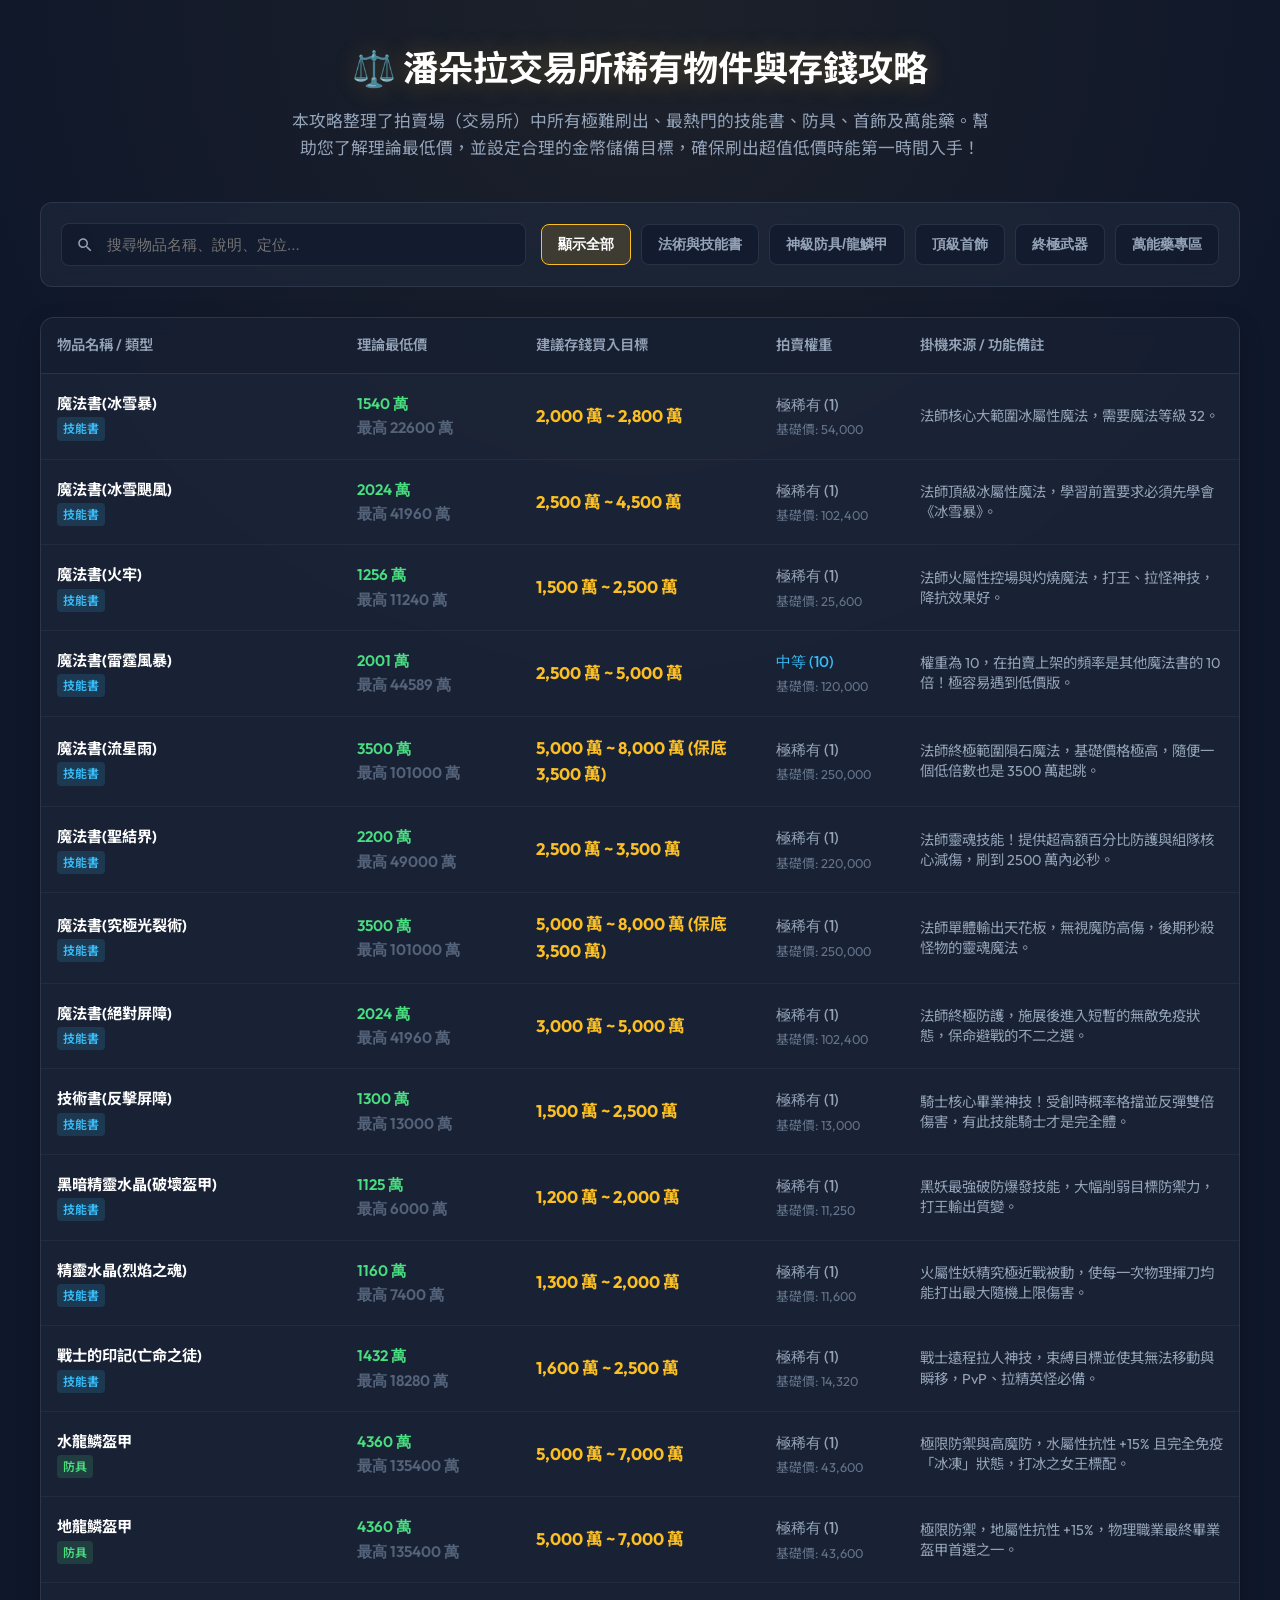
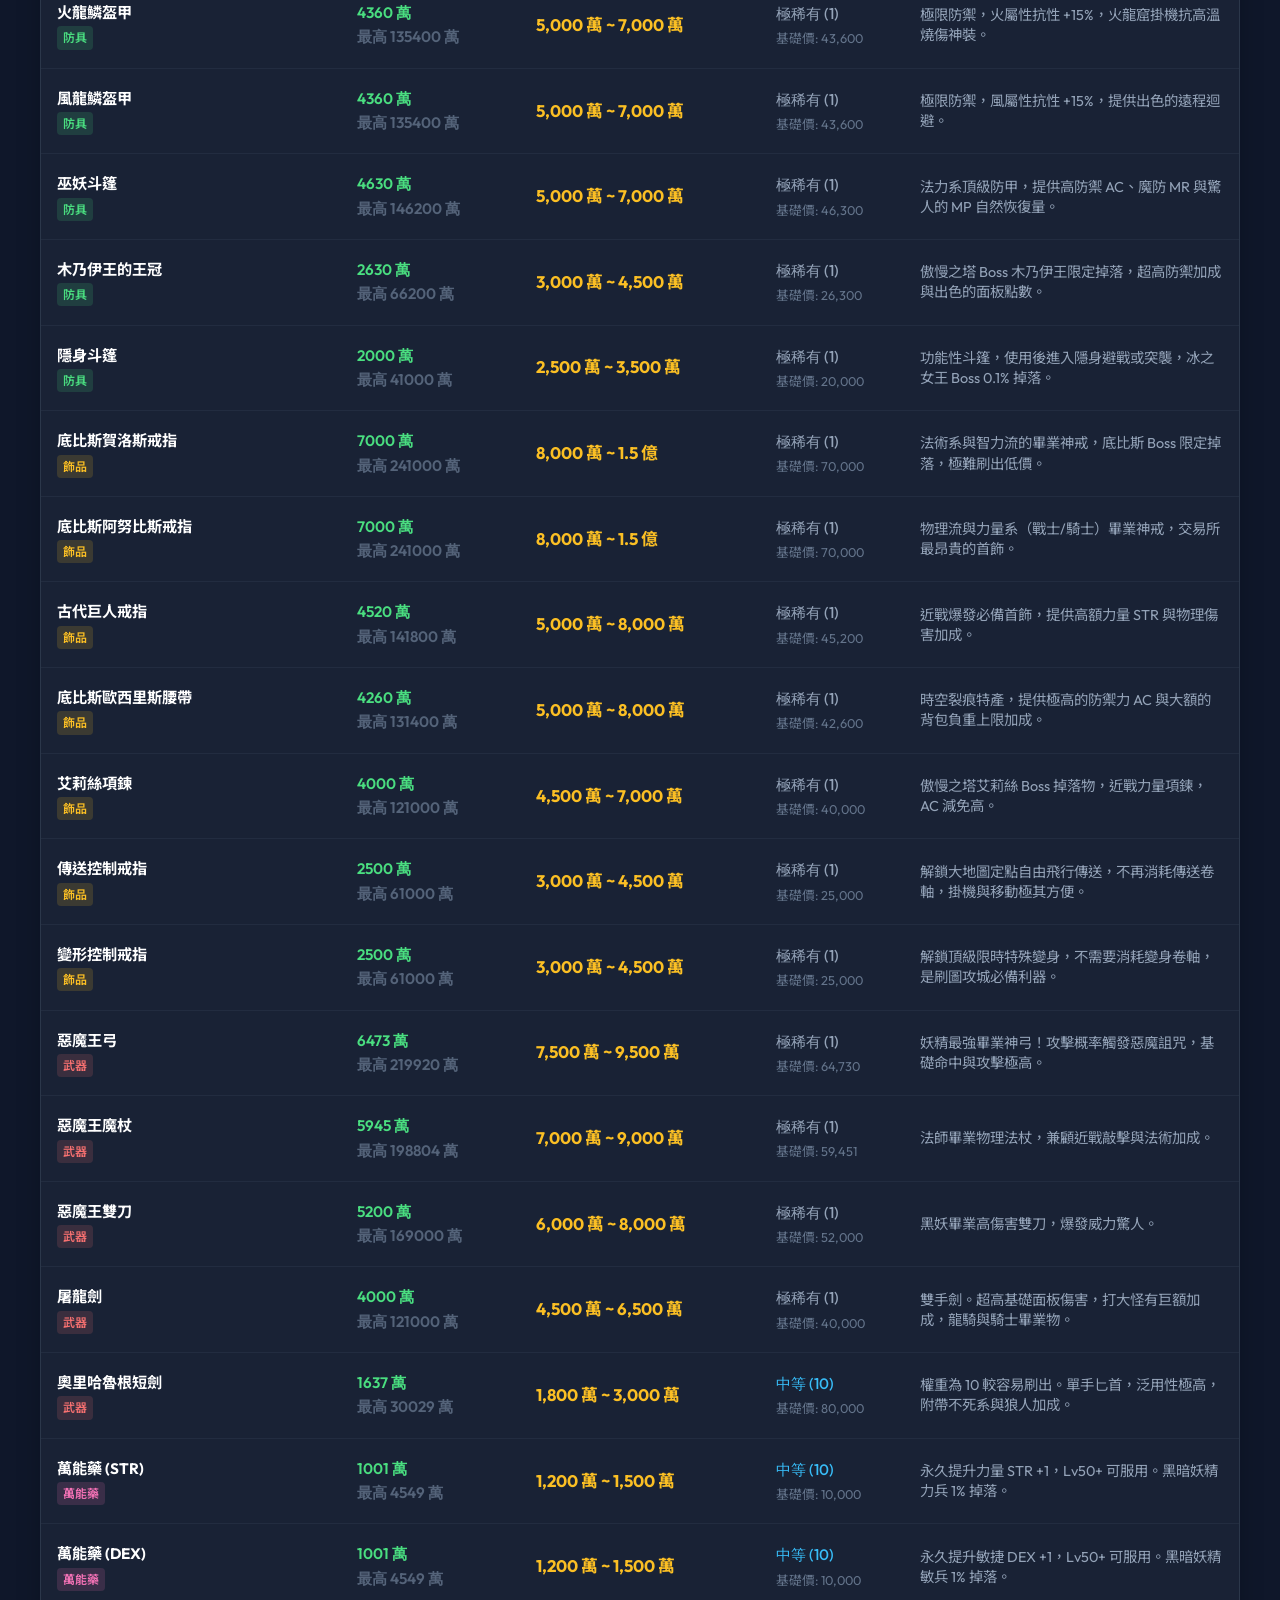
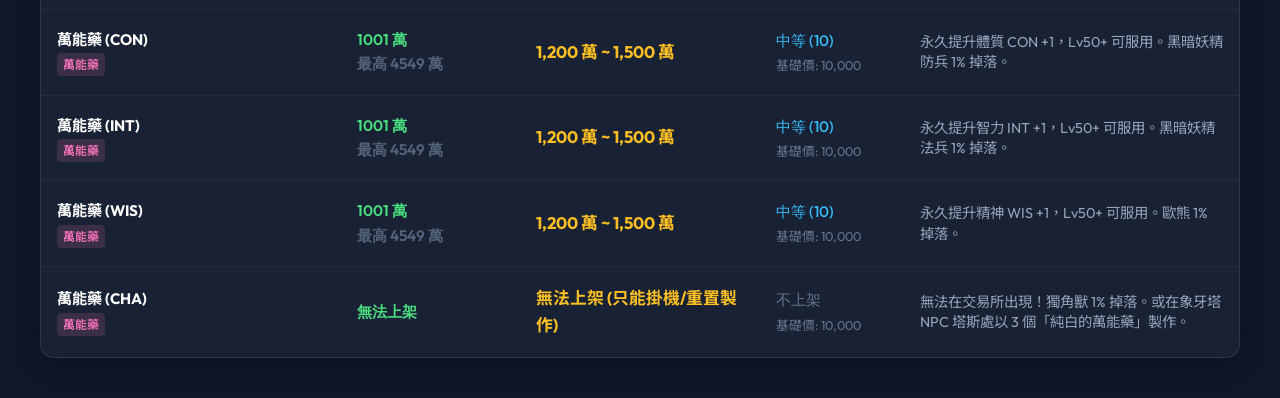
<file: auction_pricing_guide.html>
<!DOCTYPE html>
<html lang="zh-TW">
<head>
    <meta charset="UTF-8">
    <meta name="viewport" content="width=device-width, initial-scale=1.0">
    <title>放置天堂 v3.1.23 交易所稀有熱門物品定價與存錢攻略</title>
    <link href="https://fonts.googleapis.com/css2?family=Outfit:wght@300;400;600;700&family=Noto+Sans+TC:wght@300;400;500;700&display=swap" rel="stylesheet">
    <style>
        :root {
            --bg-color: #0f172a;
            --panel-bg: rgba(30, 41, 59, 0.7);
            --border-color: rgba(71, 85, 105, 0.4);
            --text-color: #f1f5f9;
            --text-secondary: #94a3b8;
            --accent-relic: #38bdf8;
            --accent-gold: #fbbf24;
            --accent-green: #4ade80;
            --accent-disabled: #64748b;
        }

        * {
            box-sizing: border-box;
            margin: 0;
            padding: 0;
        }

        body {
            font-family: 'Outfit', 'Noto Sans TC', sans-serif;
            background-color: var(--bg-color);
            color: var(--text-color);
            line-height: 1.6;
            min-height: 100vh;
            padding: 40px 20px;
            background-image: radial-gradient(circle at center top, rgba(251, 191, 36, 0.06), transparent 700px);
        }

        .container {
            width: 100%;
            max-width: 1200px;
            margin: 0 auto;
        }

        header {
            margin-bottom: 40px;
            text-align: center;
        }

        header h1 {
            font-size: 2.2rem;
            font-weight: 700;
            color: #fff;
            text-shadow: 0 0 25px rgba(251, 191, 36, 0.25);
            margin-bottom: 12px;
            display: flex;
            align-items: center;
            justify-content: center;
            gap: 12px;
        }

        header p {
            color: var(--text-secondary);
            font-size: 1.05rem;
            max-width: 700px;
            margin: 0 auto;
        }

        /* Controls Section */
        .toolbar {
            background-color: var(--panel-bg);
            border: 1px solid var(--border-color);
            border-radius: 12px;
            padding: 20px;
            margin-bottom: 30px;
            backdrop-filter: blur(8px);
            display: flex;
            gap: 15px;
            align-items: center;
            flex-wrap: wrap;
        }

        .search-box {
            position: relative;
            flex-grow: 1;
            min-width: 250px;
        }

        .search-box input {
            width: 100%;
            padding: 12px 20px;
            padding-left: 45px;
            background-color: rgba(15, 23, 42, 0.6);
            border: 1px solid var(--border-color);
            border-radius: 8px;
            color: #fff;
            font-size: 0.95rem;
            outline: none;
            transition: all 0.3s ease;
        }

        .search-box input:focus {
            border-color: var(--accent-gold);
            box-shadow: 0 0 12px rgba(251, 191, 36, 0.2);
        }

        .search-box svg {
            position: absolute;
            left: 15px;
            top: 50%;
            transform: translateY(-50%);
            fill: var(--text-secondary);
            width: 18px;
            height: 18px;
        }

        .filter-tabs {
            display: flex;
            gap: 10px;
            flex-wrap: wrap;
        }

        .tab-btn {
            padding: 10px 16px;
            background-color: rgba(15, 23, 42, 0.6);
            border: 1px solid var(--border-color);
            border-radius: 8px;
            color: var(--text-secondary);
            font-size: 0.9rem;
            font-weight: 600;
            cursor: pointer;
            transition: all 0.2s ease;
        }

        .tab-btn:hover, .tab-btn.active {
            color: #fff;
            background-color: rgba(251, 191, 36, 0.15);
            border-color: var(--accent-gold);
        }

        /* Pricing Table */
        .table-container {
            background-color: var(--panel-bg);
            border: 1px solid var(--border-color);
            border-radius: 14px;
            overflow: hidden;
            backdrop-filter: blur(10px);
            box-shadow: 0 8px 24px rgba(0, 0, 0, 0.2);
        }

        table {
            width: 100%;
            border-collapse: collapse;
            text-align: left;
        }

        th {
            padding: 16px;
            color: var(--text-secondary);
            font-weight: 600;
            font-size: 0.9rem;
            text-transform: uppercase;
            border-bottom: 1px solid var(--border-color);
            background-color: rgba(15, 23, 42, 0.4);
        }

        td {
            padding: 18px 16px;
            border-bottom: 1px solid rgba(71, 85, 105, 0.2);
            font-size: 0.95rem;
            vertical-align: middle;
        }

        tr:last-child td {
            border-bottom: none;
        }

        tr.item-row:hover {
            background-color: rgba(30, 41, 59, 0.3);
        }

        .item-name {
            font-weight: 700;
            color: #fff;
            display: flex;
            align-items: center;
            gap: 8px;
        }

        .category-badge {
            display: inline-block;
            padding: 2px 6px;
            font-size: 0.75rem;
            border-radius: 4px;
            font-weight: 600;
            text-transform: uppercase;
        }

        .category-badge.skills { background-color: rgba(56, 189, 248, 0.15); color: var(--accent-relic); }
        .category-badge.armors { background-color: rgba(74, 222, 128, 0.15); color: var(--accent-green); }
        .category-badge.accessories { background-color: rgba(251, 191, 36, 0.15); color: var(--accent-gold); }
        .category-badge.weapons { background-color: rgba(248, 113, 113, 0.15); color: #f87171; }
        .category-badge.panaceas { background-color: rgba(244, 114, 182, 0.15); color: #f472b6; }

        .price-val {
            font-family: 'Outfit', sans-serif;
            font-weight: 600;
        }

        .price-val.min { color: var(--accent-green); }
        .price-val.max { color: var(--accent-disabled); opacity: 0.8; }
        
        .target-val {
            color: var(--accent-gold);
            font-weight: 700;
            font-size: 1.05rem;
        }

        .weight-val {
            font-family: 'Outfit', sans-serif;
            color: var(--text-secondary);
            font-weight: 500;
        }

        .remarks-text {
            color: var(--text-secondary);
            font-size: 0.9rem;
            line-height: 1.4;
        }
        
        .weight-desc {
            font-size: 0.8rem;
            color: var(--accent-disabled);
            display: block;
            margin-top: 2px;
        }
    </style>
</head>
<body>

    <div class="container">
        <header>
            <h1>⚖️ 潘朵拉交易所稀有物件與存錢攻略</h1>
            <p>本攻略整理了拍賣場（交易所）中所有極難刷出、最熱門的技能書、防具、首飾及萬能藥。幫助您了解理論最低價，並設定合理的金幣儲備目標，確保刷出超值低價時能第一時間入手！</p>
        </header>

        <!-- Controls/Search -->
        <div class="toolbar">
            <div class="search-box">
                <svg viewBox="0 0 24 24">
                    <path d="M15.5 14h-.79l-.28-.27C15.41 12.59 16 11.11 16 9.5 16 5.91 13.09 3 9.5 3S3 5.91 3 9.5 5.91 16 9.5 16c1.61 0 3.09-.59 4.23-1.57l.27.28v.79l5 4.99L20.49 19l-4.99-5zm-6 0C7.01 14 5 11.99 5 9.5S7.01 5 9.5 5 14 7.01 14 9.5 11.99 14 9.5 14z"/>
                </svg>
                <input type="text" id="search-input" placeholder="搜尋物品名稱、說明、定位..." oninput="filterItems()">
            </div>
            
            <div class="filter-tabs">
                <button class="tab-btn active" onclick="switchCategory('all', this)">顯示全部</button>
                <button class="tab-btn" onclick="switchCategory('skills', this)">法術與技能書</button>
                <button class="tab-btn" onclick="switchCategory('armors', this)">神級防具/龍鱗甲</button>
                <button class="tab-btn" onclick="switchCategory('accessories', this)">頂級首飾</button>
                <button class="tab-btn" onclick="switchCategory('weapons', this)">終極武器</button>
                <button class="tab-btn" onclick="switchCategory('panaceas', this)">萬能藥專區</button>
            </div>
        </div>

        <!-- Pricing Table -->
        <div class="table-container">
            <table>
                <thead>
                    <tr>
                        <th style="width: 25%;">物品名稱 / 類型</th>
                        <th style="width: 15%;">理論最低價</th>
                        <th style="width: 20%;">建議存錢買入目標</th>
                        <th style="width: 12%;">拍賣權重</th>
                        <th style="width: 28%;">掛機來源 / 功能備註</th>
                    </tr>
                </thead>
                <tbody id="items-table-body">
                    
    <tr class="item-row" data-name="魔法書(冰雪暴)" data-remarks="法師核心大範圍冰屬性魔法，需要魔法等級 32。" data-category="skills">
        <td>
            <div class="item-name">
                魔法書(冰雪暴)
            </div>
            <span class="category-badge skills">技能書</span>
        </td>
        <td>
            <span class="price-val min">1540 萬</span>
            <br><span class="price-val max">最高 22600 萬</span>
        </td>
        <td>
            <span class="target-val">2,000 萬 ~ 2,800 萬</span>
        </td>
        <td>
            <span class="weight-val">極稀有 (1)</span>
            <span class="weight-desc">基礎價: 54,000</span>
        </td>
        <td class="remarks-text">
            法師核心大範圍冰屬性魔法，需要魔法等級 32。
        </td>
    </tr>
    
    <tr class="item-row" data-name="魔法書(冰雪颶風)" data-remarks="法師頂級冰屬性魔法，學習前置要求必須先學會《冰雪暴》。" data-category="skills">
        <td>
            <div class="item-name">
                魔法書(冰雪颶風)
            </div>
            <span class="category-badge skills">技能書</span>
        </td>
        <td>
            <span class="price-val min">2024 萬</span>
            <br><span class="price-val max">最高 41960 萬</span>
        </td>
        <td>
            <span class="target-val">2,500 萬 ~ 4,500 萬</span>
        </td>
        <td>
            <span class="weight-val">極稀有 (1)</span>
            <span class="weight-desc">基礎價: 102,400</span>
        </td>
        <td class="remarks-text">
            法師頂級冰屬性魔法，學習前置要求必須先學會《冰雪暴》。
        </td>
    </tr>
    
    <tr class="item-row" data-name="魔法書(火牢)" data-remarks="法師火屬性控場與灼燒魔法，打王、拉怪神技，降抗效果好。" data-category="skills">
        <td>
            <div class="item-name">
                魔法書(火牢)
            </div>
            <span class="category-badge skills">技能書</span>
        </td>
        <td>
            <span class="price-val min">1256 萬</span>
            <br><span class="price-val max">最高 11240 萬</span>
        </td>
        <td>
            <span class="target-val">1,500 萬 ~ 2,500 萬</span>
        </td>
        <td>
            <span class="weight-val">極稀有 (1)</span>
            <span class="weight-desc">基礎價: 25,600</span>
        </td>
        <td class="remarks-text">
            法師火屬性控場與灼燒魔法，打王、拉怪神技，降抗效果好。
        </td>
    </tr>
    
    <tr class="item-row" data-name="魔法書(雷霆風暴)" data-remarks="權重為 10，在拍賣上架的頻率是其他魔法書的 10 倍！極容易遇到低價版。" data-category="skills">
        <td>
            <div class="item-name">
                魔法書(雷霆風暴)
            </div>
            <span class="category-badge skills">技能書</span>
        </td>
        <td>
            <span class="price-val min">2001 萬</span>
            <br><span class="price-val max">最高 44589 萬</span>
        </td>
        <td>
            <span class="target-val">2,500 萬 ~ 5,000 萬</span>
        </td>
        <td>
            <span class="weight-val" style="color:var(--accent-relic);">中等 (10)</span>
            <span class="weight-desc">基礎價: 120,000</span>
        </td>
        <td class="remarks-text">
            權重為 10，在拍賣上架的頻率是其他魔法書的 10 倍！極容易遇到低價版。
        </td>
    </tr>
    
    <tr class="item-row" data-name="魔法書(流星雨)" data-remarks="法師終極範圍隕石魔法，基礎價格極高，隨便一個低倍數也是 3500 萬起跳。" data-category="skills">
        <td>
            <div class="item-name">
                魔法書(流星雨)
            </div>
            <span class="category-badge skills">技能書</span>
        </td>
        <td>
            <span class="price-val min">3500 萬</span>
            <br><span class="price-val max">最高 101000 萬</span>
        </td>
        <td>
            <span class="target-val">5,000 萬 ~ 8,000 萬 (保底 3,500 萬)</span>
        </td>
        <td>
            <span class="weight-val">極稀有 (1)</span>
            <span class="weight-desc">基礎價: 250,000</span>
        </td>
        <td class="remarks-text">
            法師終極範圍隕石魔法，基礎價格極高，隨便一個低倍數也是 3500 萬起跳。
        </td>
    </tr>
    
    <tr class="item-row" data-name="魔法書(聖結界)" data-remarks="法師靈魂技能！提供超高額百分比防護與組隊核心減傷，刷到 2500 萬內必秒。" data-category="skills">
        <td>
            <div class="item-name">
                魔法書(聖結界)
            </div>
            <span class="category-badge skills">技能書</span>
        </td>
        <td>
            <span class="price-val min">2200 萬</span>
            <br><span class="price-val max">最高 49000 萬</span>
        </td>
        <td>
            <span class="target-val">2,500 萬 ~ 3,500 萬</span>
        </td>
        <td>
            <span class="weight-val">極稀有 (1)</span>
            <span class="weight-desc">基礎價: 220,000</span>
        </td>
        <td class="remarks-text">
            法師靈魂技能！提供超高額百分比防護與組隊核心減傷，刷到 2500 萬內必秒。
        </td>
    </tr>
    
    <tr class="item-row" data-name="魔法書(究極光裂術)" data-remarks="法師單體輸出天花板，無視魔防高傷，後期秒殺怪物的靈魂魔法。" data-category="skills">
        <td>
            <div class="item-name">
                魔法書(究極光裂術)
            </div>
            <span class="category-badge skills">技能書</span>
        </td>
        <td>
            <span class="price-val min">3500 萬</span>
            <br><span class="price-val max">最高 101000 萬</span>
        </td>
        <td>
            <span class="target-val">5,000 萬 ~ 8,000 萬 (保底 3,500 萬)</span>
        </td>
        <td>
            <span class="weight-val">極稀有 (1)</span>
            <span class="weight-desc">基礎價: 250,000</span>
        </td>
        <td class="remarks-text">
            法師單體輸出天花板，無視魔防高傷，後期秒殺怪物的靈魂魔法。
        </td>
    </tr>
    
    <tr class="item-row" data-name="魔法書(絕對屏障)" data-remarks="法師終極防護，施展後進入短暫的無敵免疫狀態，保命避戰的不二之選。" data-category="skills">
        <td>
            <div class="item-name">
                魔法書(絕對屏障)
            </div>
            <span class="category-badge skills">技能書</span>
        </td>
        <td>
            <span class="price-val min">2024 萬</span>
            <br><span class="price-val max">最高 41960 萬</span>
        </td>
        <td>
            <span class="target-val">3,000 萬 ~ 5,000 萬</span>
        </td>
        <td>
            <span class="weight-val">極稀有 (1)</span>
            <span class="weight-desc">基礎價: 102,400</span>
        </td>
        <td class="remarks-text">
            法師終極防護，施展後進入短暫的無敵免疫狀態，保命避戰的不二之選。
        </td>
    </tr>
    
    <tr class="item-row" data-name="技術書(反擊屏障)" data-remarks="騎士核心畢業神技！受創時概率格擋並反彈雙倍傷害，有此技能騎士才是完全體。" data-category="skills">
        <td>
            <div class="item-name">
                技術書(反擊屏障)
            </div>
            <span class="category-badge skills">技能書</span>
        </td>
        <td>
            <span class="price-val min">1300 萬</span>
            <br><span class="price-val max">最高 13000 萬</span>
        </td>
        <td>
            <span class="target-val">1,500 萬 ~ 2,500 萬</span>
        </td>
        <td>
            <span class="weight-val">極稀有 (1)</span>
            <span class="weight-desc">基礎價: 13,000</span>
        </td>
        <td class="remarks-text">
            騎士核心畢業神技！受創時概率格擋並反彈雙倍傷害，有此技能騎士才是完全體。
        </td>
    </tr>
    
    <tr class="item-row" data-name="黑暗精靈水晶(破壞盔甲)" data-remarks="黑妖最強破防爆發技能，大幅削弱目標防禦力，打王輸出質變。" data-category="skills">
        <td>
            <div class="item-name">
                黑暗精靈水晶(破壞盔甲)
            </div>
            <span class="category-badge skills">技能書</span>
        </td>
        <td>
            <span class="price-val min">1125 萬</span>
            <br><span class="price-val max">最高 6000 萬</span>
        </td>
        <td>
            <span class="target-val">1,200 萬 ~ 2,000 萬</span>
        </td>
        <td>
            <span class="weight-val">極稀有 (1)</span>
            <span class="weight-desc">基礎價: 11,250</span>
        </td>
        <td class="remarks-text">
            黑妖最強破防爆發技能，大幅削弱目標防禦力，打王輸出質變。
        </td>
    </tr>
    
    <tr class="item-row" data-name="精靈水晶(烈焰之魂)" data-remarks="火屬性妖精究極近戰被動，使每一次物理揮刀均能打出最大隨機上限傷害。" data-category="skills">
        <td>
            <div class="item-name">
                精靈水晶(烈焰之魂)
            </div>
            <span class="category-badge skills">技能書</span>
        </td>
        <td>
            <span class="price-val min">1160 萬</span>
            <br><span class="price-val max">最高 7400 萬</span>
        </td>
        <td>
            <span class="target-val">1,300 萬 ~ 2,000 萬</span>
        </td>
        <td>
            <span class="weight-val">極稀有 (1)</span>
            <span class="weight-desc">基礎價: 11,600</span>
        </td>
        <td class="remarks-text">
            火屬性妖精究極近戰被動，使每一次物理揮刀均能打出最大隨機上限傷害。
        </td>
    </tr>
    
    <tr class="item-row" data-name="戰士的印記(亡命之徒)" data-remarks="戰士遠程拉人神技，束縛目標並使其無法移動與瞬移，PvP、拉精英怪必備。" data-category="skills">
        <td>
            <div class="item-name">
                戰士的印記(亡命之徒)
            </div>
            <span class="category-badge skills">技能書</span>
        </td>
        <td>
            <span class="price-val min">1432 萬</span>
            <br><span class="price-val max">最高 18280 萬</span>
        </td>
        <td>
            <span class="target-val">1,600 萬 ~ 2,500 萬</span>
        </td>
        <td>
            <span class="weight-val">極稀有 (1)</span>
            <span class="weight-desc">基礎價: 14,320</span>
        </td>
        <td class="remarks-text">
            戰士遠程拉人神技，束縛目標並使其無法移動與瞬移，PvP、拉精英怪必備。
        </td>
    </tr>
    
    <tr class="item-row" data-name="水龍鱗盔甲" data-remarks="極限防禦與高魔防，水屬性抗性 +15% 且完全免疫「冰凍」狀態，打冰之女王標配。" data-category="armors">
        <td>
            <div class="item-name">
                水龍鱗盔甲
            </div>
            <span class="category-badge armors">防具</span>
        </td>
        <td>
            <span class="price-val min">4360 萬</span>
            <br><span class="price-val max">最高 135400 萬</span>
        </td>
        <td>
            <span class="target-val">5,000 萬 ~ 7,000 萬</span>
        </td>
        <td>
            <span class="weight-val">極稀有 (1)</span>
            <span class="weight-desc">基礎價: 43,600</span>
        </td>
        <td class="remarks-text">
            極限防禦與高魔防，水屬性抗性 +15% 且完全免疫「冰凍」狀態，打冰之女王標配。
        </td>
    </tr>
    
    <tr class="item-row" data-name="地龍鱗盔甲" data-remarks="極限防禦，地屬性抗性 +15%，物理職業最終畢業盔甲首選之一。" data-category="armors">
        <td>
            <div class="item-name">
                地龍鱗盔甲
            </div>
            <span class="category-badge armors">防具</span>
        </td>
        <td>
            <span class="price-val min">4360 萬</span>
            <br><span class="price-val max">最高 135400 萬</span>
        </td>
        <td>
            <span class="target-val">5,000 萬 ~ 7,000 萬</span>
        </td>
        <td>
            <span class="weight-val">極稀有 (1)</span>
            <span class="weight-desc">基礎價: 43,600</span>
        </td>
        <td class="remarks-text">
            極限防禦，地屬性抗性 +15%，物理職業最終畢業盔甲首選之一。
        </td>
    </tr>
    
    <tr class="item-row" data-name="火龍鱗盔甲" data-remarks="極限防禦，火屬性抗性 +15%，火龍窟掛機抗高溫燒傷神裝。" data-category="armors">
        <td>
            <div class="item-name">
                火龍鱗盔甲
            </div>
            <span class="category-badge armors">防具</span>
        </td>
        <td>
            <span class="price-val min">4360 萬</span>
            <br><span class="price-val max">最高 135400 萬</span>
        </td>
        <td>
            <span class="target-val">5,000 萬 ~ 7,000 萬</span>
        </td>
        <td>
            <span class="weight-val">極稀有 (1)</span>
            <span class="weight-desc">基礎價: 43,600</span>
        </td>
        <td class="remarks-text">
            極限防禦，火屬性抗性 +15%，火龍窟掛機抗高溫燒傷神裝。
        </td>
    </tr>
    
    <tr class="item-row" data-name="風龍鱗盔甲" data-remarks="極限防禦，風屬性抗性 +15%，提供出色的遠程迴避。" data-category="armors">
        <td>
            <div class="item-name">
                風龍鱗盔甲
            </div>
            <span class="category-badge armors">防具</span>
        </td>
        <td>
            <span class="price-val min">4360 萬</span>
            <br><span class="price-val max">最高 135400 萬</span>
        </td>
        <td>
            <span class="target-val">5,000 萬 ~ 7,000 萬</span>
        </td>
        <td>
            <span class="weight-val">極稀有 (1)</span>
            <span class="weight-desc">基礎價: 43,600</span>
        </td>
        <td class="remarks-text">
            極限防禦，風屬性抗性 +15%，提供出色的遠程迴避。
        </td>
    </tr>
    
    <tr class="item-row" data-name="巫妖斗篷" data-remarks="法力系頂級防甲，提供高防禦 AC、魔防 MR 與驚人的 MP 自然恢復量。" data-category="armors">
        <td>
            <div class="item-name">
                巫妖斗篷
            </div>
            <span class="category-badge armors">防具</span>
        </td>
        <td>
            <span class="price-val min">4630 萬</span>
            <br><span class="price-val max">最高 146200 萬</span>
        </td>
        <td>
            <span class="target-val">5,000 萬 ~ 7,000 萬</span>
        </td>
        <td>
            <span class="weight-val">極稀有 (1)</span>
            <span class="weight-desc">基礎價: 46,300</span>
        </td>
        <td class="remarks-text">
            法力系頂級防甲，提供高防禦 AC、魔防 MR 與驚人的 MP 自然恢復量。
        </td>
    </tr>
    
    <tr class="item-row" data-name="木乃伊王的王冠" data-remarks="傲慢之塔 Boss 木乃伊王限定掉落，超高防禦加成與出色的面板點數。" data-category="armors">
        <td>
            <div class="item-name">
                木乃伊王的王冠
            </div>
            <span class="category-badge armors">防具</span>
        </td>
        <td>
            <span class="price-val min">2630 萬</span>
            <br><span class="price-val max">最高 66200 萬</span>
        </td>
        <td>
            <span class="target-val">3,000 萬 ~ 4,500 萬</span>
        </td>
        <td>
            <span class="weight-val">極稀有 (1)</span>
            <span class="weight-desc">基礎價: 26,300</span>
        </td>
        <td class="remarks-text">
            傲慢之塔 Boss 木乃伊王限定掉落，超高防禦加成與出色的面板點數。
        </td>
    </tr>
    
    <tr class="item-row" data-name="隱身斗篷" data-remarks="功能性斗篷，使用後進入隱身避戰或突襲，冰之女王 Boss 0.1% 掉落。" data-category="armors">
        <td>
            <div class="item-name">
                隱身斗篷
            </div>
            <span class="category-badge armors">防具</span>
        </td>
        <td>
            <span class="price-val min">2000 萬</span>
            <br><span class="price-val max">最高 41000 萬</span>
        </td>
        <td>
            <span class="target-val">2,500 萬 ~ 3,500 萬</span>
        </td>
        <td>
            <span class="weight-val">極稀有 (1)</span>
            <span class="weight-desc">基礎價: 20,000</span>
        </td>
        <td class="remarks-text">
            功能性斗篷，使用後進入隱身避戰或突襲，冰之女王 Boss 0.1% 掉落。
        </td>
    </tr>
    
    <tr class="item-row" data-name="底比斯賀洛斯戒指" data-remarks="法術系與智力流的畢業神戒，底比斯 Boss 限定掉落，極難刷出低價。" data-category="accessories">
        <td>
            <div class="item-name">
                底比斯賀洛斯戒指
            </div>
            <span class="category-badge accessories">飾品</span>
        </td>
        <td>
            <span class="price-val min">7000 萬</span>
            <br><span class="price-val max">最高 241000 萬</span>
        </td>
        <td>
            <span class="target-val">8,000 萬 ~ 1.5 億</span>
        </td>
        <td>
            <span class="weight-val">極稀有 (1)</span>
            <span class="weight-desc">基礎價: 70,000</span>
        </td>
        <td class="remarks-text">
            法術系與智力流的畢業神戒，底比斯 Boss 限定掉落，極難刷出低價。
        </td>
    </tr>
    
    <tr class="item-row" data-name="底比斯阿努比斯戒指" data-remarks="物理流與力量系（戰士/騎士）畢業神戒，交易所最昂貴的首飾。" data-category="accessories">
        <td>
            <div class="item-name">
                底比斯阿努比斯戒指
            </div>
            <span class="category-badge accessories">飾品</span>
        </td>
        <td>
            <span class="price-val min">7000 萬</span>
            <br><span class="price-val max">最高 241000 萬</span>
        </td>
        <td>
            <span class="target-val">8,000 萬 ~ 1.5 億</span>
        </td>
        <td>
            <span class="weight-val">極稀有 (1)</span>
            <span class="weight-desc">基礎價: 70,000</span>
        </td>
        <td class="remarks-text">
            物理流與力量系（戰士/騎士）畢業神戒，交易所最昂貴的首飾。
        </td>
    </tr>
    
    <tr class="item-row" data-name="古代巨人戒指" data-remarks="近戰爆發必備首飾，提供高額力量 STR 與物理傷害加成。" data-category="accessories">
        <td>
            <div class="item-name">
                古代巨人戒指
            </div>
            <span class="category-badge accessories">飾品</span>
        </td>
        <td>
            <span class="price-val min">4520 萬</span>
            <br><span class="price-val max">最高 141800 萬</span>
        </td>
        <td>
            <span class="target-val">5,000 萬 ~ 8,000 萬</span>
        </td>
        <td>
            <span class="weight-val">極稀有 (1)</span>
            <span class="weight-desc">基礎價: 45,200</span>
        </td>
        <td class="remarks-text">
            近戰爆發必備首飾，提供高額力量 STR 與物理傷害加成。
        </td>
    </tr>
    
    <tr class="item-row" data-name="底比斯歐西里斯腰帶" data-remarks="時空裂痕特產，提供極高的防禦力 AC 與大額的背包負重上限加成。" data-category="accessories">
        <td>
            <div class="item-name">
                底比斯歐西里斯腰帶
            </div>
            <span class="category-badge accessories">飾品</span>
        </td>
        <td>
            <span class="price-val min">4260 萬</span>
            <br><span class="price-val max">最高 131400 萬</span>
        </td>
        <td>
            <span class="target-val">5,000 萬 ~ 8,000 萬</span>
        </td>
        <td>
            <span class="weight-val">極稀有 (1)</span>
            <span class="weight-desc">基礎價: 42,600</span>
        </td>
        <td class="remarks-text">
            時空裂痕特產，提供極高的防禦力 AC 與大額的背包負重上限加成。
        </td>
    </tr>
    
    <tr class="item-row" data-name="艾莉絲項鍊" data-remarks="傲慢之塔艾莉絲 Boss 掉落物，近戰力量項鍊，AC 減免高。" data-category="accessories">
        <td>
            <div class="item-name">
                艾莉絲項鍊
            </div>
            <span class="category-badge accessories">飾品</span>
        </td>
        <td>
            <span class="price-val min">4000 萬</span>
            <br><span class="price-val max">最高 121000 萬</span>
        </td>
        <td>
            <span class="target-val">4,500 萬 ~ 7,000 萬</span>
        </td>
        <td>
            <span class="weight-val">極稀有 (1)</span>
            <span class="weight-desc">基礎價: 40,000</span>
        </td>
        <td class="remarks-text">
            傲慢之塔艾莉絲 Boss 掉落物，近戰力量項鍊，AC 減免高。
        </td>
    </tr>
    
    <tr class="item-row" data-name="傳送控制戒指" data-remarks="解鎖大地圖定點自由飛行傳送，不再消耗傳送卷軸，掛機與移動極其方便。" data-category="accessories">
        <td>
            <div class="item-name">
                傳送控制戒指
            </div>
            <span class="category-badge accessories">飾品</span>
        </td>
        <td>
            <span class="price-val min">2500 萬</span>
            <br><span class="price-val max">最高 61000 萬</span>
        </td>
        <td>
            <span class="target-val">3,000 萬 ~ 4,500 萬</span>
        </td>
        <td>
            <span class="weight-val">極稀有 (1)</span>
            <span class="weight-desc">基礎價: 25,000</span>
        </td>
        <td class="remarks-text">
            解鎖大地圖定點自由飛行傳送，不再消耗傳送卷軸，掛機與移動極其方便。
        </td>
    </tr>
    
    <tr class="item-row" data-name="變形控制戒指" data-remarks="解鎖頂級限時特殊變身，不需要消耗變身卷軸，是刷圖攻城必備利器。" data-category="accessories">
        <td>
            <div class="item-name">
                變形控制戒指
            </div>
            <span class="category-badge accessories">飾品</span>
        </td>
        <td>
            <span class="price-val min">2500 萬</span>
            <br><span class="price-val max">最高 61000 萬</span>
        </td>
        <td>
            <span class="target-val">3,000 萬 ~ 4,500 萬</span>
        </td>
        <td>
            <span class="weight-val">極稀有 (1)</span>
            <span class="weight-desc">基礎價: 25,000</span>
        </td>
        <td class="remarks-text">
            解鎖頂級限時特殊變身，不需要消耗變身卷軸，是刷圖攻城必備利器。
        </td>
    </tr>
    
    <tr class="item-row" data-name="惡魔王弓" data-remarks="妖精最強畢業神弓！攻擊概率觸發惡魔詛咒，基礎命中與攻擊極高。" data-category="weapons">
        <td>
            <div class="item-name">
                惡魔王弓
            </div>
            <span class="category-badge weapons">武器</span>
        </td>
        <td>
            <span class="price-val min">6473 萬</span>
            <br><span class="price-val max">最高 219920 萬</span>
        </td>
        <td>
            <span class="target-val">7,500 萬 ~ 9,500 萬</span>
        </td>
        <td>
            <span class="weight-val">極稀有 (1)</span>
            <span class="weight-desc">基礎價: 64,730</span>
        </td>
        <td class="remarks-text">
            妖精最強畢業神弓！攻擊概率觸發惡魔詛咒，基礎命中與攻擊極高。
        </td>
    </tr>
    
    <tr class="item-row" data-name="惡魔王魔杖" data-remarks="法師畢業物理法杖，兼顧近戰敲擊與法術加成。" data-category="weapons">
        <td>
            <div class="item-name">
                惡魔王魔杖
            </div>
            <span class="category-badge weapons">武器</span>
        </td>
        <td>
            <span class="price-val min">5945 萬</span>
            <br><span class="price-val max">最高 198804 萬</span>
        </td>
        <td>
            <span class="target-val">7,000 萬 ~ 9,000 萬</span>
        </td>
        <td>
            <span class="weight-val">極稀有 (1)</span>
            <span class="weight-desc">基礎價: 59,451</span>
        </td>
        <td class="remarks-text">
            法師畢業物理法杖，兼顧近戰敲擊與法術加成。
        </td>
    </tr>
    
    <tr class="item-row" data-name="惡魔王雙刀" data-remarks="黑妖畢業高傷害雙刀，爆發威力驚人。" data-category="weapons">
        <td>
            <div class="item-name">
                惡魔王雙刀
            </div>
            <span class="category-badge weapons">武器</span>
        </td>
        <td>
            <span class="price-val min">5200 萬</span>
            <br><span class="price-val max">最高 169000 萬</span>
        </td>
        <td>
            <span class="target-val">6,000 萬 ~ 8,000 萬</span>
        </td>
        <td>
            <span class="weight-val">極稀有 (1)</span>
            <span class="weight-desc">基礎價: 52,000</span>
        </td>
        <td class="remarks-text">
            黑妖畢業高傷害雙刀，爆發威力驚人。
        </td>
    </tr>
    
    <tr class="item-row" data-name="屠龍劍" data-remarks="雙手劍。超高基礎面板傷害，打大怪有巨額加成，龍騎與騎士畢業物。" data-category="weapons">
        <td>
            <div class="item-name">
                屠龍劍
            </div>
            <span class="category-badge weapons">武器</span>
        </td>
        <td>
            <span class="price-val min">4000 萬</span>
            <br><span class="price-val max">最高 121000 萬</span>
        </td>
        <td>
            <span class="target-val">4,500 萬 ~ 6,500 萬</span>
        </td>
        <td>
            <span class="weight-val">極稀有 (1)</span>
            <span class="weight-desc">基礎價: 40,000</span>
        </td>
        <td class="remarks-text">
            雙手劍。超高基礎面板傷害，打大怪有巨額加成，龍騎與騎士畢業物。
        </td>
    </tr>
    
    <tr class="item-row" data-name="奧里哈魯根短劍" data-remarks="權重為 10 較容易刷出。單手匕首，泛用性極高，附帶不死系與狼人加成。" data-category="weapons">
        <td>
            <div class="item-name">
                奧里哈魯根短劍
            </div>
            <span class="category-badge weapons">武器</span>
        </td>
        <td>
            <span class="price-val min">1637 萬</span>
            <br><span class="price-val max">最高 30029 萬</span>
        </td>
        <td>
            <span class="target-val">1,800 萬 ~ 3,000 萬</span>
        </td>
        <td>
            <span class="weight-val" style="color:var(--accent-relic);">中等 (10)</span>
            <span class="weight-desc">基礎價: 80,000</span>
        </td>
        <td class="remarks-text">
            權重為 10 較容易刷出。單手匕首，泛用性極高，附帶不死系與狼人加成。
        </td>
    </tr>
    
    <tr class="item-row" data-name="萬能藥 (STR)" data-remarks="永久提升力量 STR +1，Lv50+ 可服用。黑暗妖精力兵 1% 掉落。" data-category="panaceas">
        <td>
            <div class="item-name">
                萬能藥 (STR)
            </div>
            <span class="category-badge panaceas">萬能藥</span>
        </td>
        <td>
            <span class="price-val min">1001 萬</span>
            <br><span class="price-val max">最高 4549 萬</span>
        </td>
        <td>
            <span class="target-val">1,200 萬 ~ 1,500 萬</span>
        </td>
        <td>
            <span class="weight-val" style="color:var(--accent-relic);">中等 (10)</span>
            <span class="weight-desc">基礎價: 10,000</span>
        </td>
        <td class="remarks-text">
            永久提升力量 STR +1，Lv50+ 可服用。黑暗妖精力兵 1% 掉落。
        </td>
    </tr>
    
    <tr class="item-row" data-name="萬能藥 (DEX)" data-remarks="永久提升敏捷 DEX +1，Lv50+ 可服用。黑暗妖精敏兵 1% 掉落。" data-category="panaceas">
        <td>
            <div class="item-name">
                萬能藥 (DEX)
            </div>
            <span class="category-badge panaceas">萬能藥</span>
        </td>
        <td>
            <span class="price-val min">1001 萬</span>
            <br><span class="price-val max">最高 4549 萬</span>
        </td>
        <td>
            <span class="target-val">1,200 萬 ~ 1,500 萬</span>
        </td>
        <td>
            <span class="weight-val" style="color:var(--accent-relic);">中等 (10)</span>
            <span class="weight-desc">基礎價: 10,000</span>
        </td>
        <td class="remarks-text">
            永久提升敏捷 DEX +1，Lv50+ 可服用。黑暗妖精敏兵 1% 掉落。
        </td>
    </tr>
    
    <tr class="item-row" data-name="萬能藥 (CON)" data-remarks="永久提升體質 CON +1，Lv50+ 可服用。黑暗妖精防兵 1% 掉落。" data-category="panaceas">
        <td>
            <div class="item-name">
                萬能藥 (CON)
            </div>
            <span class="category-badge panaceas">萬能藥</span>
        </td>
        <td>
            <span class="price-val min">1001 萬</span>
            <br><span class="price-val max">最高 4549 萬</span>
        </td>
        <td>
            <span class="target-val">1,200 萬 ~ 1,500 萬</span>
        </td>
        <td>
            <span class="weight-val" style="color:var(--accent-relic);">中等 (10)</span>
            <span class="weight-desc">基礎價: 10,000</span>
        </td>
        <td class="remarks-text">
            永久提升體質 CON +1，Lv50+ 可服用。黑暗妖精防兵 1% 掉落。
        </td>
    </tr>
    
    <tr class="item-row" data-name="萬能藥 (INT)" data-remarks="永久提升智力 INT +1，Lv50+ 可服用。黑暗妖精法兵 1% 掉落。" data-category="panaceas">
        <td>
            <div class="item-name">
                萬能藥 (INT)
            </div>
            <span class="category-badge panaceas">萬能藥</span>
        </td>
        <td>
            <span class="price-val min">1001 萬</span>
            <br><span class="price-val max">最高 4549 萬</span>
        </td>
        <td>
            <span class="target-val">1,200 萬 ~ 1,500 萬</span>
        </td>
        <td>
            <span class="weight-val" style="color:var(--accent-relic);">中等 (10)</span>
            <span class="weight-desc">基礎價: 10,000</span>
        </td>
        <td class="remarks-text">
            永久提升智力 INT +1，Lv50+ 可服用。黑暗妖精法兵 1% 掉落。
        </td>
    </tr>
    
    <tr class="item-row" data-name="萬能藥 (WIS)" data-remarks="永久提升精神 WIS +1，Lv50+ 可服用。歐熊 1% 掉落。" data-category="panaceas">
        <td>
            <div class="item-name">
                萬能藥 (WIS)
            </div>
            <span class="category-badge panaceas">萬能藥</span>
        </td>
        <td>
            <span class="price-val min">1001 萬</span>
            <br><span class="price-val max">最高 4549 萬</span>
        </td>
        <td>
            <span class="target-val">1,200 萬 ~ 1,500 萬</span>
        </td>
        <td>
            <span class="weight-val" style="color:var(--accent-relic);">中等 (10)</span>
            <span class="weight-desc">基礎價: 10,000</span>
        </td>
        <td class="remarks-text">
            永久提升精神 WIS +1，Lv50+ 可服用。歐熊 1% 掉落。
        </td>
    </tr>
    
    <tr class="item-row" data-name="萬能藥 (CHA)" data-remarks="無法在交易所出現！獨角獸 1% 掉落。或在象牙塔 NPC 塔斯處以 3 個「純白的萬能藥」製作。" data-category="panaceas">
        <td>
            <div class="item-name">
                萬能藥 (CHA)
            </div>
            <span class="category-badge panaceas">萬能藥</span>
        </td>
        <td>
            <span class="price-val min">無法上架</span>
            
        </td>
        <td>
            <span class="target-val">無法上架 (只能掛機/重置製作)</span>
        </td>
        <td>
            <span class="weight-val" style="color:var(--accent-disabled);">不上架</span>
            <span class="weight-desc">基礎價: 10,000</span>
        </td>
        <td class="remarks-text">
            無法在交易所出現！獨角獸 1% 掉落。或在象牙塔 NPC 塔斯處以 3 個「純白的萬能藥」製作。
        </td>
    </tr>
    
                </tbody>
            </table>
        </div>
    </div>

    <script>
        let currentCategory = 'all';

        function switchCategory(cat, btn) {
            currentCategory = cat;
            document.querySelectorAll('.tab-btn').forEach(b => b.classList.remove('active'));
            btn.classList.add('active');
            filterItems();
        }

        function filterItems() {
            let q = document.getElementById('search-input').value.toLowerCase().trim();
            let rows = document.querySelectorAll('.item-row');
            
            rows.forEach(r => {
                let name = r.dataset.name.toLowerCase();
                let remarks = r.dataset.remarks.toLowerCase();
                let cat = r.dataset.category;
                
                let matchesQuery = name.includes(q) || remarks.includes(q);
                let matchesCategory = currentCategory === 'all' || cat === currentCategory;
                
                if (matchesQuery && matchesCategory) {
                    r.style.display = '';
                } else {
                    r.style.display = 'none';
                }
            });
        }
    </script>
</body>
</html>
</file>
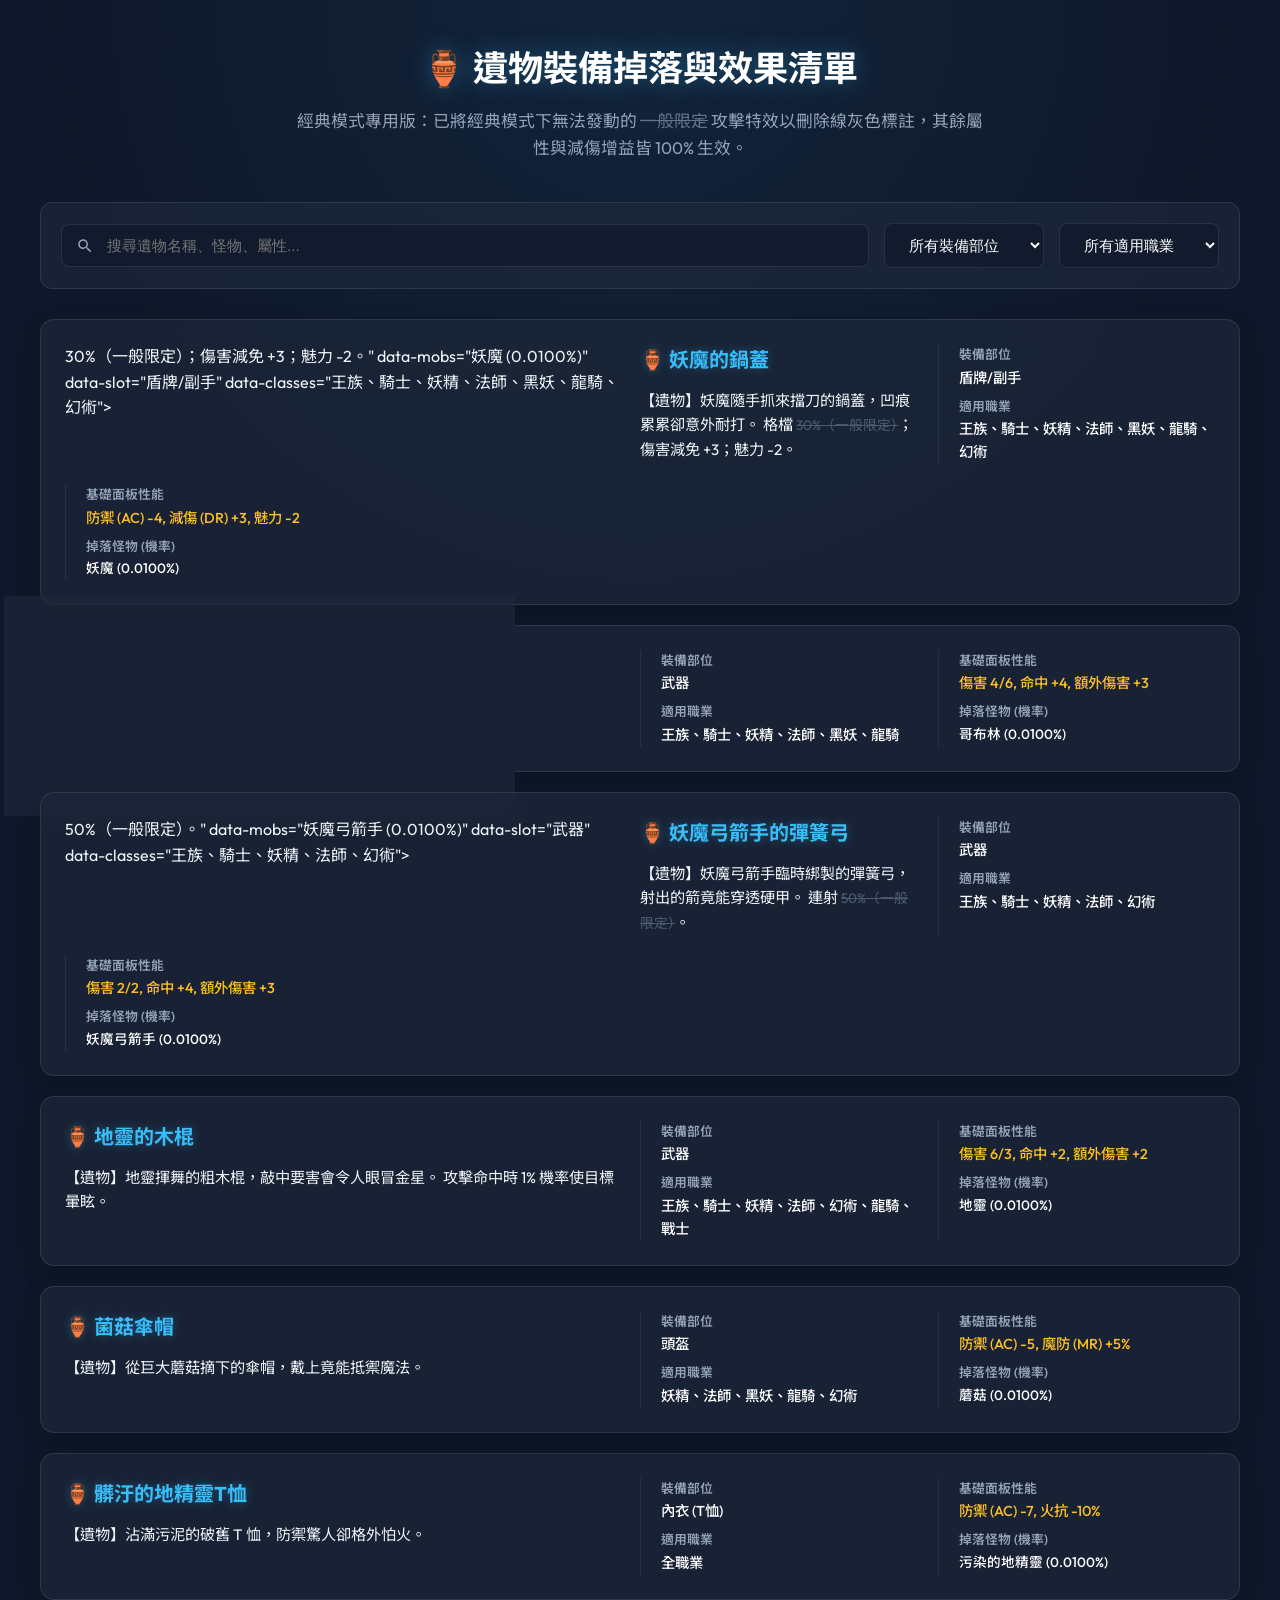
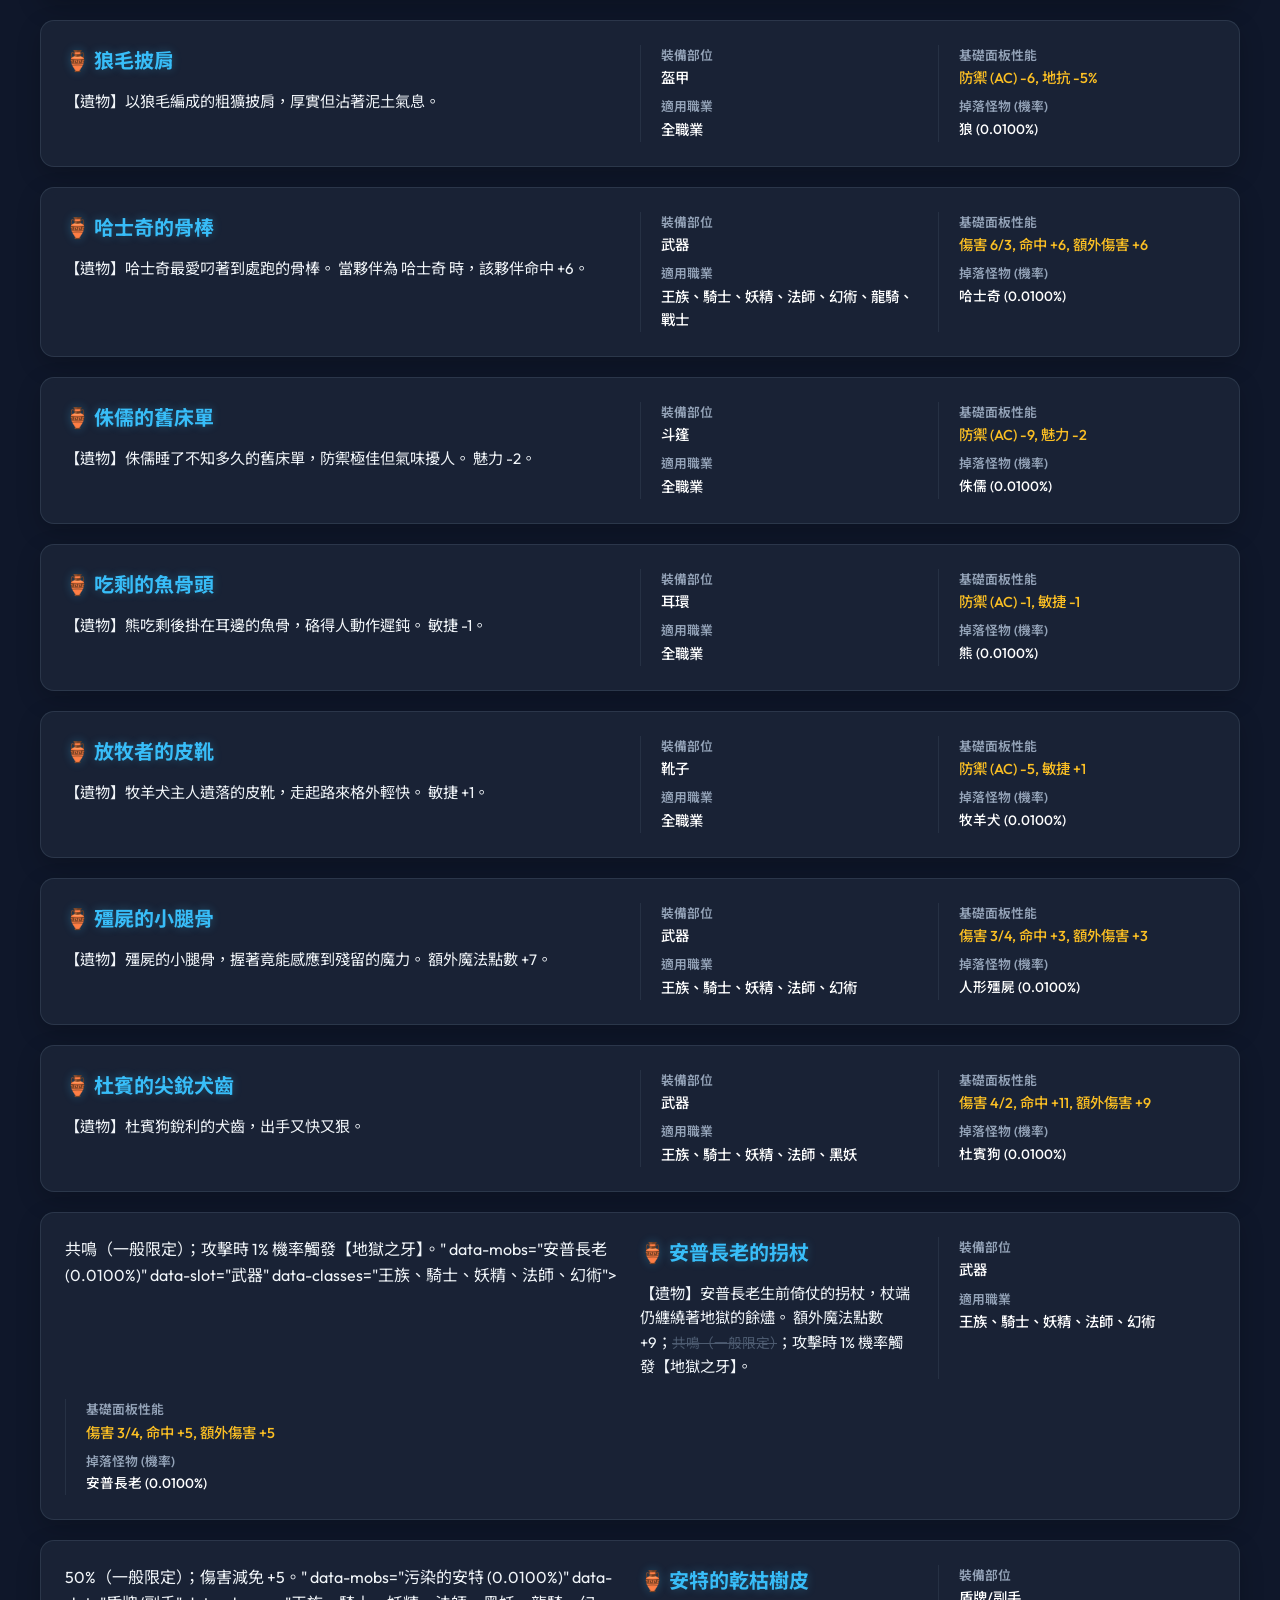
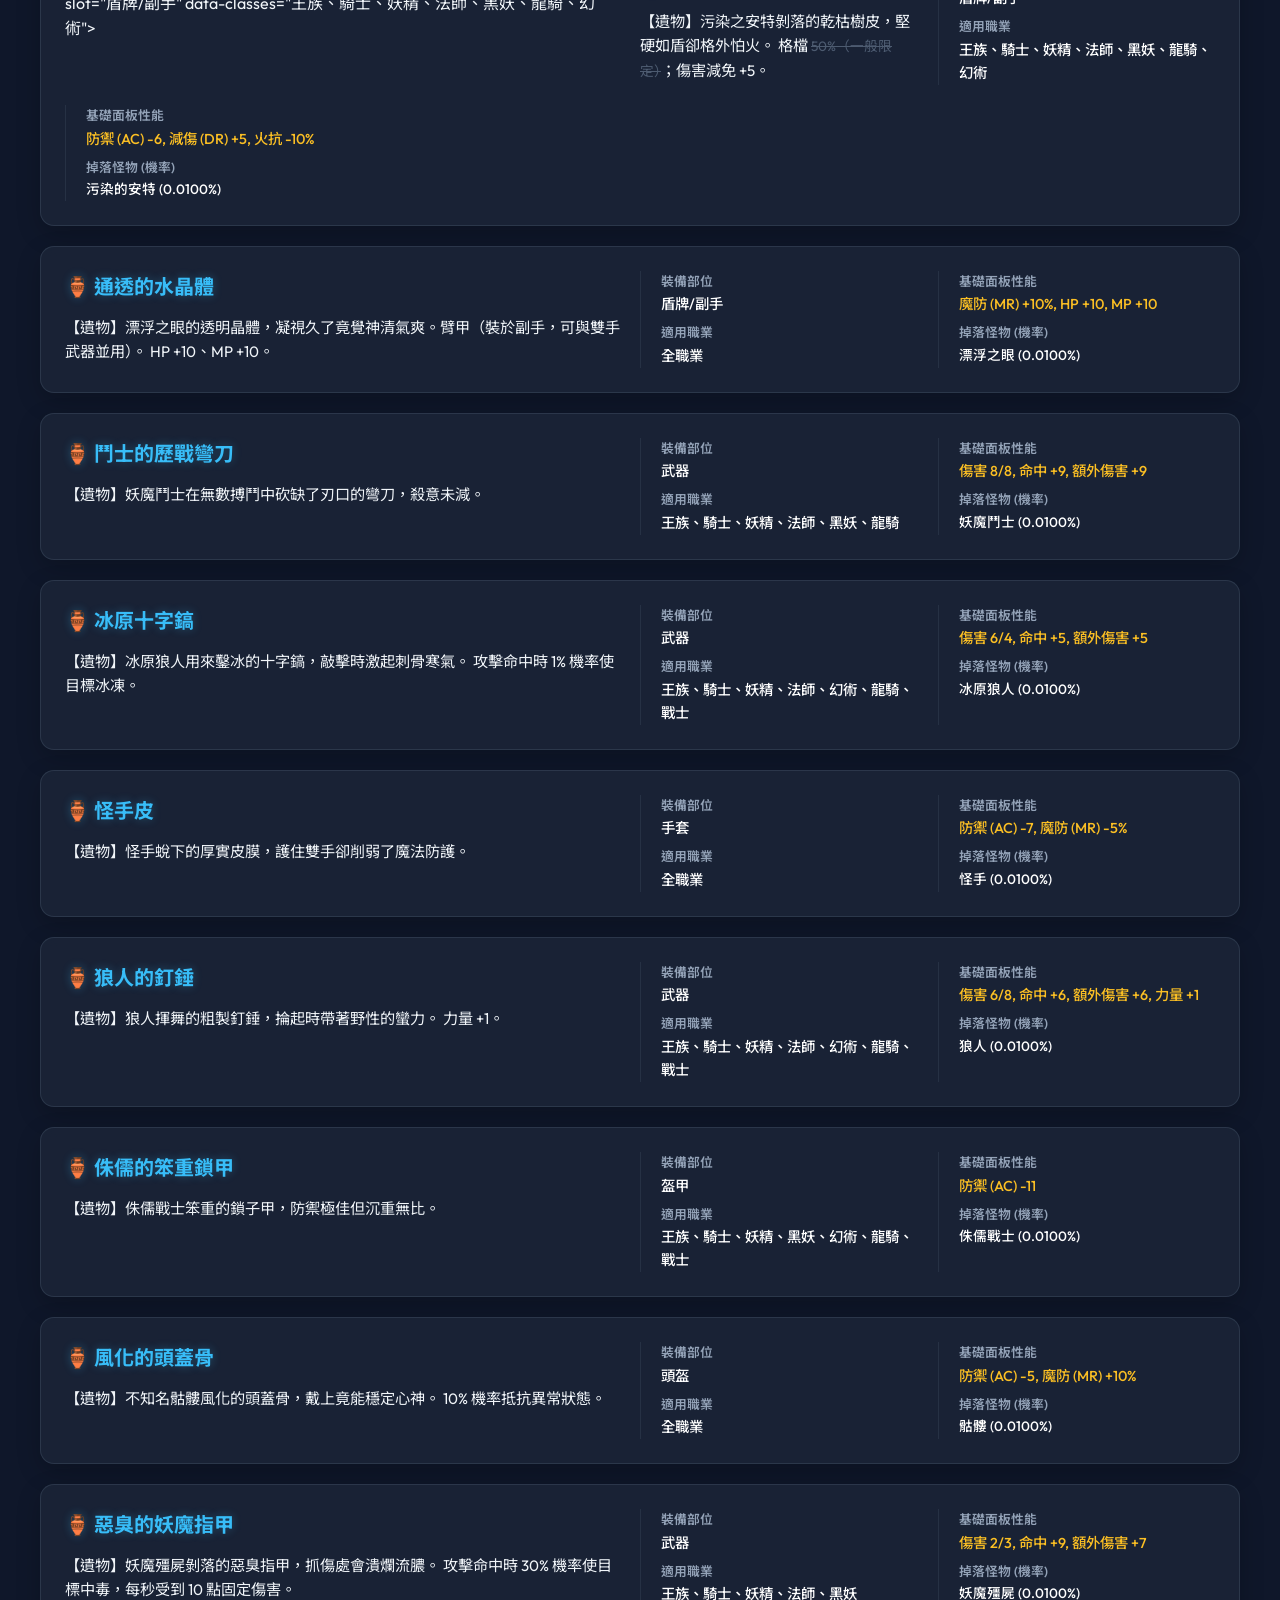
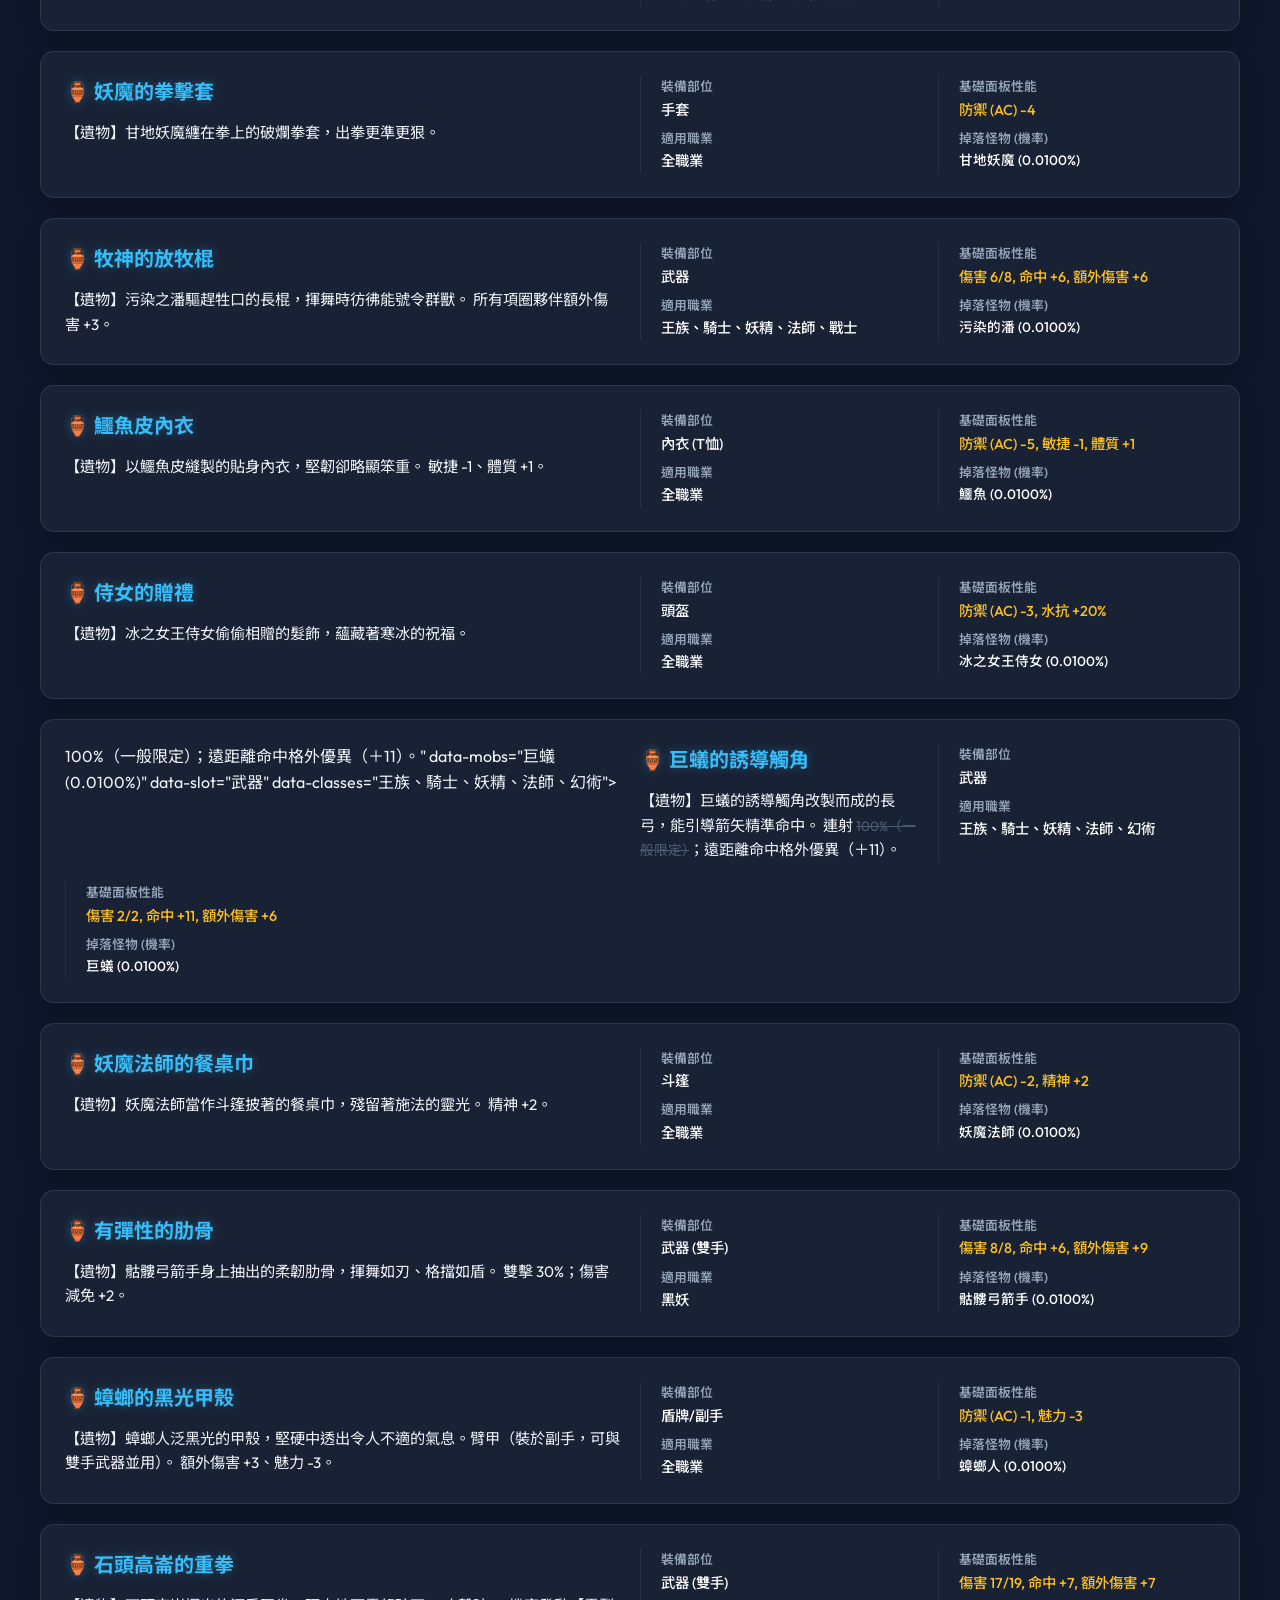
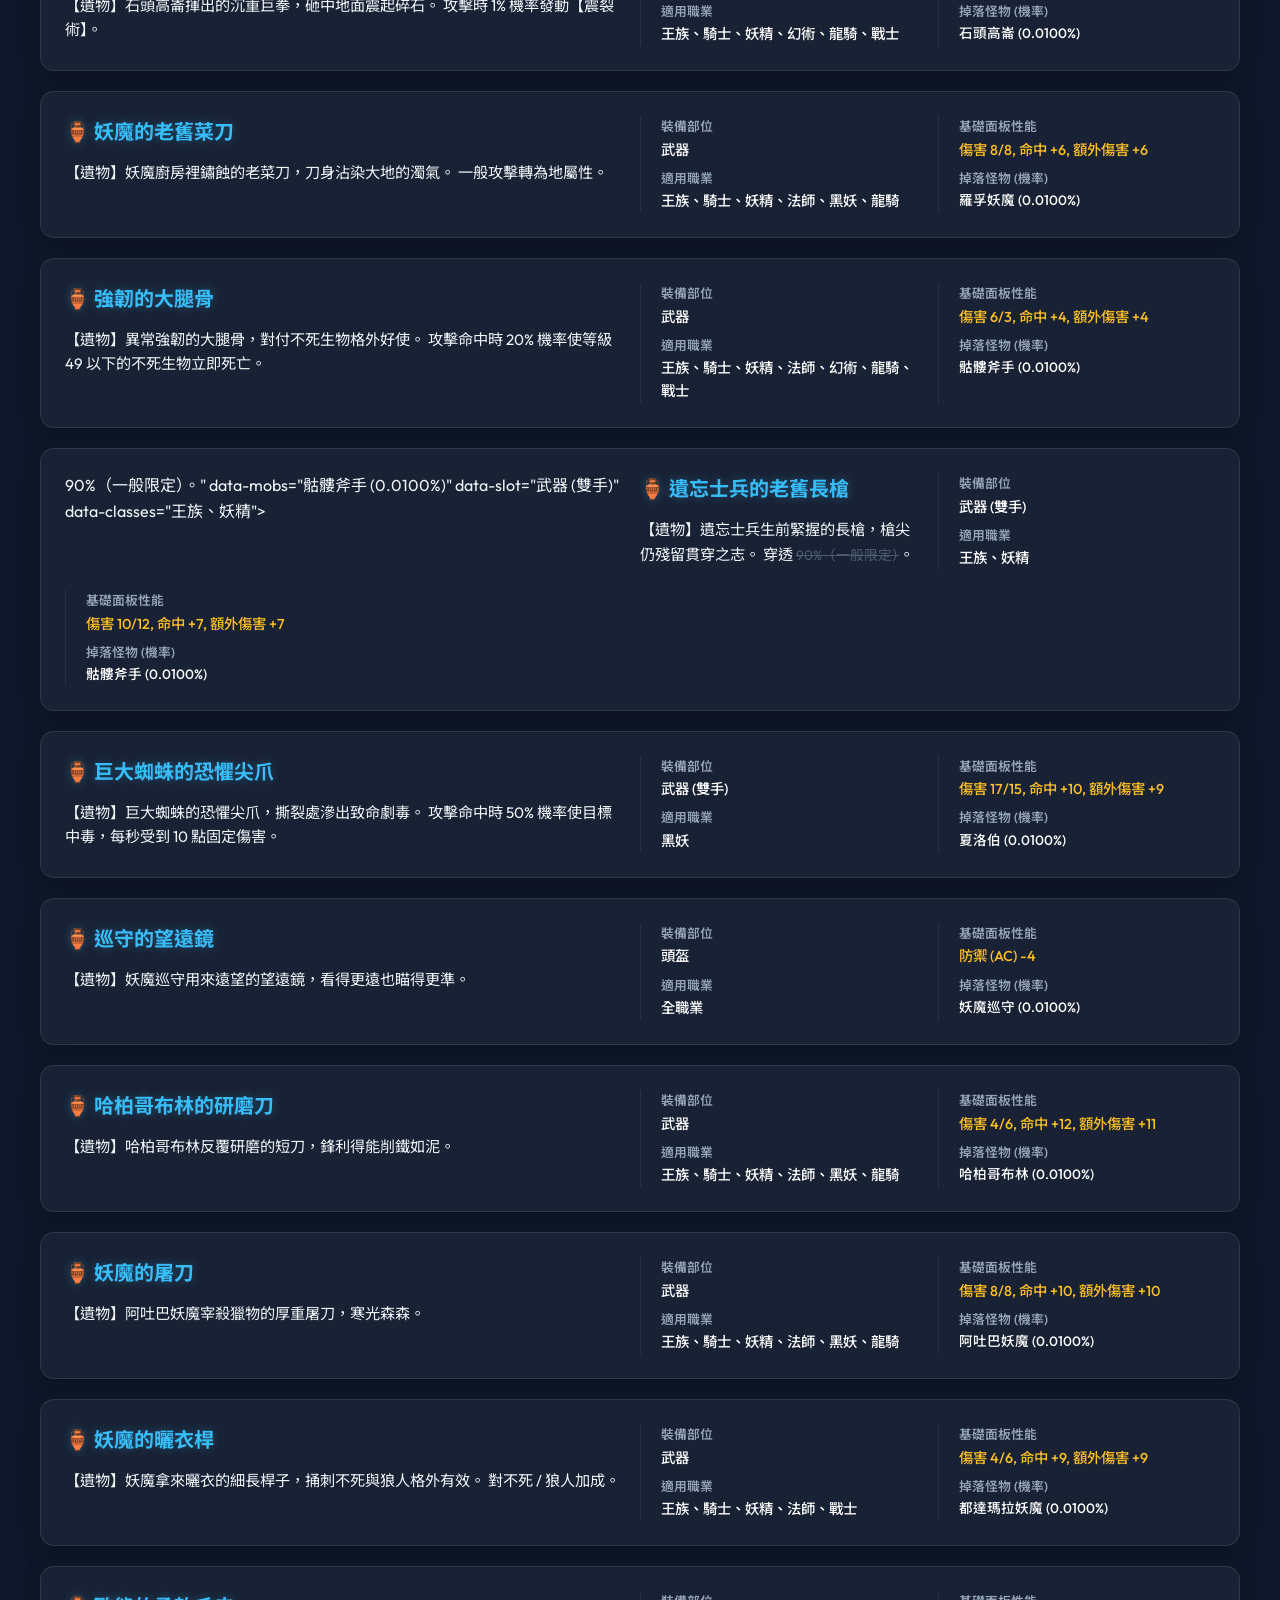
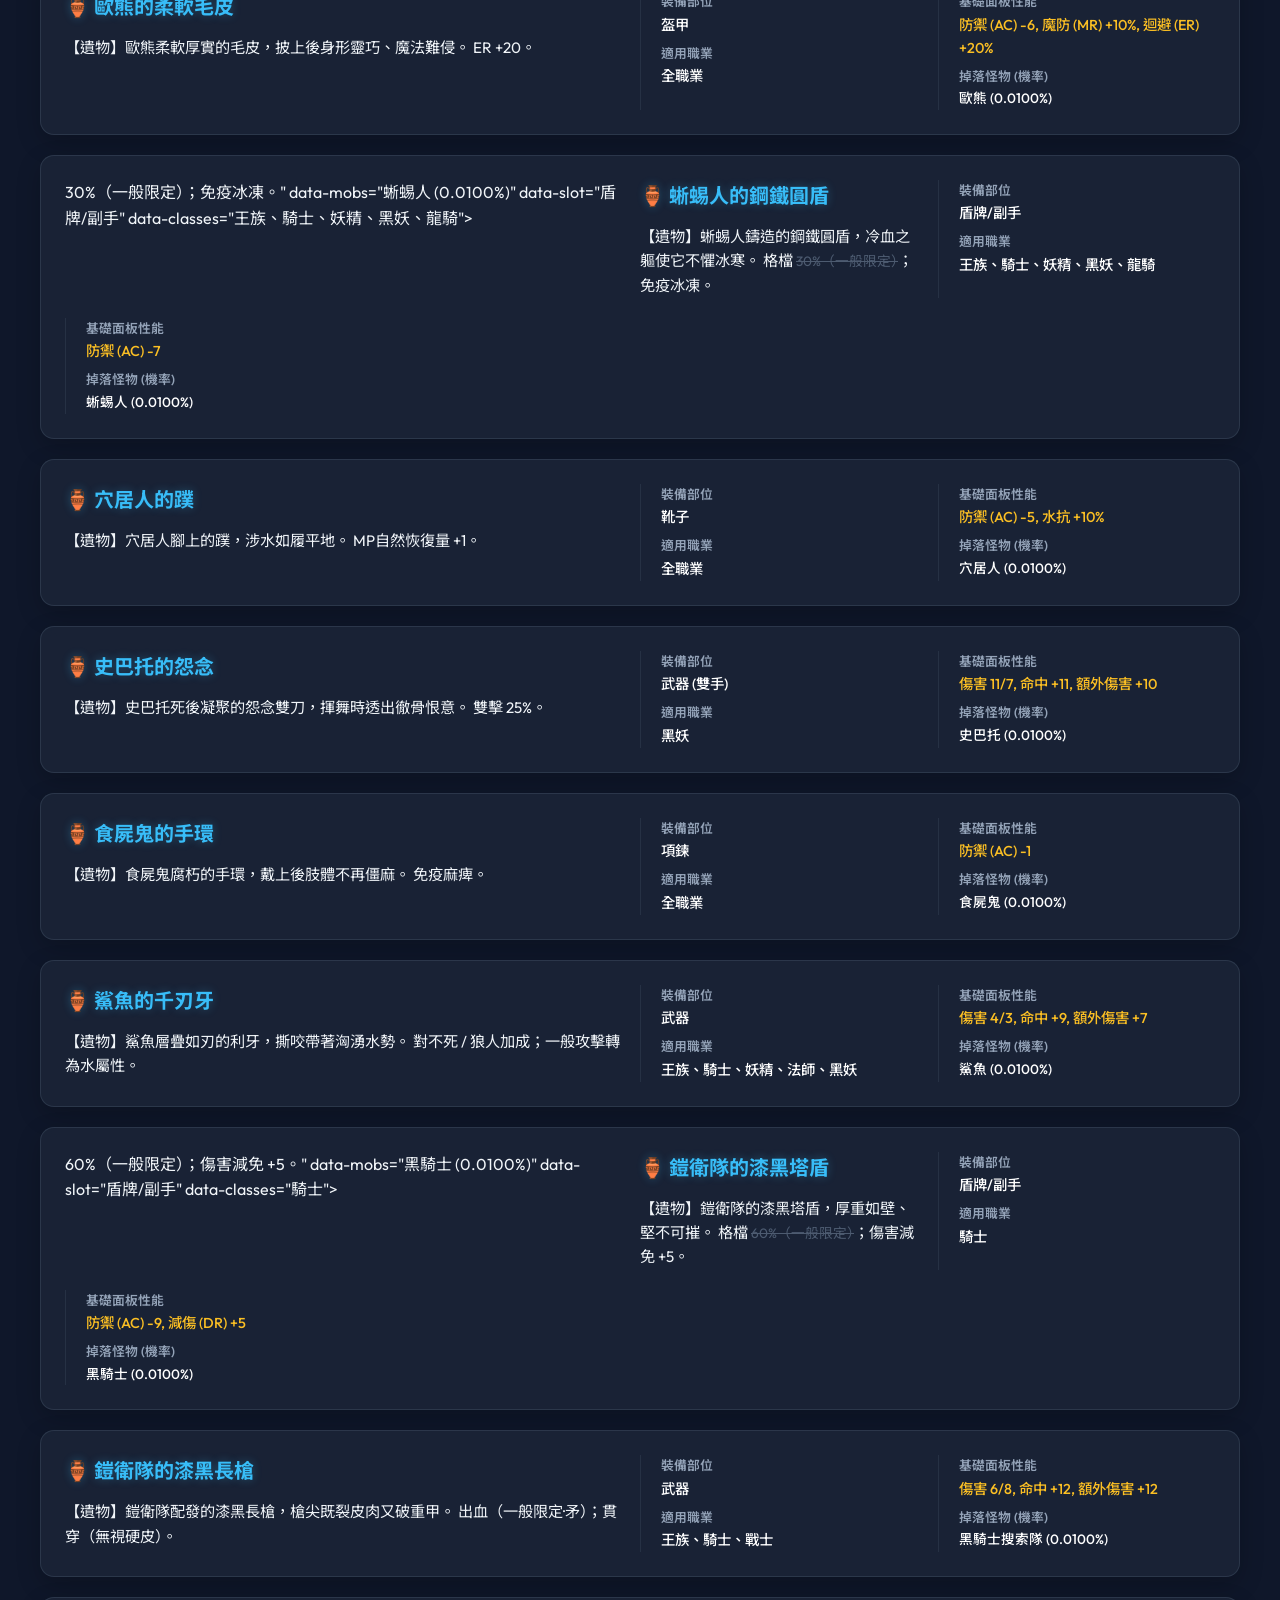
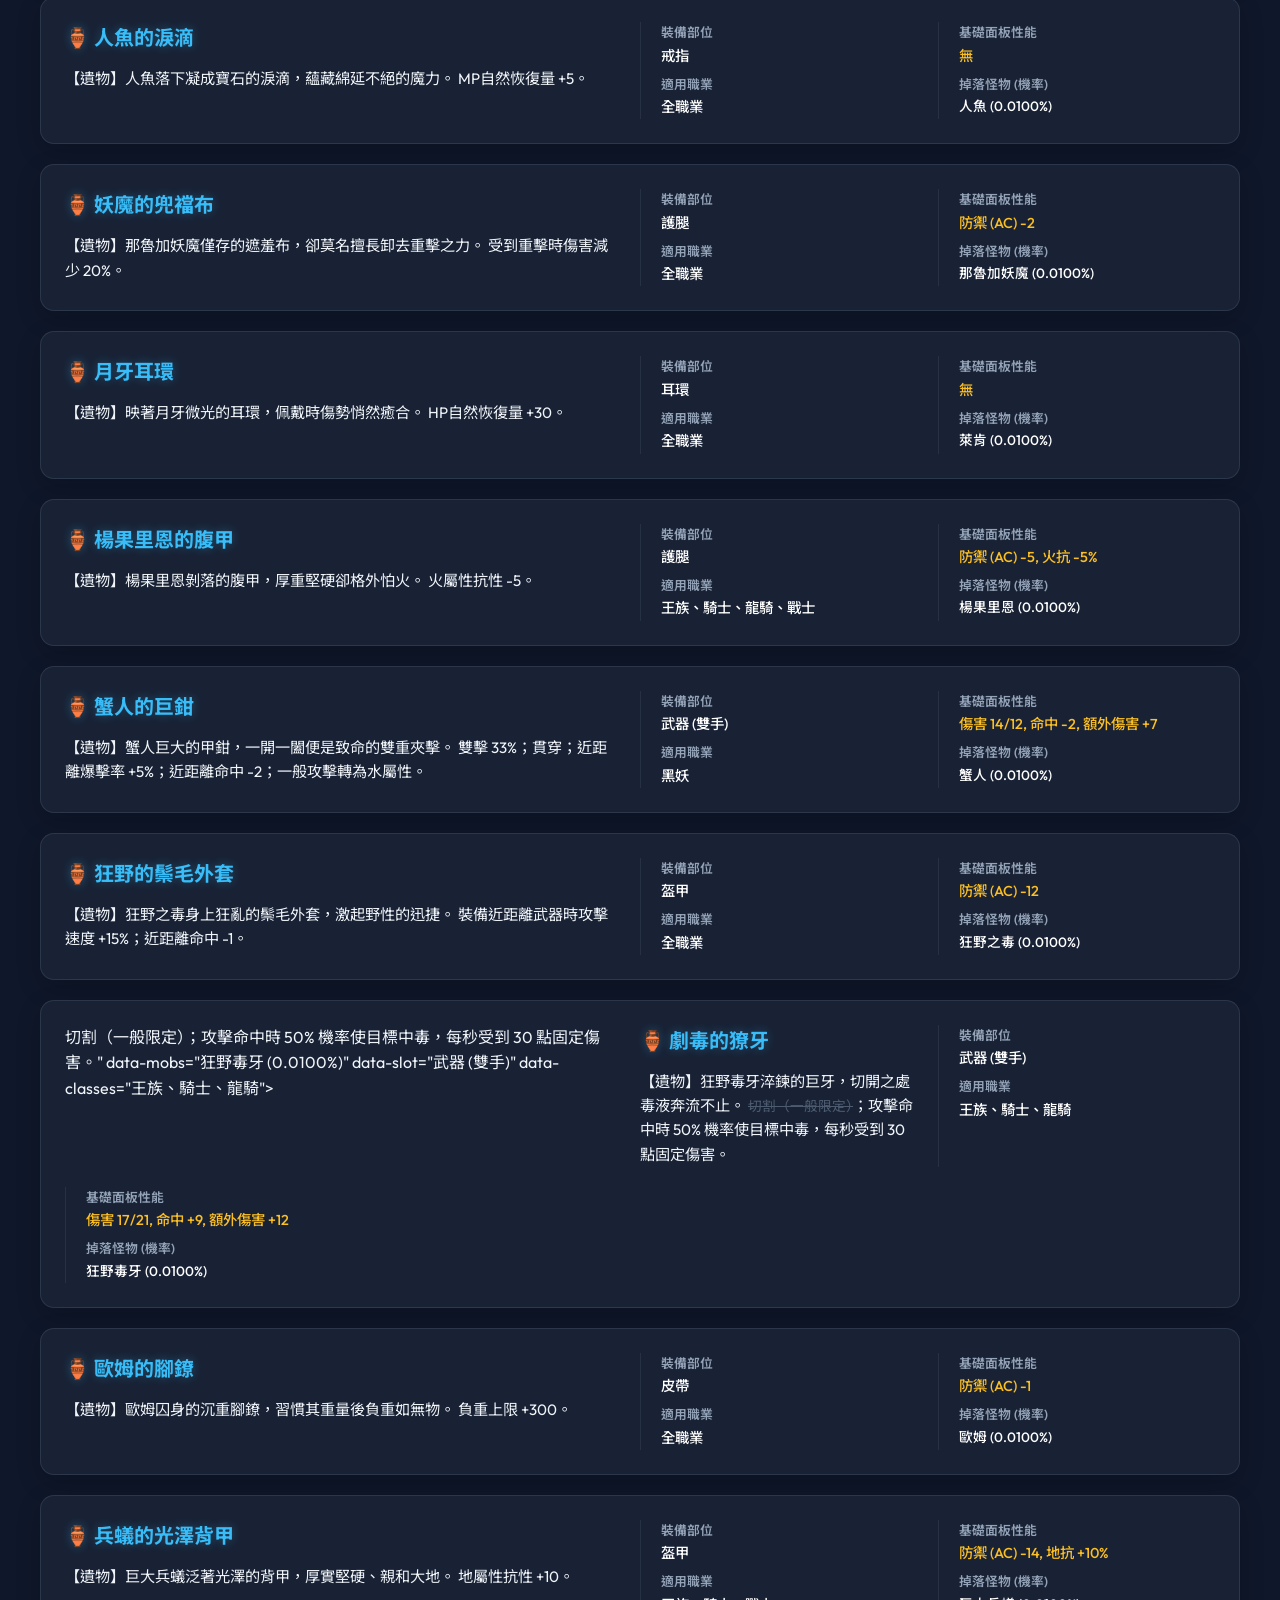
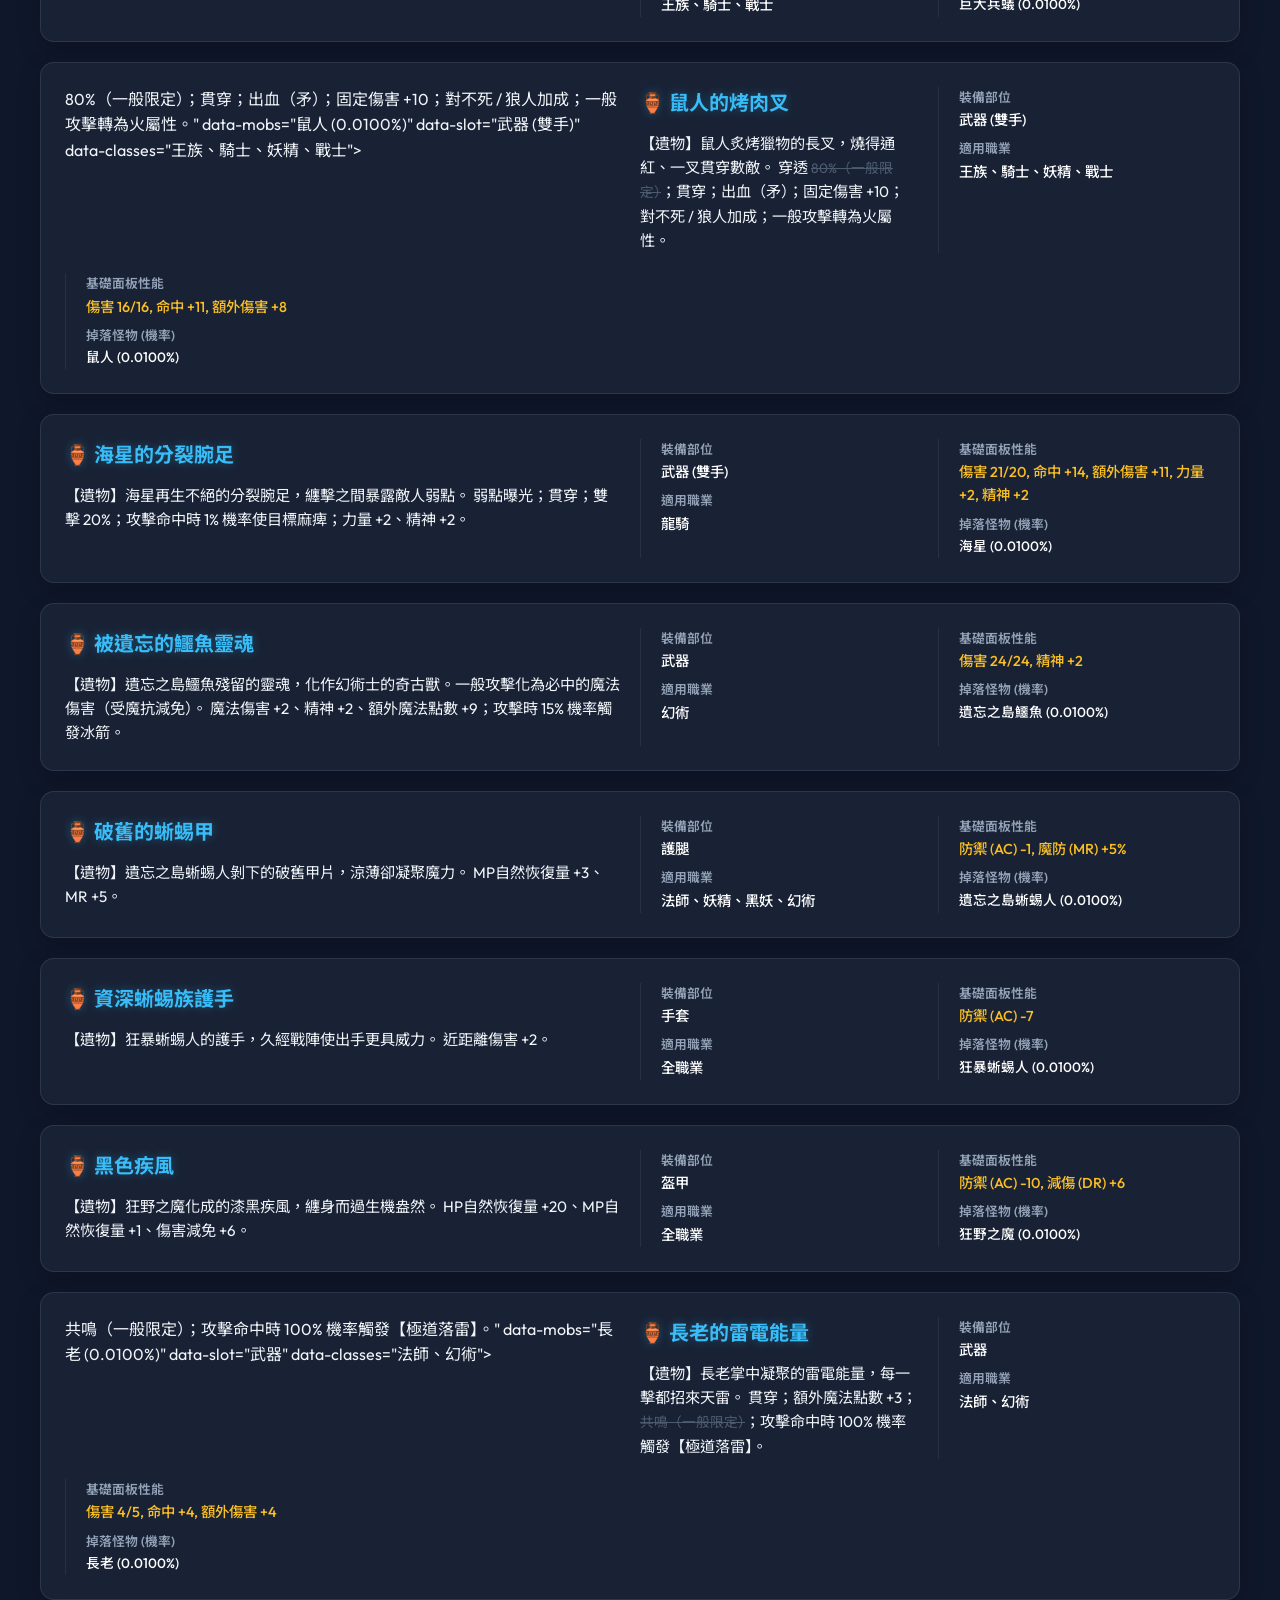
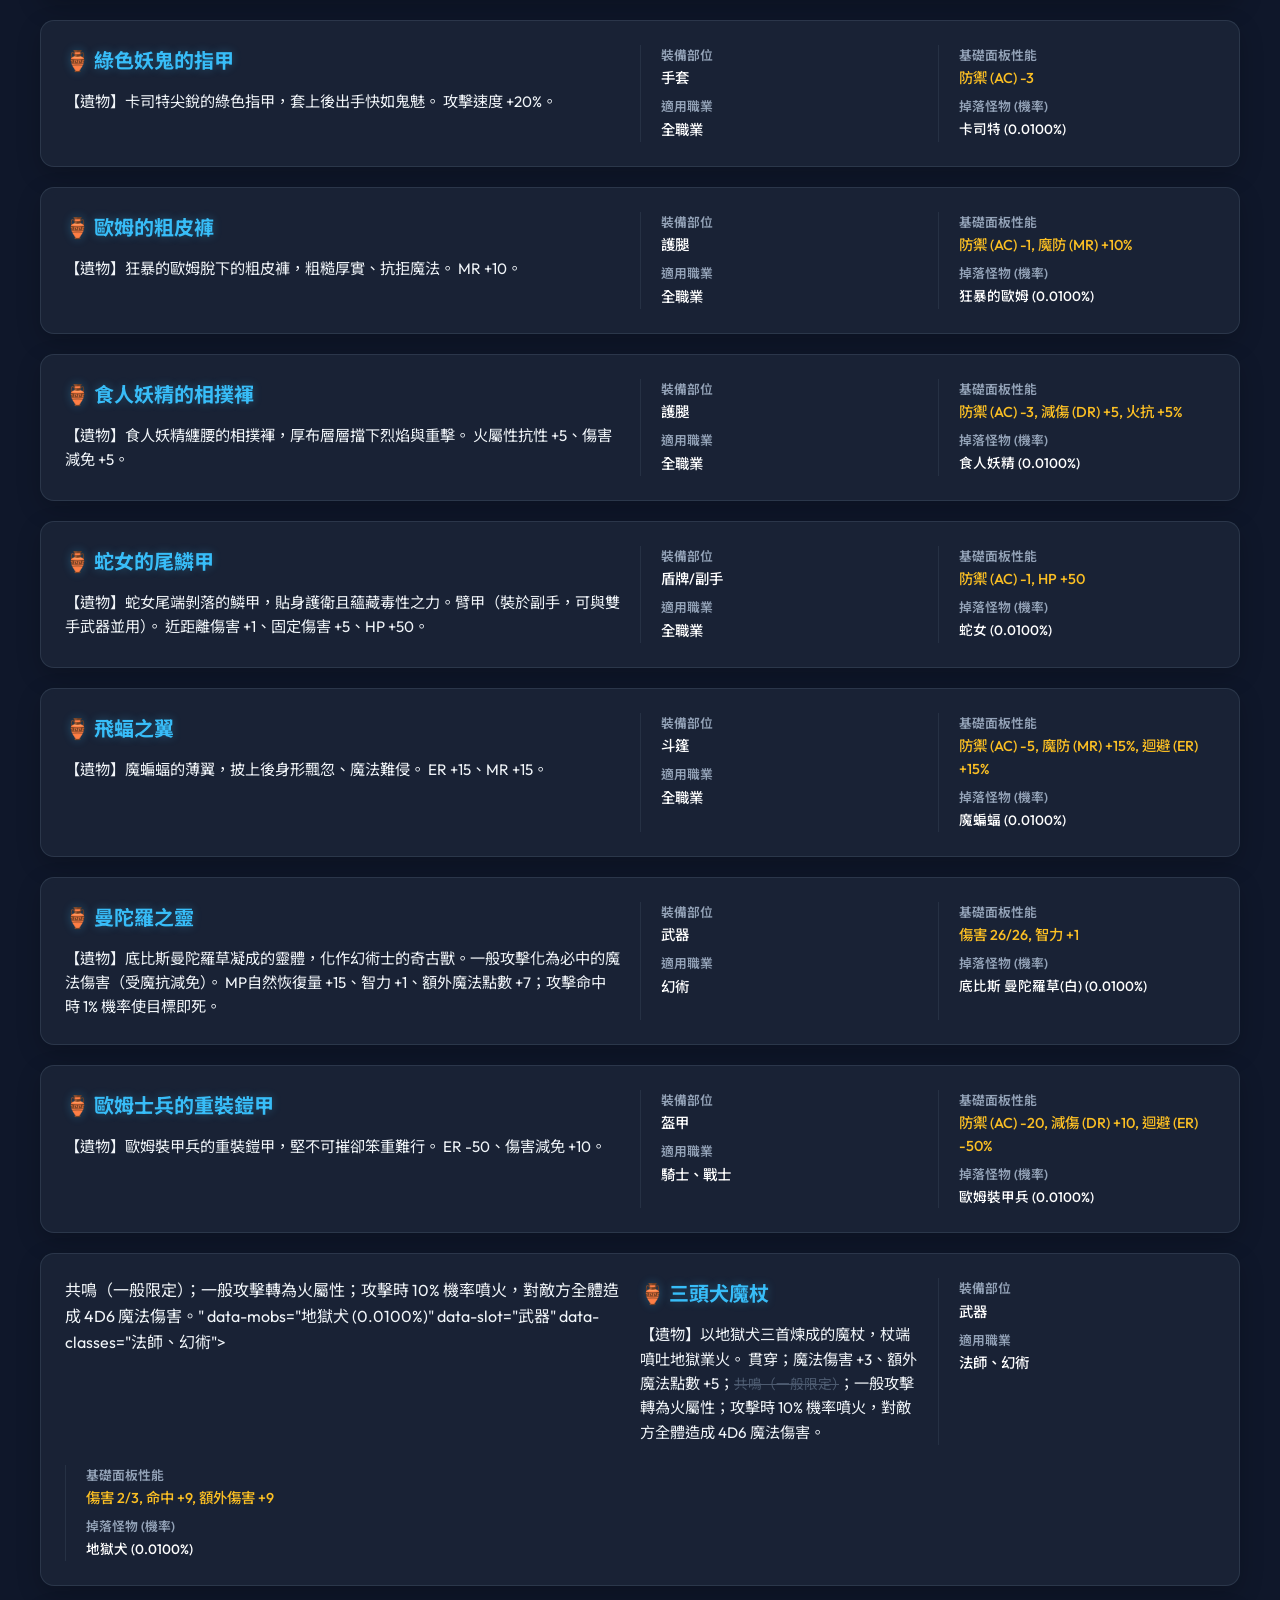
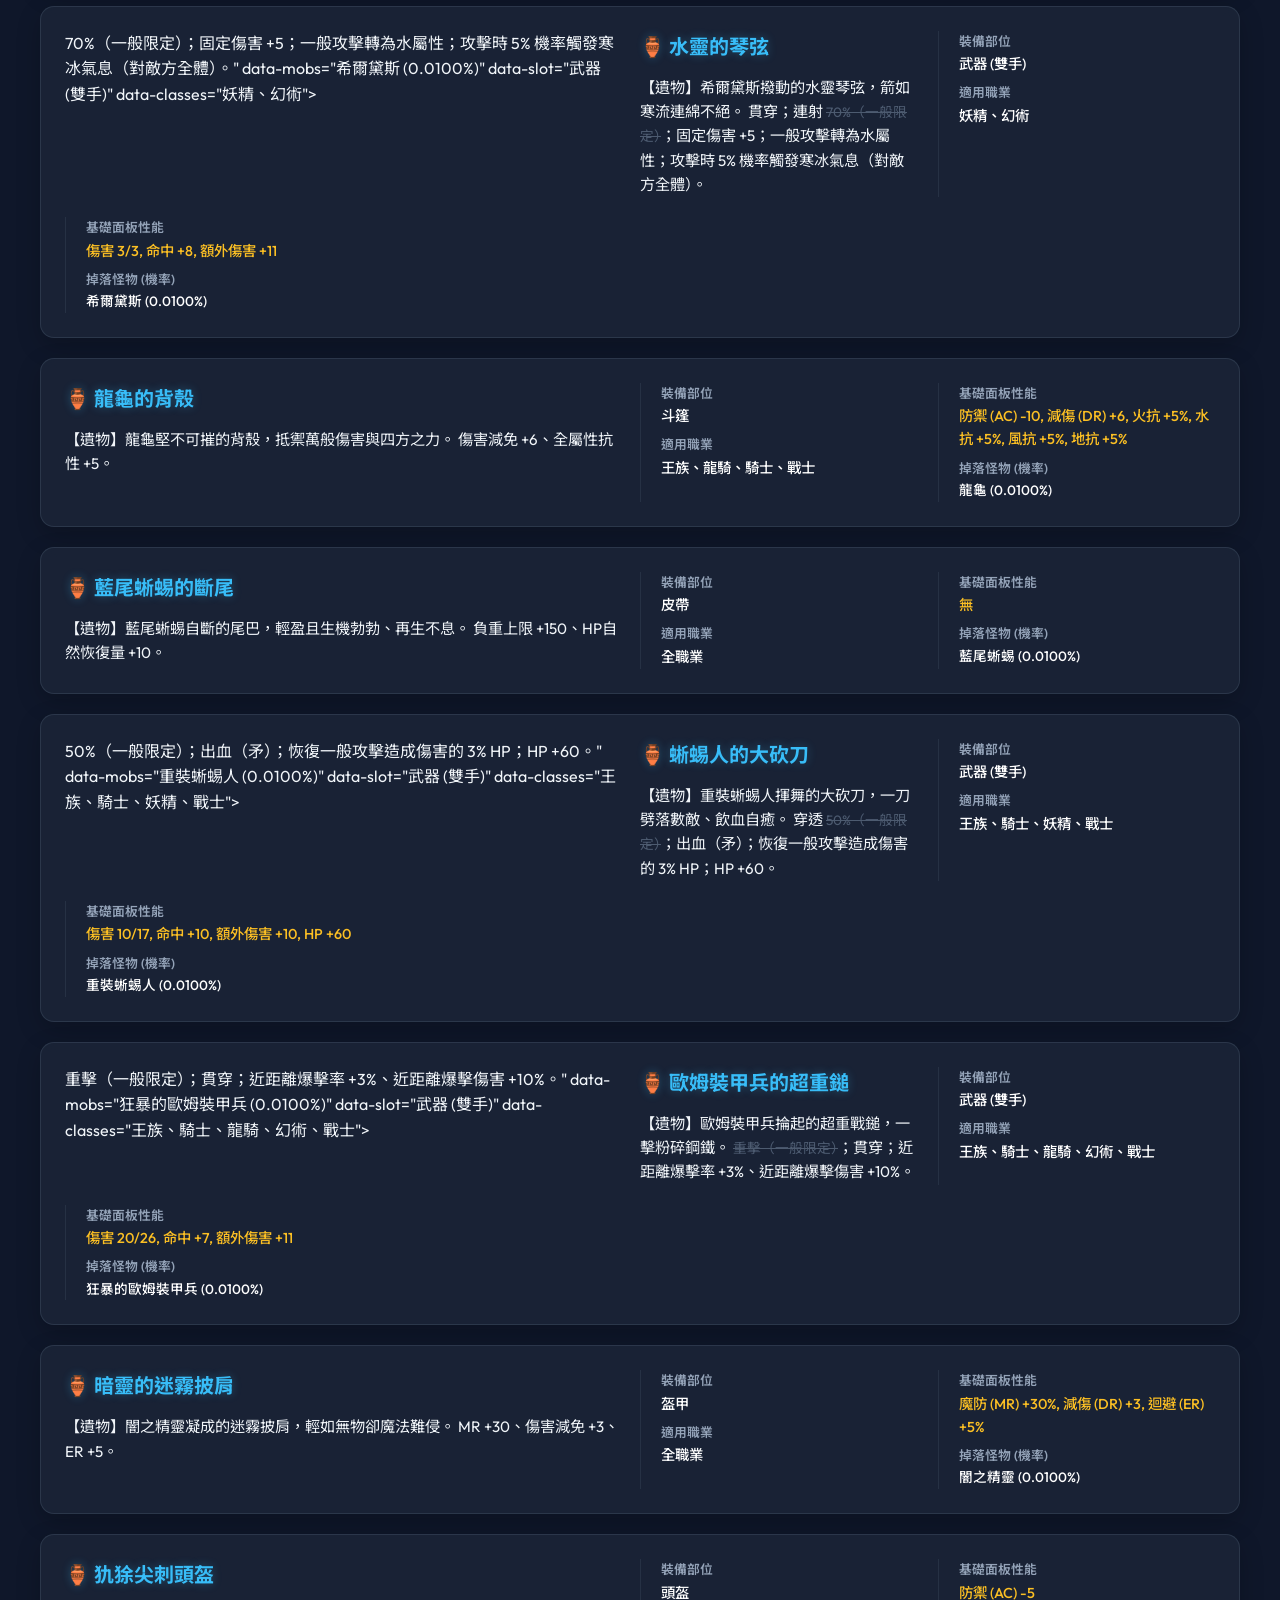
<file: relics_guide.html>
<!DOCTYPE html>
<html lang="zh-TW">
<head>
    <meta charset="UTF-8">
    <meta name="viewport" content="width=device-width, initial-scale=1.0">
    <title>放置天堂 v3.1.23 全遺物裝備掉落與效果清單（經典模式專用版）</title>
    <link href="https://fonts.googleapis.com/css2?family=Outfit:wght@300;400;600;700&family=Noto+Sans+TC:wght@300;400;500;700&display=swap" rel="stylesheet">
    <style>
        :root {
            --bg-color: #0f172a;
            --panel-bg: rgba(30, 41, 59, 0.7);
            --border-color: rgba(71, 85, 105, 0.4);
            --text-color: #f1f5f9;
            --text-secondary: #94a3b8;
            --accent-relic: #38bdf8;
            --accent-gold: #fbbf24;
            --accent-disabled: #64748b;
        }

        * {
            box-sizing: border-box;
            margin: 0;
            padding: 0;
        }

        body {
            font-family: 'Outfit', 'Noto Sans TC', sans-serif;
            background-color: var(--bg-color);
            color: var(--text-color);
            line-height: 1.6;
            display: flex;
            flex-direction: column;
            min-height: 100vh;
            padding: 40px 20px;
            background-image: radial-gradient(circle at center top, rgba(56, 189, 248, 0.08), transparent 600px);
        }

        .container {
            width: 100%;
            max-width: 1200px;
            margin: 0 auto;
        }

        header {
            margin-bottom: 40px;
            text-align: center;
        }

        header h1 {
            font-size: 2.2rem;
            font-weight: 700;
            color: #fff;
            text-shadow: 0 0 25px rgba(56, 189, 248, 0.35);
            margin-bottom: 12px;
            display: flex;
            align-items: center;
            justify-content: center;
            gap: 12px;
        }

        header p {
            color: var(--text-secondary);
            font-size: 1.05rem;
            max-width: 700px;
            margin: 0 auto;
        }

        /* Controls Section */
        .toolbar {
            background-color: var(--panel-bg);
            border: 1px solid var(--border-color);
            border-radius: 12px;
            padding: 20px;
            margin-bottom: 30px;
            backdrop-filter: blur(8px);
            display: flex;
            gap: 15px;
            align-items: center;
            flex-wrap: wrap;
        }

        .search-box {
            position: relative;
            flex-grow: 1;
            min-width: 250px;
        }

        .search-box input {
            width: 100%;
            padding: 12px 20px;
            padding-left: 45px;
            background-color: rgba(15, 23, 42, 0.6);
            border: 1px solid var(--border-color);
            border-radius: 8px;
            color: #fff;
            font-size: 0.95rem;
            outline: none;
            transition: all 0.3s ease;
        }

        .search-box input:focus {
            border-color: var(--accent-relic);
            box-shadow: 0 0 12px rgba(56, 189, 248, 0.25);
        }

        .search-box svg {
            position: absolute;
            left: 15px;
            top: 50%;
            transform: translateY(-50%);
            fill: var(--text-secondary);
            width: 18px;
            height: 18px;
        }

        .filter-select {
            padding: 12px 20px;
            background-color: rgba(15, 23, 42, 0.6);
            border: 1px solid var(--border-color);
            border-radius: 8px;
            color: #fff;
            font-size: 0.95rem;
            outline: none;
            cursor: pointer;
            min-width: 160px;
        }

        .filter-select:focus {
            border-color: var(--accent-relic);
        }

        /* Relic Cards List */
        .relics-grid {
            display: flex;
            flex-direction: column;
            gap: 20px;
        }

        .relic-card {
            background-color: var(--panel-bg);
            border: 1px solid var(--border-color);
            border-radius: 14px;
            padding: 24px;
            display: grid;
            grid-template-columns: 2fr 1fr 1fr;
            gap: 20px;
            backdrop-filter: blur(10px);
            box-shadow: 0 8px 24px rgba(0, 0, 0, 0.2);
            transition: transform 0.2s ease, border-color 0.2s ease;
        }

        .relic-card:hover {
            transform: translateY(-2px);
            border-color: var(--accent-relic);
            box-shadow: 0 10px 30px rgba(56, 189, 248, 0.15);
        }

        .relic-main {
            display: flex;
            flex-direction: column;
            gap: 8px;
        }

        .relic-name {
            font-size: 1.25rem;
            font-weight: 700;
            color: var(--accent-relic);
            text-shadow: 0 0 10px rgba(56, 189, 248, 0.3);
            display: flex;
            align-items: center;
            gap: 8px;
        }

        .relic-desc {
            font-size: 0.95rem;
            color: var(--text-color);
            margin-top: 5px;
        }

        .disabled-tag {
            text-decoration: line-through;
            color: var(--accent-disabled);
            opacity: 0.7;
            font-size: 0.9em;
        }

        .relic-details {
            display: flex;
            flex-direction: column;
            gap: 6px;
            font-size: 0.9rem;
            border-left: 1px solid rgba(71, 85, 105, 0.3);
            padding-left: 20px;
        }

        .detail-item {
            display: flex;
            flex-direction: column;
        }

        .detail-label {
            color: var(--text-secondary);
            font-size: 0.8rem;
            text-transform: uppercase;
            font-weight: 600;
            margin-bottom: 2px;
        }

        .detail-value {
            color: #fff;
            font-weight: 500;
        }

        .detail-value.stats {
            color: var(--accent-gold);
        }

        @media (max-width: 768px) {
            .relic-card {
                grid-template-columns: 1fr;
                gap: 15px;
            }
            .relic-details {
                border-left: none;
                border-top: 1px solid rgba(71, 85, 105, 0.3);
                padding-left: 0;
                padding-top: 15px;
            }
        }
    </style>
</head>
<body>

    <div class="container">
        <header>
            <h1>🏺 遺物裝備掉落與效果清單</h1>
            <p>經典模式專用版：已將經典模式下無法發動的 <span style="text-decoration:line-through;color:var(--accent-disabled);">一般限定</span> 攻擊特效以刪除線灰色標註，其餘屬性與減傷增益皆 100% 生效。</p>
        </header>

        <!-- Controls/Search -->
        <div class="toolbar">
            <div class="search-box">
                <svg viewBox="0 0 24 24">
                    <path d="M15.5 14h-.79l-.28-.27C15.41 12.59 16 11.11 16 9.5 16 5.91 13.09 3 9.5 3S3 5.91 3 9.5 5.91 16 9.5 16c1.61 0 3.09-.59 4.23-1.57l.27.28v.79l5 4.99L20.49 19l-4.99-5zm-6 0C7.01 14 5 11.99 5 9.5S7.01 5 9.5 5 14 7.01 14 9.5 11.99 14 9.5 14z"/>
                </svg>
                <input type="text" id="search-input" placeholder="搜尋遺物名稱、怪物、屬性..." oninput="filterRelics()">
            </div>
            
            <select id="slot-select" class="filter-select" onchange="filterRelics()">
                <option value="">所有裝備部位</option>
                <option value="武器">武器</option>
                <option value="盔甲">盔甲</option>
                <option value="頭盔">頭盔</option>
                <option value="盾牌/副手">盾牌/副手</option>
                <option value="手套">手套</option>
                <option value="靴子">靴子</option>
                <option value="內衣 (T恤)">內衣 (T恤)</option>
                <option value="耳環">耳環</option>
                <option value="戒指">戒指</option>
                <option value="項鍊">項鍊</option>
                <option value="皮帶">皮帶</option>
                <option value="護腿">護腿</option>
            </select>

            <select id="class-select" class="filter-select" onchange="filterRelics()">
                <option value="">所有適用職業</option>
                <option value="全職業">全職業</option>
                <option value="王族">王族</option>
                <option value="騎士">騎士</option>
                <option value="妖精">妖精</option>
                <option value="法師">法師</option>
                <option value="黑妖">黑妖</option>
                <option value="幻術">幻術</option>
                <option value="龍騎">龍騎</option>
                <option value="戰士">戰士</option>
            </select>
        </div>

        <!-- Relic Cards Grid -->
        <div class="relics-grid" id="relics-container">
            
    <div class="relic-card" data-name="妖魔的鍋蓋" data-desc="【遺物】妖魔隨手抓來擋刀的鍋蓋，凹痕累累卻意外耐打。 格檔 <span class="disabled-tag">30%（一般限定）</span>；傷害減免 +3；魅力 -2。" data-mobs="妖魔 (0.0100%)" data-slot="盾牌/副手" data-classes="王族、騎士、妖精、法師、黑妖、龍騎、幻術">
        <div class="relic-main">
            <div class="relic-name">🏺 妖魔的鍋蓋</div>
            <div class="relic-desc">【遺物】妖魔隨手抓來擋刀的鍋蓋，凹痕累累卻意外耐打。 格檔 <span class="disabled-tag">30%（一般限定）</span>；傷害減免 +3；魅力 -2。</div>
        </div>
        <div class="relic-details">
            <div class="detail-item">
                <span class="detail-label">裝備部位</span>
                <span class="detail-value">盾牌/副手</span>
            </div>
            <div class="detail-item">
                <span class="detail-label">適用職業</span>
                <span class="detail-value">王族、騎士、妖精、法師、黑妖、龍騎、幻術</span>
            </div>
        </div>
        <div class="relic-details">
            <div class="detail-item">
                <span class="detail-label">基礎面板性能</span>
                <span class="detail-value stats">防禦 (AC) -4, 減傷 (DR) +3, 魅力 -2</span>
            </div>
            <div class="detail-item">
                <span class="detail-label">掉落怪物 (機率)</span>
                <span class="detail-value" style="font-size:0.85rem;">妖魔 (0.0100%)</span>
            </div>
        </div>
    </div>
    
    <div class="relic-card" data-name="哥布林的石刃" data-desc="【遺物】哥布林用石片磨成的粗劣短刃，鋒利得不像廢料。" data-mobs="哥布林 (0.0100%)" data-slot="武器" data-classes="王族、騎士、妖精、法師、黑妖、龍騎">
        <div class="relic-main">
            <div class="relic-name">🏺 哥布林的石刃</div>
            <div class="relic-desc">【遺物】哥布林用石片磨成的粗劣短刃，鋒利得不像廢料。</div>
        </div>
        <div class="relic-details">
            <div class="detail-item">
                <span class="detail-label">裝備部位</span>
                <span class="detail-value">武器</span>
            </div>
            <div class="detail-item">
                <span class="detail-label">適用職業</span>
                <span class="detail-value">王族、騎士、妖精、法師、黑妖、龍騎</span>
            </div>
        </div>
        <div class="relic-details">
            <div class="detail-item">
                <span class="detail-label">基礎面板性能</span>
                <span class="detail-value stats">傷害 4/6, 命中 +4, 額外傷害 +3</span>
            </div>
            <div class="detail-item">
                <span class="detail-label">掉落怪物 (機率)</span>
                <span class="detail-value" style="font-size:0.85rem;">哥布林 (0.0100%)</span>
            </div>
        </div>
    </div>
    
    <div class="relic-card" data-name="妖魔弓箭手的彈簧弓" data-desc="【遺物】妖魔弓箭手臨時綁製的彈簧弓，射出的箭竟能穿透硬甲。 連射 <span class="disabled-tag">50%（一般限定）</span>。" data-mobs="妖魔弓箭手 (0.0100%)" data-slot="武器" data-classes="王族、騎士、妖精、法師、幻術">
        <div class="relic-main">
            <div class="relic-name">🏺 妖魔弓箭手的彈簧弓</div>
            <div class="relic-desc">【遺物】妖魔弓箭手臨時綁製的彈簧弓，射出的箭竟能穿透硬甲。 連射 <span class="disabled-tag">50%（一般限定）</span>。</div>
        </div>
        <div class="relic-details">
            <div class="detail-item">
                <span class="detail-label">裝備部位</span>
                <span class="detail-value">武器</span>
            </div>
            <div class="detail-item">
                <span class="detail-label">適用職業</span>
                <span class="detail-value">王族、騎士、妖精、法師、幻術</span>
            </div>
        </div>
        <div class="relic-details">
            <div class="detail-item">
                <span class="detail-label">基礎面板性能</span>
                <span class="detail-value stats">傷害 2/2, 命中 +4, 額外傷害 +3</span>
            </div>
            <div class="detail-item">
                <span class="detail-label">掉落怪物 (機率)</span>
                <span class="detail-value" style="font-size:0.85rem;">妖魔弓箭手 (0.0100%)</span>
            </div>
        </div>
    </div>
    
    <div class="relic-card" data-name="地靈的木棍" data-desc="【遺物】地靈揮舞的粗木棍，敲中要害會令人眼冒金星。 攻擊命中時 1% 機率使目標暈眩。" data-mobs="地靈 (0.0100%)" data-slot="武器" data-classes="王族、騎士、妖精、法師、幻術、龍騎、戰士">
        <div class="relic-main">
            <div class="relic-name">🏺 地靈的木棍</div>
            <div class="relic-desc">【遺物】地靈揮舞的粗木棍，敲中要害會令人眼冒金星。 攻擊命中時 1% 機率使目標暈眩。</div>
        </div>
        <div class="relic-details">
            <div class="detail-item">
                <span class="detail-label">裝備部位</span>
                <span class="detail-value">武器</span>
            </div>
            <div class="detail-item">
                <span class="detail-label">適用職業</span>
                <span class="detail-value">王族、騎士、妖精、法師、幻術、龍騎、戰士</span>
            </div>
        </div>
        <div class="relic-details">
            <div class="detail-item">
                <span class="detail-label">基礎面板性能</span>
                <span class="detail-value stats">傷害 6/3, 命中 +2, 額外傷害 +2</span>
            </div>
            <div class="detail-item">
                <span class="detail-label">掉落怪物 (機率)</span>
                <span class="detail-value" style="font-size:0.85rem;">地靈 (0.0100%)</span>
            </div>
        </div>
    </div>
    
    <div class="relic-card" data-name="菌菇傘帽" data-desc="【遺物】從巨大蘑菇摘下的傘帽，戴上竟能抵禦魔法。" data-mobs="蘑菇 (0.0100%)" data-slot="頭盔" data-classes="妖精、法師、黑妖、龍騎、幻術">
        <div class="relic-main">
            <div class="relic-name">🏺 菌菇傘帽</div>
            <div class="relic-desc">【遺物】從巨大蘑菇摘下的傘帽，戴上竟能抵禦魔法。</div>
        </div>
        <div class="relic-details">
            <div class="detail-item">
                <span class="detail-label">裝備部位</span>
                <span class="detail-value">頭盔</span>
            </div>
            <div class="detail-item">
                <span class="detail-label">適用職業</span>
                <span class="detail-value">妖精、法師、黑妖、龍騎、幻術</span>
            </div>
        </div>
        <div class="relic-details">
            <div class="detail-item">
                <span class="detail-label">基礎面板性能</span>
                <span class="detail-value stats">防禦 (AC) -5, 魔防 (MR) +5%</span>
            </div>
            <div class="detail-item">
                <span class="detail-label">掉落怪物 (機率)</span>
                <span class="detail-value" style="font-size:0.85rem;">蘑菇 (0.0100%)</span>
            </div>
        </div>
    </div>
    
    <div class="relic-card" data-name="髒汙的地精靈T恤" data-desc="【遺物】沾滿污泥的破舊 T 恤，防禦驚人卻格外怕火。" data-mobs="污染的地精靈 (0.0100%)" data-slot="內衣 (T恤)" data-classes="全職業">
        <div class="relic-main">
            <div class="relic-name">🏺 髒汙的地精靈T恤</div>
            <div class="relic-desc">【遺物】沾滿污泥的破舊 T 恤，防禦驚人卻格外怕火。</div>
        </div>
        <div class="relic-details">
            <div class="detail-item">
                <span class="detail-label">裝備部位</span>
                <span class="detail-value">內衣 (T恤)</span>
            </div>
            <div class="detail-item">
                <span class="detail-label">適用職業</span>
                <span class="detail-value">全職業</span>
            </div>
        </div>
        <div class="relic-details">
            <div class="detail-item">
                <span class="detail-label">基礎面板性能</span>
                <span class="detail-value stats">防禦 (AC) -7, 火抗 -10%</span>
            </div>
            <div class="detail-item">
                <span class="detail-label">掉落怪物 (機率)</span>
                <span class="detail-value" style="font-size:0.85rem;">污染的地精靈 (0.0100%)</span>
            </div>
        </div>
    </div>
    
    <div class="relic-card" data-name="狼毛披肩" data-desc="【遺物】以狼毛編成的粗獷披肩，厚實但沾著泥土氣息。" data-mobs="狼 (0.0100%)" data-slot="盔甲" data-classes="全職業">
        <div class="relic-main">
            <div class="relic-name">🏺 狼毛披肩</div>
            <div class="relic-desc">【遺物】以狼毛編成的粗獷披肩，厚實但沾著泥土氣息。</div>
        </div>
        <div class="relic-details">
            <div class="detail-item">
                <span class="detail-label">裝備部位</span>
                <span class="detail-value">盔甲</span>
            </div>
            <div class="detail-item">
                <span class="detail-label">適用職業</span>
                <span class="detail-value">全職業</span>
            </div>
        </div>
        <div class="relic-details">
            <div class="detail-item">
                <span class="detail-label">基礎面板性能</span>
                <span class="detail-value stats">防禦 (AC) -6, 地抗 -5%</span>
            </div>
            <div class="detail-item">
                <span class="detail-label">掉落怪物 (機率)</span>
                <span class="detail-value" style="font-size:0.85rem;">狼 (0.0100%)</span>
            </div>
        </div>
    </div>
    
    <div class="relic-card" data-name="哈士奇的骨棒" data-desc="【遺物】哈士奇最愛叼著到處跑的骨棒。 當夥伴為 哈士奇 時，該夥伴命中 +6。" data-mobs="哈士奇 (0.0100%)" data-slot="武器" data-classes="王族、騎士、妖精、法師、幻術、龍騎、戰士">
        <div class="relic-main">
            <div class="relic-name">🏺 哈士奇的骨棒</div>
            <div class="relic-desc">【遺物】哈士奇最愛叼著到處跑的骨棒。 當夥伴為 哈士奇 時，該夥伴命中 +6。</div>
        </div>
        <div class="relic-details">
            <div class="detail-item">
                <span class="detail-label">裝備部位</span>
                <span class="detail-value">武器</span>
            </div>
            <div class="detail-item">
                <span class="detail-label">適用職業</span>
                <span class="detail-value">王族、騎士、妖精、法師、幻術、龍騎、戰士</span>
            </div>
        </div>
        <div class="relic-details">
            <div class="detail-item">
                <span class="detail-label">基礎面板性能</span>
                <span class="detail-value stats">傷害 6/3, 命中 +6, 額外傷害 +6</span>
            </div>
            <div class="detail-item">
                <span class="detail-label">掉落怪物 (機率)</span>
                <span class="detail-value" style="font-size:0.85rem;">哈士奇 (0.0100%)</span>
            </div>
        </div>
    </div>
    
    <div class="relic-card" data-name="侏儒的舊床單" data-desc="【遺物】侏儒睡了不知多久的舊床單，防禦極佳但氣味擾人。 魅力 -2。" data-mobs="侏儒 (0.0100%)" data-slot="斗篷" data-classes="全職業">
        <div class="relic-main">
            <div class="relic-name">🏺 侏儒的舊床單</div>
            <div class="relic-desc">【遺物】侏儒睡了不知多久的舊床單，防禦極佳但氣味擾人。 魅力 -2。</div>
        </div>
        <div class="relic-details">
            <div class="detail-item">
                <span class="detail-label">裝備部位</span>
                <span class="detail-value">斗篷</span>
            </div>
            <div class="detail-item">
                <span class="detail-label">適用職業</span>
                <span class="detail-value">全職業</span>
            </div>
        </div>
        <div class="relic-details">
            <div class="detail-item">
                <span class="detail-label">基礎面板性能</span>
                <span class="detail-value stats">防禦 (AC) -9, 魅力 -2</span>
            </div>
            <div class="detail-item">
                <span class="detail-label">掉落怪物 (機率)</span>
                <span class="detail-value" style="font-size:0.85rem;">侏儒 (0.0100%)</span>
            </div>
        </div>
    </div>
    
    <div class="relic-card" data-name="吃剩的魚骨頭" data-desc="【遺物】熊吃剩後掛在耳邊的魚骨，硌得人動作遲鈍。 敏捷 -1。" data-mobs="熊 (0.0100%)" data-slot="耳環" data-classes="全職業">
        <div class="relic-main">
            <div class="relic-name">🏺 吃剩的魚骨頭</div>
            <div class="relic-desc">【遺物】熊吃剩後掛在耳邊的魚骨，硌得人動作遲鈍。 敏捷 -1。</div>
        </div>
        <div class="relic-details">
            <div class="detail-item">
                <span class="detail-label">裝備部位</span>
                <span class="detail-value">耳環</span>
            </div>
            <div class="detail-item">
                <span class="detail-label">適用職業</span>
                <span class="detail-value">全職業</span>
            </div>
        </div>
        <div class="relic-details">
            <div class="detail-item">
                <span class="detail-label">基礎面板性能</span>
                <span class="detail-value stats">防禦 (AC) -1, 敏捷 -1</span>
            </div>
            <div class="detail-item">
                <span class="detail-label">掉落怪物 (機率)</span>
                <span class="detail-value" style="font-size:0.85rem;">熊 (0.0100%)</span>
            </div>
        </div>
    </div>
    
    <div class="relic-card" data-name="放牧者的皮靴" data-desc="【遺物】牧羊犬主人遺落的皮靴，走起路來格外輕快。 敏捷 +1。" data-mobs="牧羊犬 (0.0100%)" data-slot="靴子" data-classes="全職業">
        <div class="relic-main">
            <div class="relic-name">🏺 放牧者的皮靴</div>
            <div class="relic-desc">【遺物】牧羊犬主人遺落的皮靴，走起路來格外輕快。 敏捷 +1。</div>
        </div>
        <div class="relic-details">
            <div class="detail-item">
                <span class="detail-label">裝備部位</span>
                <span class="detail-value">靴子</span>
            </div>
            <div class="detail-item">
                <span class="detail-label">適用職業</span>
                <span class="detail-value">全職業</span>
            </div>
        </div>
        <div class="relic-details">
            <div class="detail-item">
                <span class="detail-label">基礎面板性能</span>
                <span class="detail-value stats">防禦 (AC) -5, 敏捷 +1</span>
            </div>
            <div class="detail-item">
                <span class="detail-label">掉落怪物 (機率)</span>
                <span class="detail-value" style="font-size:0.85rem;">牧羊犬 (0.0100%)</span>
            </div>
        </div>
    </div>
    
    <div class="relic-card" data-name="殭屍的小腿骨" data-desc="【遺物】殭屍的小腿骨，握著竟能感應到殘留的魔力。 額外魔法點數 +7。" data-mobs="人形殭屍 (0.0100%)" data-slot="武器" data-classes="王族、騎士、妖精、法師、幻術">
        <div class="relic-main">
            <div class="relic-name">🏺 殭屍的小腿骨</div>
            <div class="relic-desc">【遺物】殭屍的小腿骨，握著竟能感應到殘留的魔力。 額外魔法點數 +7。</div>
        </div>
        <div class="relic-details">
            <div class="detail-item">
                <span class="detail-label">裝備部位</span>
                <span class="detail-value">武器</span>
            </div>
            <div class="detail-item">
                <span class="detail-label">適用職業</span>
                <span class="detail-value">王族、騎士、妖精、法師、幻術</span>
            </div>
        </div>
        <div class="relic-details">
            <div class="detail-item">
                <span class="detail-label">基礎面板性能</span>
                <span class="detail-value stats">傷害 3/4, 命中 +3, 額外傷害 +3</span>
            </div>
            <div class="detail-item">
                <span class="detail-label">掉落怪物 (機率)</span>
                <span class="detail-value" style="font-size:0.85rem;">人形殭屍 (0.0100%)</span>
            </div>
        </div>
    </div>
    
    <div class="relic-card" data-name="杜賓的尖銳犬齒" data-desc="【遺物】杜賓狗銳利的犬齒，出手又快又狠。" data-mobs="杜賓狗 (0.0100%)" data-slot="武器" data-classes="王族、騎士、妖精、法師、黑妖">
        <div class="relic-main">
            <div class="relic-name">🏺 杜賓的尖銳犬齒</div>
            <div class="relic-desc">【遺物】杜賓狗銳利的犬齒，出手又快又狠。</div>
        </div>
        <div class="relic-details">
            <div class="detail-item">
                <span class="detail-label">裝備部位</span>
                <span class="detail-value">武器</span>
            </div>
            <div class="detail-item">
                <span class="detail-label">適用職業</span>
                <span class="detail-value">王族、騎士、妖精、法師、黑妖</span>
            </div>
        </div>
        <div class="relic-details">
            <div class="detail-item">
                <span class="detail-label">基礎面板性能</span>
                <span class="detail-value stats">傷害 4/2, 命中 +11, 額外傷害 +9</span>
            </div>
            <div class="detail-item">
                <span class="detail-label">掉落怪物 (機率)</span>
                <span class="detail-value" style="font-size:0.85rem;">杜賓狗 (0.0100%)</span>
            </div>
        </div>
    </div>
    
    <div class="relic-card" data-name="安普長老的拐杖" data-desc="【遺物】安普長老生前倚仗的拐杖，杖端仍纏繞著地獄的餘燼。 額外魔法點數 +9；<span class="disabled-tag">共鳴（一般限定）</span>；攻擊時 1% 機率觸發【地獄之牙】。" data-mobs="安普長老 (0.0100%)" data-slot="武器" data-classes="王族、騎士、妖精、法師、幻術">
        <div class="relic-main">
            <div class="relic-name">🏺 安普長老的拐杖</div>
            <div class="relic-desc">【遺物】安普長老生前倚仗的拐杖，杖端仍纏繞著地獄的餘燼。 額外魔法點數 +9；<span class="disabled-tag">共鳴（一般限定）</span>；攻擊時 1% 機率觸發【地獄之牙】。</div>
        </div>
        <div class="relic-details">
            <div class="detail-item">
                <span class="detail-label">裝備部位</span>
                <span class="detail-value">武器</span>
            </div>
            <div class="detail-item">
                <span class="detail-label">適用職業</span>
                <span class="detail-value">王族、騎士、妖精、法師、幻術</span>
            </div>
        </div>
        <div class="relic-details">
            <div class="detail-item">
                <span class="detail-label">基礎面板性能</span>
                <span class="detail-value stats">傷害 3/4, 命中 +5, 額外傷害 +5</span>
            </div>
            <div class="detail-item">
                <span class="detail-label">掉落怪物 (機率)</span>
                <span class="detail-value" style="font-size:0.85rem;">安普長老 (0.0100%)</span>
            </div>
        </div>
    </div>
    
    <div class="relic-card" data-name="安特的乾枯樹皮" data-desc="【遺物】污染之安特剝落的乾枯樹皮，堅硬如盾卻格外怕火。 格檔 <span class="disabled-tag">50%（一般限定）</span>；傷害減免 +5。" data-mobs="污染的安特 (0.0100%)" data-slot="盾牌/副手" data-classes="王族、騎士、妖精、法師、黑妖、龍騎、幻術">
        <div class="relic-main">
            <div class="relic-name">🏺 安特的乾枯樹皮</div>
            <div class="relic-desc">【遺物】污染之安特剝落的乾枯樹皮，堅硬如盾卻格外怕火。 格檔 <span class="disabled-tag">50%（一般限定）</span>；傷害減免 +5。</div>
        </div>
        <div class="relic-details">
            <div class="detail-item">
                <span class="detail-label">裝備部位</span>
                <span class="detail-value">盾牌/副手</span>
            </div>
            <div class="detail-item">
                <span class="detail-label">適用職業</span>
                <span class="detail-value">王族、騎士、妖精、法師、黑妖、龍騎、幻術</span>
            </div>
        </div>
        <div class="relic-details">
            <div class="detail-item">
                <span class="detail-label">基礎面板性能</span>
                <span class="detail-value stats">防禦 (AC) -6, 減傷 (DR) +5, 火抗 -10%</span>
            </div>
            <div class="detail-item">
                <span class="detail-label">掉落怪物 (機率)</span>
                <span class="detail-value" style="font-size:0.85rem;">污染的安特 (0.0100%)</span>
            </div>
        </div>
    </div>
    
    <div class="relic-card" data-name="通透的水晶體" data-desc="【遺物】漂浮之眼的透明晶體，凝視久了竟覺神清氣爽。臂甲（裝於副手，可與雙手武器並用）。 HP +10、MP +10。" data-mobs="漂浮之眼 (0.0100%)" data-slot="盾牌/副手" data-classes="全職業">
        <div class="relic-main">
            <div class="relic-name">🏺 通透的水晶體</div>
            <div class="relic-desc">【遺物】漂浮之眼的透明晶體，凝視久了竟覺神清氣爽。臂甲（裝於副手，可與雙手武器並用）。 HP +10、MP +10。</div>
        </div>
        <div class="relic-details">
            <div class="detail-item">
                <span class="detail-label">裝備部位</span>
                <span class="detail-value">盾牌/副手</span>
            </div>
            <div class="detail-item">
                <span class="detail-label">適用職業</span>
                <span class="detail-value">全職業</span>
            </div>
        </div>
        <div class="relic-details">
            <div class="detail-item">
                <span class="detail-label">基礎面板性能</span>
                <span class="detail-value stats">魔防 (MR) +10%, HP +10, MP +10</span>
            </div>
            <div class="detail-item">
                <span class="detail-label">掉落怪物 (機率)</span>
                <span class="detail-value" style="font-size:0.85rem;">漂浮之眼 (0.0100%)</span>
            </div>
        </div>
    </div>
    
    <div class="relic-card" data-name="鬥士的歷戰彎刀" data-desc="【遺物】妖魔鬥士在無數搏鬥中砍缺了刃口的彎刀，殺意未減。" data-mobs="妖魔鬥士 (0.0100%)" data-slot="武器" data-classes="王族、騎士、妖精、法師、黑妖、龍騎">
        <div class="relic-main">
            <div class="relic-name">🏺 鬥士的歷戰彎刀</div>
            <div class="relic-desc">【遺物】妖魔鬥士在無數搏鬥中砍缺了刃口的彎刀，殺意未減。</div>
        </div>
        <div class="relic-details">
            <div class="detail-item">
                <span class="detail-label">裝備部位</span>
                <span class="detail-value">武器</span>
            </div>
            <div class="detail-item">
                <span class="detail-label">適用職業</span>
                <span class="detail-value">王族、騎士、妖精、法師、黑妖、龍騎</span>
            </div>
        </div>
        <div class="relic-details">
            <div class="detail-item">
                <span class="detail-label">基礎面板性能</span>
                <span class="detail-value stats">傷害 8/8, 命中 +9, 額外傷害 +9</span>
            </div>
            <div class="detail-item">
                <span class="detail-label">掉落怪物 (機率)</span>
                <span class="detail-value" style="font-size:0.85rem;">妖魔鬥士 (0.0100%)</span>
            </div>
        </div>
    </div>
    
    <div class="relic-card" data-name="冰原十字鎬" data-desc="【遺物】冰原狼人用來鑿冰的十字鎬，敲擊時激起刺骨寒氣。 攻擊命中時 1% 機率使目標冰凍。" data-mobs="冰原狼人 (0.0100%)" data-slot="武器" data-classes="王族、騎士、妖精、法師、幻術、龍騎、戰士">
        <div class="relic-main">
            <div class="relic-name">🏺 冰原十字鎬</div>
            <div class="relic-desc">【遺物】冰原狼人用來鑿冰的十字鎬，敲擊時激起刺骨寒氣。 攻擊命中時 1% 機率使目標冰凍。</div>
        </div>
        <div class="relic-details">
            <div class="detail-item">
                <span class="detail-label">裝備部位</span>
                <span class="detail-value">武器</span>
            </div>
            <div class="detail-item">
                <span class="detail-label">適用職業</span>
                <span class="detail-value">王族、騎士、妖精、法師、幻術、龍騎、戰士</span>
            </div>
        </div>
        <div class="relic-details">
            <div class="detail-item">
                <span class="detail-label">基礎面板性能</span>
                <span class="detail-value stats">傷害 6/4, 命中 +5, 額外傷害 +5</span>
            </div>
            <div class="detail-item">
                <span class="detail-label">掉落怪物 (機率)</span>
                <span class="detail-value" style="font-size:0.85rem;">冰原狼人 (0.0100%)</span>
            </div>
        </div>
    </div>
    
    <div class="relic-card" data-name="怪手皮" data-desc="【遺物】怪手蛻下的厚實皮膜，護住雙手卻削弱了魔法防護。" data-mobs="怪手 (0.0100%)" data-slot="手套" data-classes="全職業">
        <div class="relic-main">
            <div class="relic-name">🏺 怪手皮</div>
            <div class="relic-desc">【遺物】怪手蛻下的厚實皮膜，護住雙手卻削弱了魔法防護。</div>
        </div>
        <div class="relic-details">
            <div class="detail-item">
                <span class="detail-label">裝備部位</span>
                <span class="detail-value">手套</span>
            </div>
            <div class="detail-item">
                <span class="detail-label">適用職業</span>
                <span class="detail-value">全職業</span>
            </div>
        </div>
        <div class="relic-details">
            <div class="detail-item">
                <span class="detail-label">基礎面板性能</span>
                <span class="detail-value stats">防禦 (AC) -7, 魔防 (MR) -5%</span>
            </div>
            <div class="detail-item">
                <span class="detail-label">掉落怪物 (機率)</span>
                <span class="detail-value" style="font-size:0.85rem;">怪手 (0.0100%)</span>
            </div>
        </div>
    </div>
    
    <div class="relic-card" data-name="狼人的釘錘" data-desc="【遺物】狼人揮舞的粗製釘錘，掄起時帶著野性的蠻力。 力量 +1。" data-mobs="狼人 (0.0100%)" data-slot="武器" data-classes="王族、騎士、妖精、法師、幻術、龍騎、戰士">
        <div class="relic-main">
            <div class="relic-name">🏺 狼人的釘錘</div>
            <div class="relic-desc">【遺物】狼人揮舞的粗製釘錘，掄起時帶著野性的蠻力。 力量 +1。</div>
        </div>
        <div class="relic-details">
            <div class="detail-item">
                <span class="detail-label">裝備部位</span>
                <span class="detail-value">武器</span>
            </div>
            <div class="detail-item">
                <span class="detail-label">適用職業</span>
                <span class="detail-value">王族、騎士、妖精、法師、幻術、龍騎、戰士</span>
            </div>
        </div>
        <div class="relic-details">
            <div class="detail-item">
                <span class="detail-label">基礎面板性能</span>
                <span class="detail-value stats">傷害 6/8, 命中 +6, 額外傷害 +6, 力量 +1</span>
            </div>
            <div class="detail-item">
                <span class="detail-label">掉落怪物 (機率)</span>
                <span class="detail-value" style="font-size:0.85rem;">狼人 (0.0100%)</span>
            </div>
        </div>
    </div>
    
    <div class="relic-card" data-name="侏儒的笨重鎖甲" data-desc="【遺物】侏儒戰士笨重的鎖子甲，防禦極佳但沉重無比。" data-mobs="侏儒戰士 (0.0100%)" data-slot="盔甲" data-classes="王族、騎士、妖精、黑妖、幻術、龍騎、戰士">
        <div class="relic-main">
            <div class="relic-name">🏺 侏儒的笨重鎖甲</div>
            <div class="relic-desc">【遺物】侏儒戰士笨重的鎖子甲，防禦極佳但沉重無比。</div>
        </div>
        <div class="relic-details">
            <div class="detail-item">
                <span class="detail-label">裝備部位</span>
                <span class="detail-value">盔甲</span>
            </div>
            <div class="detail-item">
                <span class="detail-label">適用職業</span>
                <span class="detail-value">王族、騎士、妖精、黑妖、幻術、龍騎、戰士</span>
            </div>
        </div>
        <div class="relic-details">
            <div class="detail-item">
                <span class="detail-label">基礎面板性能</span>
                <span class="detail-value stats">防禦 (AC) -11</span>
            </div>
            <div class="detail-item">
                <span class="detail-label">掉落怪物 (機率)</span>
                <span class="detail-value" style="font-size:0.85rem;">侏儒戰士 (0.0100%)</span>
            </div>
        </div>
    </div>
    
    <div class="relic-card" data-name="風化的頭蓋骨" data-desc="【遺物】不知名骷髏風化的頭蓋骨，戴上竟能穩定心神。 10% 機率抵抗異常狀態。" data-mobs="骷髏 (0.0100%)" data-slot="頭盔" data-classes="全職業">
        <div class="relic-main">
            <div class="relic-name">🏺 風化的頭蓋骨</div>
            <div class="relic-desc">【遺物】不知名骷髏風化的頭蓋骨，戴上竟能穩定心神。 10% 機率抵抗異常狀態。</div>
        </div>
        <div class="relic-details">
            <div class="detail-item">
                <span class="detail-label">裝備部位</span>
                <span class="detail-value">頭盔</span>
            </div>
            <div class="detail-item">
                <span class="detail-label">適用職業</span>
                <span class="detail-value">全職業</span>
            </div>
        </div>
        <div class="relic-details">
            <div class="detail-item">
                <span class="detail-label">基礎面板性能</span>
                <span class="detail-value stats">防禦 (AC) -5, 魔防 (MR) +10%</span>
            </div>
            <div class="detail-item">
                <span class="detail-label">掉落怪物 (機率)</span>
                <span class="detail-value" style="font-size:0.85rem;">骷髏 (0.0100%)</span>
            </div>
        </div>
    </div>
    
    <div class="relic-card" data-name="惡臭的妖魔指甲" data-desc="【遺物】妖魔殭屍剝落的惡臭指甲，抓傷處會潰爛流膿。 攻擊命中時 30% 機率使目標中毒，每秒受到 10 點固定傷害。" data-mobs="妖魔殭屍 (0.0100%)" data-slot="武器" data-classes="王族、騎士、妖精、法師、黑妖">
        <div class="relic-main">
            <div class="relic-name">🏺 惡臭的妖魔指甲</div>
            <div class="relic-desc">【遺物】妖魔殭屍剝落的惡臭指甲，抓傷處會潰爛流膿。 攻擊命中時 30% 機率使目標中毒，每秒受到 10 點固定傷害。</div>
        </div>
        <div class="relic-details">
            <div class="detail-item">
                <span class="detail-label">裝備部位</span>
                <span class="detail-value">武器</span>
            </div>
            <div class="detail-item">
                <span class="detail-label">適用職業</span>
                <span class="detail-value">王族、騎士、妖精、法師、黑妖</span>
            </div>
        </div>
        <div class="relic-details">
            <div class="detail-item">
                <span class="detail-label">基礎面板性能</span>
                <span class="detail-value stats">傷害 2/3, 命中 +9, 額外傷害 +7</span>
            </div>
            <div class="detail-item">
                <span class="detail-label">掉落怪物 (機率)</span>
                <span class="detail-value" style="font-size:0.85rem;">妖魔殭屍 (0.0100%)</span>
            </div>
        </div>
    </div>
    
    <div class="relic-card" data-name="妖魔的拳擊套" data-desc="【遺物】甘地妖魔纏在拳上的破爛拳套，出拳更準更狠。" data-mobs="甘地妖魔 (0.0100%)" data-slot="手套" data-classes="全職業">
        <div class="relic-main">
            <div class="relic-name">🏺 妖魔的拳擊套</div>
            <div class="relic-desc">【遺物】甘地妖魔纏在拳上的破爛拳套，出拳更準更狠。</div>
        </div>
        <div class="relic-details">
            <div class="detail-item">
                <span class="detail-label">裝備部位</span>
                <span class="detail-value">手套</span>
            </div>
            <div class="detail-item">
                <span class="detail-label">適用職業</span>
                <span class="detail-value">全職業</span>
            </div>
        </div>
        <div class="relic-details">
            <div class="detail-item">
                <span class="detail-label">基礎面板性能</span>
                <span class="detail-value stats">防禦 (AC) -4</span>
            </div>
            <div class="detail-item">
                <span class="detail-label">掉落怪物 (機率)</span>
                <span class="detail-value" style="font-size:0.85rem;">甘地妖魔 (0.0100%)</span>
            </div>
        </div>
    </div>
    
    <div class="relic-card" data-name="牧神的放牧棍" data-desc="【遺物】污染之潘驅趕牲口的長棍，揮舞時彷彿能號令群獸。 所有項圈夥伴額外傷害 +3。" data-mobs="污染的潘 (0.0100%)" data-slot="武器" data-classes="王族、騎士、妖精、法師、戰士">
        <div class="relic-main">
            <div class="relic-name">🏺 牧神的放牧棍</div>
            <div class="relic-desc">【遺物】污染之潘驅趕牲口的長棍，揮舞時彷彿能號令群獸。 所有項圈夥伴額外傷害 +3。</div>
        </div>
        <div class="relic-details">
            <div class="detail-item">
                <span class="detail-label">裝備部位</span>
                <span class="detail-value">武器</span>
            </div>
            <div class="detail-item">
                <span class="detail-label">適用職業</span>
                <span class="detail-value">王族、騎士、妖精、法師、戰士</span>
            </div>
        </div>
        <div class="relic-details">
            <div class="detail-item">
                <span class="detail-label">基礎面板性能</span>
                <span class="detail-value stats">傷害 6/8, 命中 +6, 額外傷害 +6</span>
            </div>
            <div class="detail-item">
                <span class="detail-label">掉落怪物 (機率)</span>
                <span class="detail-value" style="font-size:0.85rem;">污染的潘 (0.0100%)</span>
            </div>
        </div>
    </div>
    
    <div class="relic-card" data-name="鱷魚皮內衣" data-desc="【遺物】以鱷魚皮縫製的貼身內衣，堅韌卻略顯笨重。 敏捷 -1、體質 +1。" data-mobs="鱷魚 (0.0100%)" data-slot="內衣 (T恤)" data-classes="全職業">
        <div class="relic-main">
            <div class="relic-name">🏺 鱷魚皮內衣</div>
            <div class="relic-desc">【遺物】以鱷魚皮縫製的貼身內衣，堅韌卻略顯笨重。 敏捷 -1、體質 +1。</div>
        </div>
        <div class="relic-details">
            <div class="detail-item">
                <span class="detail-label">裝備部位</span>
                <span class="detail-value">內衣 (T恤)</span>
            </div>
            <div class="detail-item">
                <span class="detail-label">適用職業</span>
                <span class="detail-value">全職業</span>
            </div>
        </div>
        <div class="relic-details">
            <div class="detail-item">
                <span class="detail-label">基礎面板性能</span>
                <span class="detail-value stats">防禦 (AC) -5, 敏捷 -1, 體質 +1</span>
            </div>
            <div class="detail-item">
                <span class="detail-label">掉落怪物 (機率)</span>
                <span class="detail-value" style="font-size:0.85rem;">鱷魚 (0.0100%)</span>
            </div>
        </div>
    </div>
    
    <div class="relic-card" data-name="侍女的贈禮" data-desc="【遺物】冰之女王侍女偷偷相贈的髮飾，蘊藏著寒冰的祝福。" data-mobs="冰之女王侍女 (0.0100%)" data-slot="頭盔" data-classes="全職業">
        <div class="relic-main">
            <div class="relic-name">🏺 侍女的贈禮</div>
            <div class="relic-desc">【遺物】冰之女王侍女偷偷相贈的髮飾，蘊藏著寒冰的祝福。</div>
        </div>
        <div class="relic-details">
            <div class="detail-item">
                <span class="detail-label">裝備部位</span>
                <span class="detail-value">頭盔</span>
            </div>
            <div class="detail-item">
                <span class="detail-label">適用職業</span>
                <span class="detail-value">全職業</span>
            </div>
        </div>
        <div class="relic-details">
            <div class="detail-item">
                <span class="detail-label">基礎面板性能</span>
                <span class="detail-value stats">防禦 (AC) -3, 水抗 +20%</span>
            </div>
            <div class="detail-item">
                <span class="detail-label">掉落怪物 (機率)</span>
                <span class="detail-value" style="font-size:0.85rem;">冰之女王侍女 (0.0100%)</span>
            </div>
        </div>
    </div>
    
    <div class="relic-card" data-name="巨蟻的誘導觸角" data-desc="【遺物】巨蟻的誘導觸角改製而成的長弓，能引導箭矢精準命中。 連射 <span class="disabled-tag">100%（一般限定）</span>；遠距離命中格外優異（＋11）。" data-mobs="巨蟻 (0.0100%)" data-slot="武器" data-classes="王族、騎士、妖精、法師、幻術">
        <div class="relic-main">
            <div class="relic-name">🏺 巨蟻的誘導觸角</div>
            <div class="relic-desc">【遺物】巨蟻的誘導觸角改製而成的長弓，能引導箭矢精準命中。 連射 <span class="disabled-tag">100%（一般限定）</span>；遠距離命中格外優異（＋11）。</div>
        </div>
        <div class="relic-details">
            <div class="detail-item">
                <span class="detail-label">裝備部位</span>
                <span class="detail-value">武器</span>
            </div>
            <div class="detail-item">
                <span class="detail-label">適用職業</span>
                <span class="detail-value">王族、騎士、妖精、法師、幻術</span>
            </div>
        </div>
        <div class="relic-details">
            <div class="detail-item">
                <span class="detail-label">基礎面板性能</span>
                <span class="detail-value stats">傷害 2/2, 命中 +11, 額外傷害 +6</span>
            </div>
            <div class="detail-item">
                <span class="detail-label">掉落怪物 (機率)</span>
                <span class="detail-value" style="font-size:0.85rem;">巨蟻 (0.0100%)</span>
            </div>
        </div>
    </div>
    
    <div class="relic-card" data-name="妖魔法師的餐桌巾" data-desc="【遺物】妖魔法師當作斗篷披著的餐桌巾，殘留著施法的靈光。 精神 +2。" data-mobs="妖魔法師 (0.0100%)" data-slot="斗篷" data-classes="全職業">
        <div class="relic-main">
            <div class="relic-name">🏺 妖魔法師的餐桌巾</div>
            <div class="relic-desc">【遺物】妖魔法師當作斗篷披著的餐桌巾，殘留著施法的靈光。 精神 +2。</div>
        </div>
        <div class="relic-details">
            <div class="detail-item">
                <span class="detail-label">裝備部位</span>
                <span class="detail-value">斗篷</span>
            </div>
            <div class="detail-item">
                <span class="detail-label">適用職業</span>
                <span class="detail-value">全職業</span>
            </div>
        </div>
        <div class="relic-details">
            <div class="detail-item">
                <span class="detail-label">基礎面板性能</span>
                <span class="detail-value stats">防禦 (AC) -2, 精神 +2</span>
            </div>
            <div class="detail-item">
                <span class="detail-label">掉落怪物 (機率)</span>
                <span class="detail-value" style="font-size:0.85rem;">妖魔法師 (0.0100%)</span>
            </div>
        </div>
    </div>
    
    <div class="relic-card" data-name="有彈性的肋骨" data-desc="【遺物】骷髏弓箭手身上抽出的柔韌肋骨，揮舞如刃、格擋如盾。 雙擊 30%；傷害減免 +2。" data-mobs="骷髏弓箭手 (0.0100%)" data-slot="武器 (雙手)" data-classes="黑妖">
        <div class="relic-main">
            <div class="relic-name">🏺 有彈性的肋骨</div>
            <div class="relic-desc">【遺物】骷髏弓箭手身上抽出的柔韌肋骨，揮舞如刃、格擋如盾。 雙擊 30%；傷害減免 +2。</div>
        </div>
        <div class="relic-details">
            <div class="detail-item">
                <span class="detail-label">裝備部位</span>
                <span class="detail-value">武器 (雙手)</span>
            </div>
            <div class="detail-item">
                <span class="detail-label">適用職業</span>
                <span class="detail-value">黑妖</span>
            </div>
        </div>
        <div class="relic-details">
            <div class="detail-item">
                <span class="detail-label">基礎面板性能</span>
                <span class="detail-value stats">傷害 8/8, 命中 +6, 額外傷害 +9</span>
            </div>
            <div class="detail-item">
                <span class="detail-label">掉落怪物 (機率)</span>
                <span class="detail-value" style="font-size:0.85rem;">骷髏弓箭手 (0.0100%)</span>
            </div>
        </div>
    </div>
    
    <div class="relic-card" data-name="蟑螂的黑光甲殼" data-desc="【遺物】蟑螂人泛黑光的甲殼，堅硬中透出令人不適的氣息。臂甲（裝於副手，可與雙手武器並用）。 額外傷害 +3、魅力 -3。" data-mobs="蟑螂人 (0.0100%)" data-slot="盾牌/副手" data-classes="全職業">
        <div class="relic-main">
            <div class="relic-name">🏺 蟑螂的黑光甲殼</div>
            <div class="relic-desc">【遺物】蟑螂人泛黑光的甲殼，堅硬中透出令人不適的氣息。臂甲（裝於副手，可與雙手武器並用）。 額外傷害 +3、魅力 -3。</div>
        </div>
        <div class="relic-details">
            <div class="detail-item">
                <span class="detail-label">裝備部位</span>
                <span class="detail-value">盾牌/副手</span>
            </div>
            <div class="detail-item">
                <span class="detail-label">適用職業</span>
                <span class="detail-value">全職業</span>
            </div>
        </div>
        <div class="relic-details">
            <div class="detail-item">
                <span class="detail-label">基礎面板性能</span>
                <span class="detail-value stats">防禦 (AC) -1, 魅力 -3</span>
            </div>
            <div class="detail-item">
                <span class="detail-label">掉落怪物 (機率)</span>
                <span class="detail-value" style="font-size:0.85rem;">蟑螂人 (0.0100%)</span>
            </div>
        </div>
    </div>
    
    <div class="relic-card" data-name="石頭高崙的重拳" data-desc="【遺物】石頭高崙揮出的沉重巨拳，砸中地面震起碎石。 攻擊時 1% 機率發動【震裂術】。" data-mobs="石頭高崙 (0.0100%)" data-slot="武器 (雙手)" data-classes="王族、騎士、妖精、幻術、龍騎、戰士">
        <div class="relic-main">
            <div class="relic-name">🏺 石頭高崙的重拳</div>
            <div class="relic-desc">【遺物】石頭高崙揮出的沉重巨拳，砸中地面震起碎石。 攻擊時 1% 機率發動【震裂術】。</div>
        </div>
        <div class="relic-details">
            <div class="detail-item">
                <span class="detail-label">裝備部位</span>
                <span class="detail-value">武器 (雙手)</span>
            </div>
            <div class="detail-item">
                <span class="detail-label">適用職業</span>
                <span class="detail-value">王族、騎士、妖精、幻術、龍騎、戰士</span>
            </div>
        </div>
        <div class="relic-details">
            <div class="detail-item">
                <span class="detail-label">基礎面板性能</span>
                <span class="detail-value stats">傷害 17/19, 命中 +7, 額外傷害 +7</span>
            </div>
            <div class="detail-item">
                <span class="detail-label">掉落怪物 (機率)</span>
                <span class="detail-value" style="font-size:0.85rem;">石頭高崙 (0.0100%)</span>
            </div>
        </div>
    </div>
    
    <div class="relic-card" data-name="妖魔的老舊菜刀" data-desc="【遺物】妖魔廚房裡鏽蝕的老菜刀，刀身沾染大地的濁氣。 一般攻擊轉為地屬性。" data-mobs="羅孚妖魔 (0.0100%)" data-slot="武器" data-classes="王族、騎士、妖精、法師、黑妖、龍騎">
        <div class="relic-main">
            <div class="relic-name">🏺 妖魔的老舊菜刀</div>
            <div class="relic-desc">【遺物】妖魔廚房裡鏽蝕的老菜刀，刀身沾染大地的濁氣。 一般攻擊轉為地屬性。</div>
        </div>
        <div class="relic-details">
            <div class="detail-item">
                <span class="detail-label">裝備部位</span>
                <span class="detail-value">武器</span>
            </div>
            <div class="detail-item">
                <span class="detail-label">適用職業</span>
                <span class="detail-value">王族、騎士、妖精、法師、黑妖、龍騎</span>
            </div>
        </div>
        <div class="relic-details">
            <div class="detail-item">
                <span class="detail-label">基礎面板性能</span>
                <span class="detail-value stats">傷害 8/8, 命中 +6, 額外傷害 +6</span>
            </div>
            <div class="detail-item">
                <span class="detail-label">掉落怪物 (機率)</span>
                <span class="detail-value" style="font-size:0.85rem;">羅孚妖魔 (0.0100%)</span>
            </div>
        </div>
    </div>
    
    <div class="relic-card" data-name="強韌的大腿骨" data-desc="【遺物】異常強韌的大腿骨，對付不死生物格外好使。 攻擊命中時 20% 機率使等級 49 以下的不死生物立即死亡。" data-mobs="骷髏斧手 (0.0100%)" data-slot="武器" data-classes="王族、騎士、妖精、法師、幻術、龍騎、戰士">
        <div class="relic-main">
            <div class="relic-name">🏺 強韌的大腿骨</div>
            <div class="relic-desc">【遺物】異常強韌的大腿骨，對付不死生物格外好使。 攻擊命中時 20% 機率使等級 49 以下的不死生物立即死亡。</div>
        </div>
        <div class="relic-details">
            <div class="detail-item">
                <span class="detail-label">裝備部位</span>
                <span class="detail-value">武器</span>
            </div>
            <div class="detail-item">
                <span class="detail-label">適用職業</span>
                <span class="detail-value">王族、騎士、妖精、法師、幻術、龍騎、戰士</span>
            </div>
        </div>
        <div class="relic-details">
            <div class="detail-item">
                <span class="detail-label">基礎面板性能</span>
                <span class="detail-value stats">傷害 6/3, 命中 +4, 額外傷害 +4</span>
            </div>
            <div class="detail-item">
                <span class="detail-label">掉落怪物 (機率)</span>
                <span class="detail-value" style="font-size:0.85rem;">骷髏斧手 (0.0100%)</span>
            </div>
        </div>
    </div>
    
    <div class="relic-card" data-name="遺忘士兵的老舊長槍" data-desc="【遺物】遺忘士兵生前緊握的長槍，槍尖仍殘留貫穿之志。 穿透 <span class="disabled-tag">90%（一般限定）</span>。" data-mobs="骷髏斧手 (0.0100%)" data-slot="武器 (雙手)" data-classes="王族、妖精">
        <div class="relic-main">
            <div class="relic-name">🏺 遺忘士兵的老舊長槍</div>
            <div class="relic-desc">【遺物】遺忘士兵生前緊握的長槍，槍尖仍殘留貫穿之志。 穿透 <span class="disabled-tag">90%（一般限定）</span>。</div>
        </div>
        <div class="relic-details">
            <div class="detail-item">
                <span class="detail-label">裝備部位</span>
                <span class="detail-value">武器 (雙手)</span>
            </div>
            <div class="detail-item">
                <span class="detail-label">適用職業</span>
                <span class="detail-value">王族、妖精</span>
            </div>
        </div>
        <div class="relic-details">
            <div class="detail-item">
                <span class="detail-label">基礎面板性能</span>
                <span class="detail-value stats">傷害 10/12, 命中 +7, 額外傷害 +7</span>
            </div>
            <div class="detail-item">
                <span class="detail-label">掉落怪物 (機率)</span>
                <span class="detail-value" style="font-size:0.85rem;">骷髏斧手 (0.0100%)</span>
            </div>
        </div>
    </div>
    
    <div class="relic-card" data-name="巨大蜘蛛的恐懼尖爪" data-desc="【遺物】巨大蜘蛛的恐懼尖爪，撕裂處滲出致命劇毒。 攻擊命中時 50% 機率使目標中毒，每秒受到 10 點固定傷害。" data-mobs="夏洛伯 (0.0100%)" data-slot="武器 (雙手)" data-classes="黑妖">
        <div class="relic-main">
            <div class="relic-name">🏺 巨大蜘蛛的恐懼尖爪</div>
            <div class="relic-desc">【遺物】巨大蜘蛛的恐懼尖爪，撕裂處滲出致命劇毒。 攻擊命中時 50% 機率使目標中毒，每秒受到 10 點固定傷害。</div>
        </div>
        <div class="relic-details">
            <div class="detail-item">
                <span class="detail-label">裝備部位</span>
                <span class="detail-value">武器 (雙手)</span>
            </div>
            <div class="detail-item">
                <span class="detail-label">適用職業</span>
                <span class="detail-value">黑妖</span>
            </div>
        </div>
        <div class="relic-details">
            <div class="detail-item">
                <span class="detail-label">基礎面板性能</span>
                <span class="detail-value stats">傷害 17/15, 命中 +10, 額外傷害 +9</span>
            </div>
            <div class="detail-item">
                <span class="detail-label">掉落怪物 (機率)</span>
                <span class="detail-value" style="font-size:0.85rem;">夏洛伯 (0.0100%)</span>
            </div>
        </div>
    </div>
    
    <div class="relic-card" data-name="巡守的望遠鏡" data-desc="【遺物】妖魔巡守用來遠望的望遠鏡，看得更遠也瞄得更準。" data-mobs="妖魔巡守 (0.0100%)" data-slot="頭盔" data-classes="全職業">
        <div class="relic-main">
            <div class="relic-name">🏺 巡守的望遠鏡</div>
            <div class="relic-desc">【遺物】妖魔巡守用來遠望的望遠鏡，看得更遠也瞄得更準。</div>
        </div>
        <div class="relic-details">
            <div class="detail-item">
                <span class="detail-label">裝備部位</span>
                <span class="detail-value">頭盔</span>
            </div>
            <div class="detail-item">
                <span class="detail-label">適用職業</span>
                <span class="detail-value">全職業</span>
            </div>
        </div>
        <div class="relic-details">
            <div class="detail-item">
                <span class="detail-label">基礎面板性能</span>
                <span class="detail-value stats">防禦 (AC) -4</span>
            </div>
            <div class="detail-item">
                <span class="detail-label">掉落怪物 (機率)</span>
                <span class="detail-value" style="font-size:0.85rem;">妖魔巡守 (0.0100%)</span>
            </div>
        </div>
    </div>
    
    <div class="relic-card" data-name="哈柏哥布林的研磨刀" data-desc="【遺物】哈柏哥布林反覆研磨的短刀，鋒利得能削鐵如泥。" data-mobs="哈柏哥布林 (0.0100%)" data-slot="武器" data-classes="王族、騎士、妖精、法師、黑妖、龍騎">
        <div class="relic-main">
            <div class="relic-name">🏺 哈柏哥布林的研磨刀</div>
            <div class="relic-desc">【遺物】哈柏哥布林反覆研磨的短刀，鋒利得能削鐵如泥。</div>
        </div>
        <div class="relic-details">
            <div class="detail-item">
                <span class="detail-label">裝備部位</span>
                <span class="detail-value">武器</span>
            </div>
            <div class="detail-item">
                <span class="detail-label">適用職業</span>
                <span class="detail-value">王族、騎士、妖精、法師、黑妖、龍騎</span>
            </div>
        </div>
        <div class="relic-details">
            <div class="detail-item">
                <span class="detail-label">基礎面板性能</span>
                <span class="detail-value stats">傷害 4/6, 命中 +12, 額外傷害 +11</span>
            </div>
            <div class="detail-item">
                <span class="detail-label">掉落怪物 (機率)</span>
                <span class="detail-value" style="font-size:0.85rem;">哈柏哥布林 (0.0100%)</span>
            </div>
        </div>
    </div>
    
    <div class="relic-card" data-name="妖魔的屠刀" data-desc="【遺物】阿吐巴妖魔宰殺獵物的厚重屠刀，寒光森森。" data-mobs="阿吐巴妖魔 (0.0100%)" data-slot="武器" data-classes="王族、騎士、妖精、法師、黑妖、龍騎">
        <div class="relic-main">
            <div class="relic-name">🏺 妖魔的屠刀</div>
            <div class="relic-desc">【遺物】阿吐巴妖魔宰殺獵物的厚重屠刀，寒光森森。</div>
        </div>
        <div class="relic-details">
            <div class="detail-item">
                <span class="detail-label">裝備部位</span>
                <span class="detail-value">武器</span>
            </div>
            <div class="detail-item">
                <span class="detail-label">適用職業</span>
                <span class="detail-value">王族、騎士、妖精、法師、黑妖、龍騎</span>
            </div>
        </div>
        <div class="relic-details">
            <div class="detail-item">
                <span class="detail-label">基礎面板性能</span>
                <span class="detail-value stats">傷害 8/8, 命中 +10, 額外傷害 +10</span>
            </div>
            <div class="detail-item">
                <span class="detail-label">掉落怪物 (機率)</span>
                <span class="detail-value" style="font-size:0.85rem;">阿吐巴妖魔 (0.0100%)</span>
            </div>
        </div>
    </div>
    
    <div class="relic-card" data-name="妖魔的曬衣桿" data-desc="【遺物】妖魔拿來曬衣的細長桿子，捅刺不死與狼人格外有效。 對不死 / 狼人加成。" data-mobs="都達瑪拉妖魔 (0.0100%)" data-slot="武器" data-classes="王族、騎士、妖精、法師、戰士">
        <div class="relic-main">
            <div class="relic-name">🏺 妖魔的曬衣桿</div>
            <div class="relic-desc">【遺物】妖魔拿來曬衣的細長桿子，捅刺不死與狼人格外有效。 對不死 / 狼人加成。</div>
        </div>
        <div class="relic-details">
            <div class="detail-item">
                <span class="detail-label">裝備部位</span>
                <span class="detail-value">武器</span>
            </div>
            <div class="detail-item">
                <span class="detail-label">適用職業</span>
                <span class="detail-value">王族、騎士、妖精、法師、戰士</span>
            </div>
        </div>
        <div class="relic-details">
            <div class="detail-item">
                <span class="detail-label">基礎面板性能</span>
                <span class="detail-value stats">傷害 4/6, 命中 +9, 額外傷害 +9</span>
            </div>
            <div class="detail-item">
                <span class="detail-label">掉落怪物 (機率)</span>
                <span class="detail-value" style="font-size:0.85rem;">都達瑪拉妖魔 (0.0100%)</span>
            </div>
        </div>
    </div>
    
    <div class="relic-card" data-name="歐熊的柔軟毛皮" data-desc="【遺物】歐熊柔軟厚實的毛皮，披上後身形靈巧、魔法難侵。 ER +20。" data-mobs="歐熊 (0.0100%)" data-slot="盔甲" data-classes="全職業">
        <div class="relic-main">
            <div class="relic-name">🏺 歐熊的柔軟毛皮</div>
            <div class="relic-desc">【遺物】歐熊柔軟厚實的毛皮，披上後身形靈巧、魔法難侵。 ER +20。</div>
        </div>
        <div class="relic-details">
            <div class="detail-item">
                <span class="detail-label">裝備部位</span>
                <span class="detail-value">盔甲</span>
            </div>
            <div class="detail-item">
                <span class="detail-label">適用職業</span>
                <span class="detail-value">全職業</span>
            </div>
        </div>
        <div class="relic-details">
            <div class="detail-item">
                <span class="detail-label">基礎面板性能</span>
                <span class="detail-value stats">防禦 (AC) -6, 魔防 (MR) +10%, 迴避 (ER) +20%</span>
            </div>
            <div class="detail-item">
                <span class="detail-label">掉落怪物 (機率)</span>
                <span class="detail-value" style="font-size:0.85rem;">歐熊 (0.0100%)</span>
            </div>
        </div>
    </div>
    
    <div class="relic-card" data-name="蜥蜴人的鋼鐵圓盾" data-desc="【遺物】蜥蜴人鑄造的鋼鐵圓盾，冷血之軀使它不懼冰寒。 格檔 <span class="disabled-tag">30%（一般限定）</span>；免疫冰凍。" data-mobs="蜥蜴人 (0.0100%)" data-slot="盾牌/副手" data-classes="王族、騎士、妖精、黑妖、龍騎">
        <div class="relic-main">
            <div class="relic-name">🏺 蜥蜴人的鋼鐵圓盾</div>
            <div class="relic-desc">【遺物】蜥蜴人鑄造的鋼鐵圓盾，冷血之軀使它不懼冰寒。 格檔 <span class="disabled-tag">30%（一般限定）</span>；免疫冰凍。</div>
        </div>
        <div class="relic-details">
            <div class="detail-item">
                <span class="detail-label">裝備部位</span>
                <span class="detail-value">盾牌/副手</span>
            </div>
            <div class="detail-item">
                <span class="detail-label">適用職業</span>
                <span class="detail-value">王族、騎士、妖精、黑妖、龍騎</span>
            </div>
        </div>
        <div class="relic-details">
            <div class="detail-item">
                <span class="detail-label">基礎面板性能</span>
                <span class="detail-value stats">防禦 (AC) -7</span>
            </div>
            <div class="detail-item">
                <span class="detail-label">掉落怪物 (機率)</span>
                <span class="detail-value" style="font-size:0.85rem;">蜥蜴人 (0.0100%)</span>
            </div>
        </div>
    </div>
    
    <div class="relic-card" data-name="穴居人的蹼" data-desc="【遺物】穴居人腳上的蹼，涉水如履平地。 MP自然恢復量 +1。" data-mobs="穴居人 (0.0100%)" data-slot="靴子" data-classes="全職業">
        <div class="relic-main">
            <div class="relic-name">🏺 穴居人的蹼</div>
            <div class="relic-desc">【遺物】穴居人腳上的蹼，涉水如履平地。 MP自然恢復量 +1。</div>
        </div>
        <div class="relic-details">
            <div class="detail-item">
                <span class="detail-label">裝備部位</span>
                <span class="detail-value">靴子</span>
            </div>
            <div class="detail-item">
                <span class="detail-label">適用職業</span>
                <span class="detail-value">全職業</span>
            </div>
        </div>
        <div class="relic-details">
            <div class="detail-item">
                <span class="detail-label">基礎面板性能</span>
                <span class="detail-value stats">防禦 (AC) -5, 水抗 +10%</span>
            </div>
            <div class="detail-item">
                <span class="detail-label">掉落怪物 (機率)</span>
                <span class="detail-value" style="font-size:0.85rem;">穴居人 (0.0100%)</span>
            </div>
        </div>
    </div>
    
    <div class="relic-card" data-name="史巴托的怨念" data-desc="【遺物】史巴托死後凝聚的怨念雙刀，揮舞時透出徹骨恨意。 雙擊 25%。" data-mobs="史巴托 (0.0100%)" data-slot="武器 (雙手)" data-classes="黑妖">
        <div class="relic-main">
            <div class="relic-name">🏺 史巴托的怨念</div>
            <div class="relic-desc">【遺物】史巴托死後凝聚的怨念雙刀，揮舞時透出徹骨恨意。 雙擊 25%。</div>
        </div>
        <div class="relic-details">
            <div class="detail-item">
                <span class="detail-label">裝備部位</span>
                <span class="detail-value">武器 (雙手)</span>
            </div>
            <div class="detail-item">
                <span class="detail-label">適用職業</span>
                <span class="detail-value">黑妖</span>
            </div>
        </div>
        <div class="relic-details">
            <div class="detail-item">
                <span class="detail-label">基礎面板性能</span>
                <span class="detail-value stats">傷害 11/7, 命中 +11, 額外傷害 +10</span>
            </div>
            <div class="detail-item">
                <span class="detail-label">掉落怪物 (機率)</span>
                <span class="detail-value" style="font-size:0.85rem;">史巴托 (0.0100%)</span>
            </div>
        </div>
    </div>
    
    <div class="relic-card" data-name="食屍鬼的手環" data-desc="【遺物】食屍鬼腐朽的手環，戴上後肢體不再僵麻。 免疫麻痺。" data-mobs="食屍鬼 (0.0100%)" data-slot="項鍊" data-classes="全職業">
        <div class="relic-main">
            <div class="relic-name">🏺 食屍鬼的手環</div>
            <div class="relic-desc">【遺物】食屍鬼腐朽的手環，戴上後肢體不再僵麻。 免疫麻痺。</div>
        </div>
        <div class="relic-details">
            <div class="detail-item">
                <span class="detail-label">裝備部位</span>
                <span class="detail-value">項鍊</span>
            </div>
            <div class="detail-item">
                <span class="detail-label">適用職業</span>
                <span class="detail-value">全職業</span>
            </div>
        </div>
        <div class="relic-details">
            <div class="detail-item">
                <span class="detail-label">基礎面板性能</span>
                <span class="detail-value stats">防禦 (AC) -1</span>
            </div>
            <div class="detail-item">
                <span class="detail-label">掉落怪物 (機率)</span>
                <span class="detail-value" style="font-size:0.85rem;">食屍鬼 (0.0100%)</span>
            </div>
        </div>
    </div>
    
    <div class="relic-card" data-name="鯊魚的千刃牙" data-desc="【遺物】鯊魚層疊如刃的利牙，撕咬帶著洶湧水勢。 對不死 / 狼人加成；一般攻擊轉為水屬性。" data-mobs="鯊魚 (0.0100%)" data-slot="武器" data-classes="王族、騎士、妖精、法師、黑妖">
        <div class="relic-main">
            <div class="relic-name">🏺 鯊魚的千刃牙</div>
            <div class="relic-desc">【遺物】鯊魚層疊如刃的利牙，撕咬帶著洶湧水勢。 對不死 / 狼人加成；一般攻擊轉為水屬性。</div>
        </div>
        <div class="relic-details">
            <div class="detail-item">
                <span class="detail-label">裝備部位</span>
                <span class="detail-value">武器</span>
            </div>
            <div class="detail-item">
                <span class="detail-label">適用職業</span>
                <span class="detail-value">王族、騎士、妖精、法師、黑妖</span>
            </div>
        </div>
        <div class="relic-details">
            <div class="detail-item">
                <span class="detail-label">基礎面板性能</span>
                <span class="detail-value stats">傷害 4/3, 命中 +9, 額外傷害 +7</span>
            </div>
            <div class="detail-item">
                <span class="detail-label">掉落怪物 (機率)</span>
                <span class="detail-value" style="font-size:0.85rem;">鯊魚 (0.0100%)</span>
            </div>
        </div>
    </div>
    
    <div class="relic-card" data-name="鎧衛隊的漆黑塔盾" data-desc="【遺物】鎧衛隊的漆黑塔盾，厚重如壁、堅不可摧。 格檔 <span class="disabled-tag">60%（一般限定）</span>；傷害減免 +5。" data-mobs="黑騎士 (0.0100%)" data-slot="盾牌/副手" data-classes="騎士">
        <div class="relic-main">
            <div class="relic-name">🏺 鎧衛隊的漆黑塔盾</div>
            <div class="relic-desc">【遺物】鎧衛隊的漆黑塔盾，厚重如壁、堅不可摧。 格檔 <span class="disabled-tag">60%（一般限定）</span>；傷害減免 +5。</div>
        </div>
        <div class="relic-details">
            <div class="detail-item">
                <span class="detail-label">裝備部位</span>
                <span class="detail-value">盾牌/副手</span>
            </div>
            <div class="detail-item">
                <span class="detail-label">適用職業</span>
                <span class="detail-value">騎士</span>
            </div>
        </div>
        <div class="relic-details">
            <div class="detail-item">
                <span class="detail-label">基礎面板性能</span>
                <span class="detail-value stats">防禦 (AC) -9, 減傷 (DR) +5</span>
            </div>
            <div class="detail-item">
                <span class="detail-label">掉落怪物 (機率)</span>
                <span class="detail-value" style="font-size:0.85rem;">黑騎士 (0.0100%)</span>
            </div>
        </div>
    </div>
    
    <div class="relic-card" data-name="鎧衛隊的漆黑長槍" data-desc="【遺物】鎧衛隊配發的漆黑長槍，槍尖既裂皮肉又破重甲。 出血（一般限定·矛）；貫穿（無視硬皮）。" data-mobs="黑騎士搜索隊 (0.0100%)" data-slot="武器" data-classes="王族、騎士、戰士">
        <div class="relic-main">
            <div class="relic-name">🏺 鎧衛隊的漆黑長槍</div>
            <div class="relic-desc">【遺物】鎧衛隊配發的漆黑長槍，槍尖既裂皮肉又破重甲。 出血（一般限定·矛）；貫穿（無視硬皮）。</div>
        </div>
        <div class="relic-details">
            <div class="detail-item">
                <span class="detail-label">裝備部位</span>
                <span class="detail-value">武器</span>
            </div>
            <div class="detail-item">
                <span class="detail-label">適用職業</span>
                <span class="detail-value">王族、騎士、戰士</span>
            </div>
        </div>
        <div class="relic-details">
            <div class="detail-item">
                <span class="detail-label">基礎面板性能</span>
                <span class="detail-value stats">傷害 6/8, 命中 +12, 額外傷害 +12</span>
            </div>
            <div class="detail-item">
                <span class="detail-label">掉落怪物 (機率)</span>
                <span class="detail-value" style="font-size:0.85rem;">黑騎士搜索隊 (0.0100%)</span>
            </div>
        </div>
    </div>
    
    <div class="relic-card" data-name="人魚的淚滴" data-desc="【遺物】人魚落下凝成寶石的淚滴，蘊藏綿延不絕的魔力。 MP自然恢復量 +5。" data-mobs="人魚 (0.0100%)" data-slot="戒指" data-classes="全職業">
        <div class="relic-main">
            <div class="relic-name">🏺 人魚的淚滴</div>
            <div class="relic-desc">【遺物】人魚落下凝成寶石的淚滴，蘊藏綿延不絕的魔力。 MP自然恢復量 +5。</div>
        </div>
        <div class="relic-details">
            <div class="detail-item">
                <span class="detail-label">裝備部位</span>
                <span class="detail-value">戒指</span>
            </div>
            <div class="detail-item">
                <span class="detail-label">適用職業</span>
                <span class="detail-value">全職業</span>
            </div>
        </div>
        <div class="relic-details">
            <div class="detail-item">
                <span class="detail-label">基礎面板性能</span>
                <span class="detail-value stats">無</span>
            </div>
            <div class="detail-item">
                <span class="detail-label">掉落怪物 (機率)</span>
                <span class="detail-value" style="font-size:0.85rem;">人魚 (0.0100%)</span>
            </div>
        </div>
    </div>
    
    <div class="relic-card" data-name="妖魔的兜襠布" data-desc="【遺物】那魯加妖魔僅存的遮羞布，卻莫名擅長卸去重擊之力。 受到重擊時傷害減少 20%。" data-mobs="那魯加妖魔 (0.0100%)" data-slot="護腿" data-classes="全職業">
        <div class="relic-main">
            <div class="relic-name">🏺 妖魔的兜襠布</div>
            <div class="relic-desc">【遺物】那魯加妖魔僅存的遮羞布，卻莫名擅長卸去重擊之力。 受到重擊時傷害減少 20%。</div>
        </div>
        <div class="relic-details">
            <div class="detail-item">
                <span class="detail-label">裝備部位</span>
                <span class="detail-value">護腿</span>
            </div>
            <div class="detail-item">
                <span class="detail-label">適用職業</span>
                <span class="detail-value">全職業</span>
            </div>
        </div>
        <div class="relic-details">
            <div class="detail-item">
                <span class="detail-label">基礎面板性能</span>
                <span class="detail-value stats">防禦 (AC) -2</span>
            </div>
            <div class="detail-item">
                <span class="detail-label">掉落怪物 (機率)</span>
                <span class="detail-value" style="font-size:0.85rem;">那魯加妖魔 (0.0100%)</span>
            </div>
        </div>
    </div>
    
    <div class="relic-card" data-name="月牙耳環" data-desc="【遺物】映著月牙微光的耳環，佩戴時傷勢悄然癒合。 HP自然恢復量 +30。" data-mobs="萊肯 (0.0100%)" data-slot="耳環" data-classes="全職業">
        <div class="relic-main">
            <div class="relic-name">🏺 月牙耳環</div>
            <div class="relic-desc">【遺物】映著月牙微光的耳環，佩戴時傷勢悄然癒合。 HP自然恢復量 +30。</div>
        </div>
        <div class="relic-details">
            <div class="detail-item">
                <span class="detail-label">裝備部位</span>
                <span class="detail-value">耳環</span>
            </div>
            <div class="detail-item">
                <span class="detail-label">適用職業</span>
                <span class="detail-value">全職業</span>
            </div>
        </div>
        <div class="relic-details">
            <div class="detail-item">
                <span class="detail-label">基礎面板性能</span>
                <span class="detail-value stats">無</span>
            </div>
            <div class="detail-item">
                <span class="detail-label">掉落怪物 (機率)</span>
                <span class="detail-value" style="font-size:0.85rem;">萊肯 (0.0100%)</span>
            </div>
        </div>
    </div>
    
    <div class="relic-card" data-name="楊果里恩的腹甲" data-desc="【遺物】楊果里恩剝落的腹甲，厚重堅硬卻格外怕火。 火屬性抗性 -5。" data-mobs="楊果里恩 (0.0100%)" data-slot="護腿" data-classes="王族、騎士、龍騎、戰士">
        <div class="relic-main">
            <div class="relic-name">🏺 楊果里恩的腹甲</div>
            <div class="relic-desc">【遺物】楊果里恩剝落的腹甲，厚重堅硬卻格外怕火。 火屬性抗性 -5。</div>
        </div>
        <div class="relic-details">
            <div class="detail-item">
                <span class="detail-label">裝備部位</span>
                <span class="detail-value">護腿</span>
            </div>
            <div class="detail-item">
                <span class="detail-label">適用職業</span>
                <span class="detail-value">王族、騎士、龍騎、戰士</span>
            </div>
        </div>
        <div class="relic-details">
            <div class="detail-item">
                <span class="detail-label">基礎面板性能</span>
                <span class="detail-value stats">防禦 (AC) -5, 火抗 -5%</span>
            </div>
            <div class="detail-item">
                <span class="detail-label">掉落怪物 (機率)</span>
                <span class="detail-value" style="font-size:0.85rem;">楊果里恩 (0.0100%)</span>
            </div>
        </div>
    </div>
    
    <div class="relic-card" data-name="蟹人的巨鉗" data-desc="【遺物】蟹人巨大的甲鉗，一開一闔便是致命的雙重夾擊。 雙擊 33%；貫穿；近距離爆擊率 +5%；近距離命中 -2；一般攻擊轉為水屬性。" data-mobs="蟹人 (0.0100%)" data-slot="武器 (雙手)" data-classes="黑妖">
        <div class="relic-main">
            <div class="relic-name">🏺 蟹人的巨鉗</div>
            <div class="relic-desc">【遺物】蟹人巨大的甲鉗，一開一闔便是致命的雙重夾擊。 雙擊 33%；貫穿；近距離爆擊率 +5%；近距離命中 -2；一般攻擊轉為水屬性。</div>
        </div>
        <div class="relic-details">
            <div class="detail-item">
                <span class="detail-label">裝備部位</span>
                <span class="detail-value">武器 (雙手)</span>
            </div>
            <div class="detail-item">
                <span class="detail-label">適用職業</span>
                <span class="detail-value">黑妖</span>
            </div>
        </div>
        <div class="relic-details">
            <div class="detail-item">
                <span class="detail-label">基礎面板性能</span>
                <span class="detail-value stats">傷害 14/12, 命中 -2, 額外傷害 +7</span>
            </div>
            <div class="detail-item">
                <span class="detail-label">掉落怪物 (機率)</span>
                <span class="detail-value" style="font-size:0.85rem;">蟹人 (0.0100%)</span>
            </div>
        </div>
    </div>
    
    <div class="relic-card" data-name="狂野的鬃毛外套" data-desc="【遺物】狂野之毒身上狂亂的鬃毛外套，激起野性的迅捷。 裝備近距離武器時攻擊速度 +15%；近距離命中 -1。" data-mobs="狂野之毒 (0.0100%)" data-slot="盔甲" data-classes="全職業">
        <div class="relic-main">
            <div class="relic-name">🏺 狂野的鬃毛外套</div>
            <div class="relic-desc">【遺物】狂野之毒身上狂亂的鬃毛外套，激起野性的迅捷。 裝備近距離武器時攻擊速度 +15%；近距離命中 -1。</div>
        </div>
        <div class="relic-details">
            <div class="detail-item">
                <span class="detail-label">裝備部位</span>
                <span class="detail-value">盔甲</span>
            </div>
            <div class="detail-item">
                <span class="detail-label">適用職業</span>
                <span class="detail-value">全職業</span>
            </div>
        </div>
        <div class="relic-details">
            <div class="detail-item">
                <span class="detail-label">基礎面板性能</span>
                <span class="detail-value stats">防禦 (AC) -12</span>
            </div>
            <div class="detail-item">
                <span class="detail-label">掉落怪物 (機率)</span>
                <span class="detail-value" style="font-size:0.85rem;">狂野之毒 (0.0100%)</span>
            </div>
        </div>
    </div>
    
    <div class="relic-card" data-name="劇毒的獠牙" data-desc="【遺物】狂野毒牙淬鍊的巨牙，切開之處毒液奔流不止。 <span class="disabled-tag">切割（一般限定）</span>；攻擊命中時 50% 機率使目標中毒，每秒受到 30 點固定傷害。" data-mobs="狂野毒牙 (0.0100%)" data-slot="武器 (雙手)" data-classes="王族、騎士、龍騎">
        <div class="relic-main">
            <div class="relic-name">🏺 劇毒的獠牙</div>
            <div class="relic-desc">【遺物】狂野毒牙淬鍊的巨牙，切開之處毒液奔流不止。 <span class="disabled-tag">切割（一般限定）</span>；攻擊命中時 50% 機率使目標中毒，每秒受到 30 點固定傷害。</div>
        </div>
        <div class="relic-details">
            <div class="detail-item">
                <span class="detail-label">裝備部位</span>
                <span class="detail-value">武器 (雙手)</span>
            </div>
            <div class="detail-item">
                <span class="detail-label">適用職業</span>
                <span class="detail-value">王族、騎士、龍騎</span>
            </div>
        </div>
        <div class="relic-details">
            <div class="detail-item">
                <span class="detail-label">基礎面板性能</span>
                <span class="detail-value stats">傷害 17/21, 命中 +9, 額外傷害 +12</span>
            </div>
            <div class="detail-item">
                <span class="detail-label">掉落怪物 (機率)</span>
                <span class="detail-value" style="font-size:0.85rem;">狂野毒牙 (0.0100%)</span>
            </div>
        </div>
    </div>
    
    <div class="relic-card" data-name="歐姆的腳鐐" data-desc="【遺物】歐姆囚身的沉重腳鐐，習慣其重量後負重如無物。 負重上限 +300。" data-mobs="歐姆 (0.0100%)" data-slot="皮帶" data-classes="全職業">
        <div class="relic-main">
            <div class="relic-name">🏺 歐姆的腳鐐</div>
            <div class="relic-desc">【遺物】歐姆囚身的沉重腳鐐，習慣其重量後負重如無物。 負重上限 +300。</div>
        </div>
        <div class="relic-details">
            <div class="detail-item">
                <span class="detail-label">裝備部位</span>
                <span class="detail-value">皮帶</span>
            </div>
            <div class="detail-item">
                <span class="detail-label">適用職業</span>
                <span class="detail-value">全職業</span>
            </div>
        </div>
        <div class="relic-details">
            <div class="detail-item">
                <span class="detail-label">基礎面板性能</span>
                <span class="detail-value stats">防禦 (AC) -1</span>
            </div>
            <div class="detail-item">
                <span class="detail-label">掉落怪物 (機率)</span>
                <span class="detail-value" style="font-size:0.85rem;">歐姆 (0.0100%)</span>
            </div>
        </div>
    </div>
    
    <div class="relic-card" data-name="兵蟻的光澤背甲" data-desc="【遺物】巨大兵蟻泛著光澤的背甲，厚實堅硬、親和大地。 地屬性抗性 +10。" data-mobs="巨大兵蟻 (0.0100%)" data-slot="盔甲" data-classes="王族、騎士、戰士">
        <div class="relic-main">
            <div class="relic-name">🏺 兵蟻的光澤背甲</div>
            <div class="relic-desc">【遺物】巨大兵蟻泛著光澤的背甲，厚實堅硬、親和大地。 地屬性抗性 +10。</div>
        </div>
        <div class="relic-details">
            <div class="detail-item">
                <span class="detail-label">裝備部位</span>
                <span class="detail-value">盔甲</span>
            </div>
            <div class="detail-item">
                <span class="detail-label">適用職業</span>
                <span class="detail-value">王族、騎士、戰士</span>
            </div>
        </div>
        <div class="relic-details">
            <div class="detail-item">
                <span class="detail-label">基礎面板性能</span>
                <span class="detail-value stats">防禦 (AC) -14, 地抗 +10%</span>
            </div>
            <div class="detail-item">
                <span class="detail-label">掉落怪物 (機率)</span>
                <span class="detail-value" style="font-size:0.85rem;">巨大兵蟻 (0.0100%)</span>
            </div>
        </div>
    </div>
    
    <div class="relic-card" data-name="鼠人的烤肉叉" data-desc="【遺物】鼠人炙烤獵物的長叉，燒得通紅、一叉貫穿數敵。 穿透 <span class="disabled-tag">80%（一般限定）</span>；貫穿；出血（矛）；固定傷害 +10；對不死 / 狼人加成；一般攻擊轉為火屬性。" data-mobs="鼠人 (0.0100%)" data-slot="武器 (雙手)" data-classes="王族、騎士、妖精、戰士">
        <div class="relic-main">
            <div class="relic-name">🏺 鼠人的烤肉叉</div>
            <div class="relic-desc">【遺物】鼠人炙烤獵物的長叉，燒得通紅、一叉貫穿數敵。 穿透 <span class="disabled-tag">80%（一般限定）</span>；貫穿；出血（矛）；固定傷害 +10；對不死 / 狼人加成；一般攻擊轉為火屬性。</div>
        </div>
        <div class="relic-details">
            <div class="detail-item">
                <span class="detail-label">裝備部位</span>
                <span class="detail-value">武器 (雙手)</span>
            </div>
            <div class="detail-item">
                <span class="detail-label">適用職業</span>
                <span class="detail-value">王族、騎士、妖精、戰士</span>
            </div>
        </div>
        <div class="relic-details">
            <div class="detail-item">
                <span class="detail-label">基礎面板性能</span>
                <span class="detail-value stats">傷害 16/16, 命中 +11, 額外傷害 +8</span>
            </div>
            <div class="detail-item">
                <span class="detail-label">掉落怪物 (機率)</span>
                <span class="detail-value" style="font-size:0.85rem;">鼠人 (0.0100%)</span>
            </div>
        </div>
    </div>
    
    <div class="relic-card" data-name="海星的分裂腕足" data-desc="【遺物】海星再生不絕的分裂腕足，纏擊之間暴露敵人弱點。 弱點曝光；貫穿；雙擊 20%；攻擊命中時 1% 機率使目標麻痺；力量 +2、精神 +2。" data-mobs="海星 (0.0100%)" data-slot="武器 (雙手)" data-classes="龍騎">
        <div class="relic-main">
            <div class="relic-name">🏺 海星的分裂腕足</div>
            <div class="relic-desc">【遺物】海星再生不絕的分裂腕足，纏擊之間暴露敵人弱點。 弱點曝光；貫穿；雙擊 20%；攻擊命中時 1% 機率使目標麻痺；力量 +2、精神 +2。</div>
        </div>
        <div class="relic-details">
            <div class="detail-item">
                <span class="detail-label">裝備部位</span>
                <span class="detail-value">武器 (雙手)</span>
            </div>
            <div class="detail-item">
                <span class="detail-label">適用職業</span>
                <span class="detail-value">龍騎</span>
            </div>
        </div>
        <div class="relic-details">
            <div class="detail-item">
                <span class="detail-label">基礎面板性能</span>
                <span class="detail-value stats">傷害 21/20, 命中 +14, 額外傷害 +11, 力量 +2, 精神 +2</span>
            </div>
            <div class="detail-item">
                <span class="detail-label">掉落怪物 (機率)</span>
                <span class="detail-value" style="font-size:0.85rem;">海星 (0.0100%)</span>
            </div>
        </div>
    </div>
    
    <div class="relic-card" data-name="被遺忘的鱷魚靈魂" data-desc="【遺物】遺忘之島鱷魚殘留的靈魂，化作幻術士的奇古獸。一般攻擊化為必中的魔法傷害（受魔抗減免）。 魔法傷害 +2、精神 +2、額外魔法點數 +9；攻擊時 15% 機率觸發冰箭。" data-mobs="遺忘之島鱷魚 (0.0100%)" data-slot="武器" data-classes="幻術">
        <div class="relic-main">
            <div class="relic-name">🏺 被遺忘的鱷魚靈魂</div>
            <div class="relic-desc">【遺物】遺忘之島鱷魚殘留的靈魂，化作幻術士的奇古獸。一般攻擊化為必中的魔法傷害（受魔抗減免）。 魔法傷害 +2、精神 +2、額外魔法點數 +9；攻擊時 15% 機率觸發冰箭。</div>
        </div>
        <div class="relic-details">
            <div class="detail-item">
                <span class="detail-label">裝備部位</span>
                <span class="detail-value">武器</span>
            </div>
            <div class="detail-item">
                <span class="detail-label">適用職業</span>
                <span class="detail-value">幻術</span>
            </div>
        </div>
        <div class="relic-details">
            <div class="detail-item">
                <span class="detail-label">基礎面板性能</span>
                <span class="detail-value stats">傷害 24/24, 精神 +2</span>
            </div>
            <div class="detail-item">
                <span class="detail-label">掉落怪物 (機率)</span>
                <span class="detail-value" style="font-size:0.85rem;">遺忘之島鱷魚 (0.0100%)</span>
            </div>
        </div>
    </div>
    
    <div class="relic-card" data-name="破舊的蜥蜴甲" data-desc="【遺物】遺忘之島蜥蜴人剝下的破舊甲片，涼薄卻凝聚魔力。 MP自然恢復量 +3、MR +5。" data-mobs="遺忘之島蜥蜴人 (0.0100%)" data-slot="護腿" data-classes="法師、妖精、黑妖、幻術">
        <div class="relic-main">
            <div class="relic-name">🏺 破舊的蜥蜴甲</div>
            <div class="relic-desc">【遺物】遺忘之島蜥蜴人剝下的破舊甲片，涼薄卻凝聚魔力。 MP自然恢復量 +3、MR +5。</div>
        </div>
        <div class="relic-details">
            <div class="detail-item">
                <span class="detail-label">裝備部位</span>
                <span class="detail-value">護腿</span>
            </div>
            <div class="detail-item">
                <span class="detail-label">適用職業</span>
                <span class="detail-value">法師、妖精、黑妖、幻術</span>
            </div>
        </div>
        <div class="relic-details">
            <div class="detail-item">
                <span class="detail-label">基礎面板性能</span>
                <span class="detail-value stats">防禦 (AC) -1, 魔防 (MR) +5%</span>
            </div>
            <div class="detail-item">
                <span class="detail-label">掉落怪物 (機率)</span>
                <span class="detail-value" style="font-size:0.85rem;">遺忘之島蜥蜴人 (0.0100%)</span>
            </div>
        </div>
    </div>
    
    <div class="relic-card" data-name="資深蜥蜴族護手" data-desc="【遺物】狂暴蜥蜴人的護手，久經戰陣使出手更具威力。 近距離傷害 +2。" data-mobs="狂暴蜥蜴人 (0.0100%)" data-slot="手套" data-classes="全職業">
        <div class="relic-main">
            <div class="relic-name">🏺 資深蜥蜴族護手</div>
            <div class="relic-desc">【遺物】狂暴蜥蜴人的護手，久經戰陣使出手更具威力。 近距離傷害 +2。</div>
        </div>
        <div class="relic-details">
            <div class="detail-item">
                <span class="detail-label">裝備部位</span>
                <span class="detail-value">手套</span>
            </div>
            <div class="detail-item">
                <span class="detail-label">適用職業</span>
                <span class="detail-value">全職業</span>
            </div>
        </div>
        <div class="relic-details">
            <div class="detail-item">
                <span class="detail-label">基礎面板性能</span>
                <span class="detail-value stats">防禦 (AC) -7</span>
            </div>
            <div class="detail-item">
                <span class="detail-label">掉落怪物 (機率)</span>
                <span class="detail-value" style="font-size:0.85rem;">狂暴蜥蜴人 (0.0100%)</span>
            </div>
        </div>
    </div>
    
    <div class="relic-card" data-name="黑色疾風" data-desc="【遺物】狂野之魔化成的漆黑疾風，纏身而過生機盎然。 HP自然恢復量 +20、MP自然恢復量 +1、傷害減免 +6。" data-mobs="狂野之魔 (0.0100%)" data-slot="盔甲" data-classes="全職業">
        <div class="relic-main">
            <div class="relic-name">🏺 黑色疾風</div>
            <div class="relic-desc">【遺物】狂野之魔化成的漆黑疾風，纏身而過生機盎然。 HP自然恢復量 +20、MP自然恢復量 +1、傷害減免 +6。</div>
        </div>
        <div class="relic-details">
            <div class="detail-item">
                <span class="detail-label">裝備部位</span>
                <span class="detail-value">盔甲</span>
            </div>
            <div class="detail-item">
                <span class="detail-label">適用職業</span>
                <span class="detail-value">全職業</span>
            </div>
        </div>
        <div class="relic-details">
            <div class="detail-item">
                <span class="detail-label">基礎面板性能</span>
                <span class="detail-value stats">防禦 (AC) -10, 減傷 (DR) +6</span>
            </div>
            <div class="detail-item">
                <span class="detail-label">掉落怪物 (機率)</span>
                <span class="detail-value" style="font-size:0.85rem;">狂野之魔 (0.0100%)</span>
            </div>
        </div>
    </div>
    
    <div class="relic-card" data-name="長老的雷電能量" data-desc="【遺物】長老掌中凝聚的雷電能量，每一擊都招來天雷。 貫穿；額外魔法點數 +3；<span class="disabled-tag">共鳴（一般限定）</span>；攻擊命中時 100% 機率觸發【極道落雷】。" data-mobs="長老 (0.0100%)" data-slot="武器" data-classes="法師、幻術">
        <div class="relic-main">
            <div class="relic-name">🏺 長老的雷電能量</div>
            <div class="relic-desc">【遺物】長老掌中凝聚的雷電能量，每一擊都招來天雷。 貫穿；額外魔法點數 +3；<span class="disabled-tag">共鳴（一般限定）</span>；攻擊命中時 100% 機率觸發【極道落雷】。</div>
        </div>
        <div class="relic-details">
            <div class="detail-item">
                <span class="detail-label">裝備部位</span>
                <span class="detail-value">武器</span>
            </div>
            <div class="detail-item">
                <span class="detail-label">適用職業</span>
                <span class="detail-value">法師、幻術</span>
            </div>
        </div>
        <div class="relic-details">
            <div class="detail-item">
                <span class="detail-label">基礎面板性能</span>
                <span class="detail-value stats">傷害 4/5, 命中 +4, 額外傷害 +4</span>
            </div>
            <div class="detail-item">
                <span class="detail-label">掉落怪物 (機率)</span>
                <span class="detail-value" style="font-size:0.85rem;">長老 (0.0100%)</span>
            </div>
        </div>
    </div>
    
    <div class="relic-card" data-name="綠色妖鬼的指甲" data-desc="【遺物】卡司特尖銳的綠色指甲，套上後出手快如鬼魅。 攻擊速度 +20%。" data-mobs="卡司特 (0.0100%)" data-slot="手套" data-classes="全職業">
        <div class="relic-main">
            <div class="relic-name">🏺 綠色妖鬼的指甲</div>
            <div class="relic-desc">【遺物】卡司特尖銳的綠色指甲，套上後出手快如鬼魅。 攻擊速度 +20%。</div>
        </div>
        <div class="relic-details">
            <div class="detail-item">
                <span class="detail-label">裝備部位</span>
                <span class="detail-value">手套</span>
            </div>
            <div class="detail-item">
                <span class="detail-label">適用職業</span>
                <span class="detail-value">全職業</span>
            </div>
        </div>
        <div class="relic-details">
            <div class="detail-item">
                <span class="detail-label">基礎面板性能</span>
                <span class="detail-value stats">防禦 (AC) -3</span>
            </div>
            <div class="detail-item">
                <span class="detail-label">掉落怪物 (機率)</span>
                <span class="detail-value" style="font-size:0.85rem;">卡司特 (0.0100%)</span>
            </div>
        </div>
    </div>
    
    <div class="relic-card" data-name="歐姆的粗皮褲" data-desc="【遺物】狂暴的歐姆脫下的粗皮褲，粗糙厚實、抗拒魔法。 MR +10。" data-mobs="狂暴的歐姆 (0.0100%)" data-slot="護腿" data-classes="全職業">
        <div class="relic-main">
            <div class="relic-name">🏺 歐姆的粗皮褲</div>
            <div class="relic-desc">【遺物】狂暴的歐姆脫下的粗皮褲，粗糙厚實、抗拒魔法。 MR +10。</div>
        </div>
        <div class="relic-details">
            <div class="detail-item">
                <span class="detail-label">裝備部位</span>
                <span class="detail-value">護腿</span>
            </div>
            <div class="detail-item">
                <span class="detail-label">適用職業</span>
                <span class="detail-value">全職業</span>
            </div>
        </div>
        <div class="relic-details">
            <div class="detail-item">
                <span class="detail-label">基礎面板性能</span>
                <span class="detail-value stats">防禦 (AC) -1, 魔防 (MR) +10%</span>
            </div>
            <div class="detail-item">
                <span class="detail-label">掉落怪物 (機率)</span>
                <span class="detail-value" style="font-size:0.85rem;">狂暴的歐姆 (0.0100%)</span>
            </div>
        </div>
    </div>
    
    <div class="relic-card" data-name="食人妖精的相撲褌" data-desc="【遺物】食人妖精纏腰的相撲褌，厚布層層擋下烈焰與重擊。 火屬性抗性 +5、傷害減免 +5。" data-mobs="食人妖精 (0.0100%)" data-slot="護腿" data-classes="全職業">
        <div class="relic-main">
            <div class="relic-name">🏺 食人妖精的相撲褌</div>
            <div class="relic-desc">【遺物】食人妖精纏腰的相撲褌，厚布層層擋下烈焰與重擊。 火屬性抗性 +5、傷害減免 +5。</div>
        </div>
        <div class="relic-details">
            <div class="detail-item">
                <span class="detail-label">裝備部位</span>
                <span class="detail-value">護腿</span>
            </div>
            <div class="detail-item">
                <span class="detail-label">適用職業</span>
                <span class="detail-value">全職業</span>
            </div>
        </div>
        <div class="relic-details">
            <div class="detail-item">
                <span class="detail-label">基礎面板性能</span>
                <span class="detail-value stats">防禦 (AC) -3, 減傷 (DR) +5, 火抗 +5%</span>
            </div>
            <div class="detail-item">
                <span class="detail-label">掉落怪物 (機率)</span>
                <span class="detail-value" style="font-size:0.85rem;">食人妖精 (0.0100%)</span>
            </div>
        </div>
    </div>
    
    <div class="relic-card" data-name="蛇女的尾鱗甲" data-desc="【遺物】蛇女尾端剝落的鱗甲，貼身護衛且蘊藏毒性之力。臂甲（裝於副手，可與雙手武器並用）。 近距離傷害 +1、固定傷害 +5、HP +50。" data-mobs="蛇女 (0.0100%)" data-slot="盾牌/副手" data-classes="全職業">
        <div class="relic-main">
            <div class="relic-name">🏺 蛇女的尾鱗甲</div>
            <div class="relic-desc">【遺物】蛇女尾端剝落的鱗甲，貼身護衛且蘊藏毒性之力。臂甲（裝於副手，可與雙手武器並用）。 近距離傷害 +1、固定傷害 +5、HP +50。</div>
        </div>
        <div class="relic-details">
            <div class="detail-item">
                <span class="detail-label">裝備部位</span>
                <span class="detail-value">盾牌/副手</span>
            </div>
            <div class="detail-item">
                <span class="detail-label">適用職業</span>
                <span class="detail-value">全職業</span>
            </div>
        </div>
        <div class="relic-details">
            <div class="detail-item">
                <span class="detail-label">基礎面板性能</span>
                <span class="detail-value stats">防禦 (AC) -1, HP +50</span>
            </div>
            <div class="detail-item">
                <span class="detail-label">掉落怪物 (機率)</span>
                <span class="detail-value" style="font-size:0.85rem;">蛇女 (0.0100%)</span>
            </div>
        </div>
    </div>
    
    <div class="relic-card" data-name="飛蝠之翼" data-desc="【遺物】魔蝙蝠的薄翼，披上後身形飄忽、魔法難侵。 ER +15、MR +15。" data-mobs="魔蝙蝠 (0.0100%)" data-slot="斗篷" data-classes="全職業">
        <div class="relic-main">
            <div class="relic-name">🏺 飛蝠之翼</div>
            <div class="relic-desc">【遺物】魔蝙蝠的薄翼，披上後身形飄忽、魔法難侵。 ER +15、MR +15。</div>
        </div>
        <div class="relic-details">
            <div class="detail-item">
                <span class="detail-label">裝備部位</span>
                <span class="detail-value">斗篷</span>
            </div>
            <div class="detail-item">
                <span class="detail-label">適用職業</span>
                <span class="detail-value">全職業</span>
            </div>
        </div>
        <div class="relic-details">
            <div class="detail-item">
                <span class="detail-label">基礎面板性能</span>
                <span class="detail-value stats">防禦 (AC) -5, 魔防 (MR) +15%, 迴避 (ER) +15%</span>
            </div>
            <div class="detail-item">
                <span class="detail-label">掉落怪物 (機率)</span>
                <span class="detail-value" style="font-size:0.85rem;">魔蝙蝠 (0.0100%)</span>
            </div>
        </div>
    </div>
    
    <div class="relic-card" data-name="曼陀羅之靈" data-desc="【遺物】底比斯曼陀羅草凝成的靈體，化作幻術士的奇古獸。一般攻擊化為必中的魔法傷害（受魔抗減免）。 MP自然恢復量 +15、智力 +1、額外魔法點數 +7；攻擊命中時 1% 機率使目標即死。" data-mobs="底比斯 曼陀羅草(白) (0.0100%)" data-slot="武器" data-classes="幻術">
        <div class="relic-main">
            <div class="relic-name">🏺 曼陀羅之靈</div>
            <div class="relic-desc">【遺物】底比斯曼陀羅草凝成的靈體，化作幻術士的奇古獸。一般攻擊化為必中的魔法傷害（受魔抗減免）。 MP自然恢復量 +15、智力 +1、額外魔法點數 +7；攻擊命中時 1% 機率使目標即死。</div>
        </div>
        <div class="relic-details">
            <div class="detail-item">
                <span class="detail-label">裝備部位</span>
                <span class="detail-value">武器</span>
            </div>
            <div class="detail-item">
                <span class="detail-label">適用職業</span>
                <span class="detail-value">幻術</span>
            </div>
        </div>
        <div class="relic-details">
            <div class="detail-item">
                <span class="detail-label">基礎面板性能</span>
                <span class="detail-value stats">傷害 26/26, 智力 +1</span>
            </div>
            <div class="detail-item">
                <span class="detail-label">掉落怪物 (機率)</span>
                <span class="detail-value" style="font-size:0.85rem;">底比斯 曼陀羅草(白) (0.0100%)</span>
            </div>
        </div>
    </div>
    
    <div class="relic-card" data-name="歐姆士兵的重裝鎧甲" data-desc="【遺物】歐姆裝甲兵的重裝鎧甲，堅不可摧卻笨重難行。 ER -50、傷害減免 +10。" data-mobs="歐姆裝甲兵 (0.0100%)" data-slot="盔甲" data-classes="騎士、戰士">
        <div class="relic-main">
            <div class="relic-name">🏺 歐姆士兵的重裝鎧甲</div>
            <div class="relic-desc">【遺物】歐姆裝甲兵的重裝鎧甲，堅不可摧卻笨重難行。 ER -50、傷害減免 +10。</div>
        </div>
        <div class="relic-details">
            <div class="detail-item">
                <span class="detail-label">裝備部位</span>
                <span class="detail-value">盔甲</span>
            </div>
            <div class="detail-item">
                <span class="detail-label">適用職業</span>
                <span class="detail-value">騎士、戰士</span>
            </div>
        </div>
        <div class="relic-details">
            <div class="detail-item">
                <span class="detail-label">基礎面板性能</span>
                <span class="detail-value stats">防禦 (AC) -20, 減傷 (DR) +10, 迴避 (ER) -50%</span>
            </div>
            <div class="detail-item">
                <span class="detail-label">掉落怪物 (機率)</span>
                <span class="detail-value" style="font-size:0.85rem;">歐姆裝甲兵 (0.0100%)</span>
            </div>
        </div>
    </div>
    
    <div class="relic-card" data-name="三頭犬魔杖" data-desc="【遺物】以地獄犬三首煉成的魔杖，杖端噴吐地獄業火。 貫穿；魔法傷害 +3、額外魔法點數 +5；<span class="disabled-tag">共鳴（一般限定）</span>；一般攻擊轉為火屬性；攻擊時 10% 機率噴火，對敵方全體造成 4D6 魔法傷害。" data-mobs="地獄犬 (0.0100%)" data-slot="武器" data-classes="法師、幻術">
        <div class="relic-main">
            <div class="relic-name">🏺 三頭犬魔杖</div>
            <div class="relic-desc">【遺物】以地獄犬三首煉成的魔杖，杖端噴吐地獄業火。 貫穿；魔法傷害 +3、額外魔法點數 +5；<span class="disabled-tag">共鳴（一般限定）</span>；一般攻擊轉為火屬性；攻擊時 10% 機率噴火，對敵方全體造成 4D6 魔法傷害。</div>
        </div>
        <div class="relic-details">
            <div class="detail-item">
                <span class="detail-label">裝備部位</span>
                <span class="detail-value">武器</span>
            </div>
            <div class="detail-item">
                <span class="detail-label">適用職業</span>
                <span class="detail-value">法師、幻術</span>
            </div>
        </div>
        <div class="relic-details">
            <div class="detail-item">
                <span class="detail-label">基礎面板性能</span>
                <span class="detail-value stats">傷害 2/3, 命中 +9, 額外傷害 +9</span>
            </div>
            <div class="detail-item">
                <span class="detail-label">掉落怪物 (機率)</span>
                <span class="detail-value" style="font-size:0.85rem;">地獄犬 (0.0100%)</span>
            </div>
        </div>
    </div>
    
    <div class="relic-card" data-name="水靈的琴弦" data-desc="【遺物】希爾黛斯撥動的水靈琴弦，箭如寒流連綿不絕。 貫穿；連射 <span class="disabled-tag">70%（一般限定）</span>；固定傷害 +5；一般攻擊轉為水屬性；攻擊時 5% 機率觸發寒冰氣息（對敵方全體）。" data-mobs="希爾黛斯 (0.0100%)" data-slot="武器 (雙手)" data-classes="妖精、幻術">
        <div class="relic-main">
            <div class="relic-name">🏺 水靈的琴弦</div>
            <div class="relic-desc">【遺物】希爾黛斯撥動的水靈琴弦，箭如寒流連綿不絕。 貫穿；連射 <span class="disabled-tag">70%（一般限定）</span>；固定傷害 +5；一般攻擊轉為水屬性；攻擊時 5% 機率觸發寒冰氣息（對敵方全體）。</div>
        </div>
        <div class="relic-details">
            <div class="detail-item">
                <span class="detail-label">裝備部位</span>
                <span class="detail-value">武器 (雙手)</span>
            </div>
            <div class="detail-item">
                <span class="detail-label">適用職業</span>
                <span class="detail-value">妖精、幻術</span>
            </div>
        </div>
        <div class="relic-details">
            <div class="detail-item">
                <span class="detail-label">基礎面板性能</span>
                <span class="detail-value stats">傷害 3/3, 命中 +8, 額外傷害 +11</span>
            </div>
            <div class="detail-item">
                <span class="detail-label">掉落怪物 (機率)</span>
                <span class="detail-value" style="font-size:0.85rem;">希爾黛斯 (0.0100%)</span>
            </div>
        </div>
    </div>
    
    <div class="relic-card" data-name="龍龜的背殼" data-desc="【遺物】龍龜堅不可摧的背殼，抵禦萬般傷害與四方之力。 傷害減免 +6、全屬性抗性 +5。" data-mobs="龍龜 (0.0100%)" data-slot="斗篷" data-classes="王族、龍騎、騎士、戰士">
        <div class="relic-main">
            <div class="relic-name">🏺 龍龜的背殼</div>
            <div class="relic-desc">【遺物】龍龜堅不可摧的背殼，抵禦萬般傷害與四方之力。 傷害減免 +6、全屬性抗性 +5。</div>
        </div>
        <div class="relic-details">
            <div class="detail-item">
                <span class="detail-label">裝備部位</span>
                <span class="detail-value">斗篷</span>
            </div>
            <div class="detail-item">
                <span class="detail-label">適用職業</span>
                <span class="detail-value">王族、龍騎、騎士、戰士</span>
            </div>
        </div>
        <div class="relic-details">
            <div class="detail-item">
                <span class="detail-label">基礎面板性能</span>
                <span class="detail-value stats">防禦 (AC) -10, 減傷 (DR) +6, 火抗 +5%, 水抗 +5%, 風抗 +5%, 地抗 +5%</span>
            </div>
            <div class="detail-item">
                <span class="detail-label">掉落怪物 (機率)</span>
                <span class="detail-value" style="font-size:0.85rem;">龍龜 (0.0100%)</span>
            </div>
        </div>
    </div>
    
    <div class="relic-card" data-name="藍尾蜥蜴的斷尾" data-desc="【遺物】藍尾蜥蜴自斷的尾巴，輕盈且生機勃勃、再生不息。 負重上限 +150、HP自然恢復量 +10。" data-mobs="藍尾蜥蜴 (0.0100%)" data-slot="皮帶" data-classes="全職業">
        <div class="relic-main">
            <div class="relic-name">🏺 藍尾蜥蜴的斷尾</div>
            <div class="relic-desc">【遺物】藍尾蜥蜴自斷的尾巴，輕盈且生機勃勃、再生不息。 負重上限 +150、HP自然恢復量 +10。</div>
        </div>
        <div class="relic-details">
            <div class="detail-item">
                <span class="detail-label">裝備部位</span>
                <span class="detail-value">皮帶</span>
            </div>
            <div class="detail-item">
                <span class="detail-label">適用職業</span>
                <span class="detail-value">全職業</span>
            </div>
        </div>
        <div class="relic-details">
            <div class="detail-item">
                <span class="detail-label">基礎面板性能</span>
                <span class="detail-value stats">無</span>
            </div>
            <div class="detail-item">
                <span class="detail-label">掉落怪物 (機率)</span>
                <span class="detail-value" style="font-size:0.85rem;">藍尾蜥蜴 (0.0100%)</span>
            </div>
        </div>
    </div>
    
    <div class="relic-card" data-name="蜥蜴人的大砍刀" data-desc="【遺物】重裝蜥蜴人揮舞的大砍刀，一刀劈落數敵、飲血自癒。 穿透 <span class="disabled-tag">50%（一般限定）</span>；出血（矛）；恢復一般攻擊造成傷害的 3% HP；HP +60。" data-mobs="重裝蜥蜴人 (0.0100%)" data-slot="武器 (雙手)" data-classes="王族、騎士、妖精、戰士">
        <div class="relic-main">
            <div class="relic-name">🏺 蜥蜴人的大砍刀</div>
            <div class="relic-desc">【遺物】重裝蜥蜴人揮舞的大砍刀，一刀劈落數敵、飲血自癒。 穿透 <span class="disabled-tag">50%（一般限定）</span>；出血（矛）；恢復一般攻擊造成傷害的 3% HP；HP +60。</div>
        </div>
        <div class="relic-details">
            <div class="detail-item">
                <span class="detail-label">裝備部位</span>
                <span class="detail-value">武器 (雙手)</span>
            </div>
            <div class="detail-item">
                <span class="detail-label">適用職業</span>
                <span class="detail-value">王族、騎士、妖精、戰士</span>
            </div>
        </div>
        <div class="relic-details">
            <div class="detail-item">
                <span class="detail-label">基礎面板性能</span>
                <span class="detail-value stats">傷害 10/17, 命中 +10, 額外傷害 +10, HP +60</span>
            </div>
            <div class="detail-item">
                <span class="detail-label">掉落怪物 (機率)</span>
                <span class="detail-value" style="font-size:0.85rem;">重裝蜥蜴人 (0.0100%)</span>
            </div>
        </div>
    </div>
    
    <div class="relic-card" data-name="歐姆裝甲兵的超重鎚" data-desc="【遺物】歐姆裝甲兵掄起的超重戰鎚，一擊粉碎鋼鐵。 <span class="disabled-tag">重擊（一般限定）</span>；貫穿；近距離爆擊率 +3%、近距離爆擊傷害 +10%。" data-mobs="狂暴的歐姆裝甲兵 (0.0100%)" data-slot="武器 (雙手)" data-classes="王族、騎士、龍騎、幻術、戰士">
        <div class="relic-main">
            <div class="relic-name">🏺 歐姆裝甲兵的超重鎚</div>
            <div class="relic-desc">【遺物】歐姆裝甲兵掄起的超重戰鎚，一擊粉碎鋼鐵。 <span class="disabled-tag">重擊（一般限定）</span>；貫穿；近距離爆擊率 +3%、近距離爆擊傷害 +10%。</div>
        </div>
        <div class="relic-details">
            <div class="detail-item">
                <span class="detail-label">裝備部位</span>
                <span class="detail-value">武器 (雙手)</span>
            </div>
            <div class="detail-item">
                <span class="detail-label">適用職業</span>
                <span class="detail-value">王族、騎士、龍騎、幻術、戰士</span>
            </div>
        </div>
        <div class="relic-details">
            <div class="detail-item">
                <span class="detail-label">基礎面板性能</span>
                <span class="detail-value stats">傷害 20/26, 命中 +7, 額外傷害 +11</span>
            </div>
            <div class="detail-item">
                <span class="detail-label">掉落怪物 (機率)</span>
                <span class="detail-value" style="font-size:0.85rem;">狂暴的歐姆裝甲兵 (0.0100%)</span>
            </div>
        </div>
    </div>
    
    <div class="relic-card" data-name="暗靈的迷霧披肩" data-desc="【遺物】闇之精靈凝成的迷霧披肩，輕如無物卻魔法難侵。 MR +30、傷害減免 +3、ER +5。" data-mobs="闇之精靈 (0.0100%)" data-slot="盔甲" data-classes="全職業">
        <div class="relic-main">
            <div class="relic-name">🏺 暗靈的迷霧披肩</div>
            <div class="relic-desc">【遺物】闇之精靈凝成的迷霧披肩，輕如無物卻魔法難侵。 MR +30、傷害減免 +3、ER +5。</div>
        </div>
        <div class="relic-details">
            <div class="detail-item">
                <span class="detail-label">裝備部位</span>
                <span class="detail-value">盔甲</span>
            </div>
            <div class="detail-item">
                <span class="detail-label">適用職業</span>
                <span class="detail-value">全職業</span>
            </div>
        </div>
        <div class="relic-details">
            <div class="detail-item">
                <span class="detail-label">基礎面板性能</span>
                <span class="detail-value stats">魔防 (MR) +30%, 減傷 (DR) +3, 迴避 (ER) +5%</span>
            </div>
            <div class="detail-item">
                <span class="detail-label">掉落怪物 (機率)</span>
                <span class="detail-value" style="font-size:0.85rem;">闇之精靈 (0.0100%)</span>
            </div>
        </div>
    </div>
    
    <div class="relic-card" data-name="犰狳尖刺頭盔" data-desc="【遺物】犰狳背甲製成的尖刺頭盔，觸之者反受其傷。 受到傷害時，對攻擊者造成 15 點固定傷害。" data-mobs="犰狳 (0.0100%)" data-slot="頭盔" data-classes="全職業">
        <div class="relic-main">
            <div class="relic-name">🏺 犰狳尖刺頭盔</div>
            <div class="relic-desc">【遺物】犰狳背甲製成的尖刺頭盔，觸之者反受其傷。 受到傷害時，對攻擊者造成 15 點固定傷害。</div>
        </div>
        <div class="relic-details">
            <div class="detail-item">
                <span class="detail-label">裝備部位</span>
                <span class="detail-value">頭盔</span>
            </div>
            <div class="detail-item">
                <span class="detail-label">適用職業</span>
                <span class="detail-value">全職業</span>
            </div>
        </div>
        <div class="relic-details">
            <div class="detail-item">
                <span class="detail-label">基礎面板性能</span>
                <span class="detail-value stats">防禦 (AC) -5</span>
            </div>
            <div class="detail-item">
                <span class="detail-label">掉落怪物 (機率)</span>
                <span class="detail-value" style="font-size:0.85rem;">犰狳 (0.0100%)</span>
            </div>
        </div>
    </div>
    
    <div class="relic-card" data-name="白螞蟻蛋殼" data-desc="【遺物】白螞蟻群未孵化的堅殼，受創時湧出療癒之力。 受到傷害時，對自身施展不消耗 MP 的初級治癒術（每 5 秒最多 1 次）。" data-mobs="白螞蟻群 (0.0100%)" data-slot="盾牌/副手" data-classes="王族、騎士、妖精、法師、黑妖、龍騎、幻術">
        <div class="relic-main">
            <div class="relic-name">🏺 白螞蟻蛋殼</div>
            <div class="relic-desc">【遺物】白螞蟻群未孵化的堅殼，受創時湧出療癒之力。 受到傷害時，對自身施展不消耗 MP 的初級治癒術（每 5 秒最多 1 次）。</div>
        </div>
        <div class="relic-details">
            <div class="detail-item">
                <span class="detail-label">裝備部位</span>
                <span class="detail-value">盾牌/副手</span>
            </div>
            <div class="detail-item">
                <span class="detail-label">適用職業</span>
                <span class="detail-value">王族、騎士、妖精、法師、黑妖、龍騎、幻術</span>
            </div>
        </div>
        <div class="relic-details">
            <div class="detail-item">
                <span class="detail-label">基礎面板性能</span>
                <span class="detail-value stats">無</span>
            </div>
            <div class="detail-item">
                <span class="detail-label">掉落怪物 (機率)</span>
                <span class="detail-value" style="font-size:0.85rem;">白螞蟻群 (0.0100%)</span>
            </div>
        </div>
    </div>
    
    <div class="relic-card" data-name="高等蜥蜴鱗臂甲" data-desc="【遺物】高等蜥蜴人的鱗片臂甲，穩住持弓的手。臂甲（裝於副手，可與雙手武器並用）。 遠距離傷害 +5、遠距離命中 +1。" data-mobs="高等蜥蜴人 (0.0100%)" data-slot="盾牌/副手" data-classes="全職業">
        <div class="relic-main">
            <div class="relic-name">🏺 高等蜥蜴鱗臂甲</div>
            <div class="relic-desc">【遺物】高等蜥蜴人的鱗片臂甲，穩住持弓的手。臂甲（裝於副手，可與雙手武器並用）。 遠距離傷害 +5、遠距離命中 +1。</div>
        </div>
        <div class="relic-details">
            <div class="detail-item">
                <span class="detail-label">裝備部位</span>
                <span class="detail-value">盾牌/副手</span>
            </div>
            <div class="detail-item">
                <span class="detail-label">適用職業</span>
                <span class="detail-value">全職業</span>
            </div>
        </div>
        <div class="relic-details">
            <div class="detail-item">
                <span class="detail-label">基礎面板性能</span>
                <span class="detail-value stats">無</span>
            </div>
            <div class="detail-item">
                <span class="detail-label">掉落怪物 (機率)</span>
                <span class="detail-value" style="font-size:0.85rem;">高等蜥蜴人 (0.0100%)</span>
            </div>
        </div>
    </div>
    
    <div class="relic-card" data-name="七彩鸚鵡喙" data-desc="【遺物】奇異鸚鵡巨大的七彩喙，啄擊如疾風、令人噤聲。 <span class="disabled-tag">切割（一般限定）</span>；一般攻擊轉為風屬性；攻擊命中時 1% 機率使目標沉默。" data-mobs="奇異鸚鵡 (0.0100%)" data-slot="武器 (雙手)" data-classes="王族、騎士、龍騎">
        <div class="relic-main">
            <div class="relic-name">🏺 七彩鸚鵡喙</div>
            <div class="relic-desc">【遺物】奇異鸚鵡巨大的七彩喙，啄擊如疾風、令人噤聲。 <span class="disabled-tag">切割（一般限定）</span>；一般攻擊轉為風屬性；攻擊命中時 1% 機率使目標沉默。</div>
        </div>
        <div class="relic-details">
            <div class="detail-item">
                <span class="detail-label">裝備部位</span>
                <span class="detail-value">武器 (雙手)</span>
            </div>
            <div class="detail-item">
                <span class="detail-label">適用職業</span>
                <span class="detail-value">王族、騎士、龍騎</span>
            </div>
        </div>
        <div class="relic-details">
            <div class="detail-item">
                <span class="detail-label">基礎面板性能</span>
                <span class="detail-value stats">傷害 20/17, 命中 +9, 額外傷害 +12</span>
            </div>
            <div class="detail-item">
                <span class="detail-label">掉落怪物 (機率)</span>
                <span class="detail-value" style="font-size:0.85rem;">奇異鸚鵡 (0.0100%)</span>
            </div>
        </div>
    </div>
    
    <div class="relic-card" data-name="海賊經典彎刀" data-desc="【遺物】海賊骷髏至死緊握的經典彎刀，鋒芒歷久不衰。 <span class="disabled-tag">反擊（一般限定）</span>。" data-mobs="海賊骷髏 (0.0100%)" data-slot="武器" data-classes="王族、騎士、妖精、法師、黑妖、龍騎">
        <div class="relic-main">
            <div class="relic-name">🏺 海賊經典彎刀</div>
            <div class="relic-desc">【遺物】海賊骷髏至死緊握的經典彎刀，鋒芒歷久不衰。 <span class="disabled-tag">反擊（一般限定）</span>。</div>
        </div>
        <div class="relic-details">
            <div class="detail-item">
                <span class="detail-label">裝備部位</span>
                <span class="detail-value">武器</span>
            </div>
            <div class="detail-item">
                <span class="detail-label">適用職業</span>
                <span class="detail-value">王族、騎士、妖精、法師、黑妖、龍騎</span>
            </div>
        </div>
        <div class="relic-details">
            <div class="detail-item">
                <span class="detail-label">基礎面板性能</span>
                <span class="detail-value stats">傷害 8/8, 命中 +15, 額外傷害 +15</span>
            </div>
            <div class="detail-item">
                <span class="detail-label">掉落怪物 (機率)</span>
                <span class="detail-value" style="font-size:0.85rem;">海賊骷髏 (0.0100%)</span>
            </div>
        </div>
    </div>
    
    <div class="relic-card" data-name="毒蠍的尾刺" data-desc="【遺物】毒蠍淬滿劇毒的尾刺，一擊致命。 <span class="disabled-tag">出血（一般限定）</span>；攻擊命中時 100% 使目標中毒，每秒受到 30 點固定傷害；攻擊命中時 1% 機率使目標即死。" data-mobs="毒蠍 (0.0100%)" data-slot="武器" data-classes="王族、騎士、妖精、法師、黑妖">
        <div class="relic-main">
            <div class="relic-name">🏺 毒蠍的尾刺</div>
            <div class="relic-desc">【遺物】毒蠍淬滿劇毒的尾刺，一擊致命。 <span class="disabled-tag">出血（一般限定）</span>；攻擊命中時 100% 使目標中毒，每秒受到 30 點固定傷害；攻擊命中時 1% 機率使目標即死。</div>
        </div>
        <div class="relic-details">
            <div class="detail-item">
                <span class="detail-label">裝備部位</span>
                <span class="detail-value">武器</span>
            </div>
            <div class="detail-item">
                <span class="detail-label">適用職業</span>
                <span class="detail-value">王族、騎士、妖精、法師、黑妖</span>
            </div>
        </div>
        <div class="relic-details">
            <div class="detail-item">
                <span class="detail-label">基礎面板性能</span>
                <span class="detail-value stats">傷害 3/3, 命中 +7, 額外傷害 +5</span>
            </div>
            <div class="detail-item">
                <span class="detail-label">掉落怪物 (機率)</span>
                <span class="detail-value" style="font-size:0.85rem;">毒蠍 (0.0100%)</span>
            </div>
        </div>
    </div>
    
    <div class="relic-card" data-name="哈維的吸血爪" data-desc="【遺物】哈維鮮血淋漓的利爪，撕咬間奪取生命。 <span class="disabled-tag">反擊（一般限定）</span>；恢復一般攻擊造成傷害的 5% HP；攻擊時 3% 機率施放【吸血鬼之吻】（吸取造成傷害的 HP）。" data-mobs="哈維 (0.0100%)" data-slot="武器" data-classes="王族、騎士、妖精、法師、黑妖、龍騎">
        <div class="relic-main">
            <div class="relic-name">🏺 哈維的吸血爪</div>
            <div class="relic-desc">【遺物】哈維鮮血淋漓的利爪，撕咬間奪取生命。 <span class="disabled-tag">反擊（一般限定）</span>；恢復一般攻擊造成傷害的 5% HP；攻擊時 3% 機率施放【吸血鬼之吻】（吸取造成傷害的 HP）。</div>
        </div>
        <div class="relic-details">
            <div class="detail-item">
                <span class="detail-label">裝備部位</span>
                <span class="detail-value">武器</span>
            </div>
            <div class="detail-item">
                <span class="detail-label">適用職業</span>
                <span class="detail-value">王族、騎士、妖精、法師、黑妖、龍騎</span>
            </div>
        </div>
        <div class="relic-details">
            <div class="detail-item">
                <span class="detail-label">基礎面板性能</span>
                <span class="detail-value stats">傷害 9/11, 命中 +8, 額外傷害 +8</span>
            </div>
            <div class="detail-item">
                <span class="detail-label">掉落怪物 (機率)</span>
                <span class="detail-value" style="font-size:0.85rem;">哈維 (0.0100%)</span>
            </div>
        </div>
    </div>
    
    <div class="relic-card" data-name="隱蔽的死亡草葉" data-desc="【遺物】底比斯曼陀羅草化成的隱蔽草葉，藏形匿影、致人於死。 裝備時獲得隱身術效果（非BOSS滿血怪不主動攻擊）；一般攻擊命中滿血怪物時 1% 機率造成即死。" data-mobs="底比斯 曼陀羅草 (0.0100%)" data-slot="斗篷" data-classes="全職業">
        <div class="relic-main">
            <div class="relic-name">🏺 隱蔽的死亡草葉</div>
            <div class="relic-desc">【遺物】底比斯曼陀羅草化成的隱蔽草葉，藏形匿影、致人於死。 裝備時獲得隱身術效果（非BOSS滿血怪不主動攻擊）；一般攻擊命中滿血怪物時 1% 機率造成即死。</div>
        </div>
        <div class="relic-details">
            <div class="detail-item">
                <span class="detail-label">裝備部位</span>
                <span class="detail-value">斗篷</span>
            </div>
            <div class="detail-item">
                <span class="detail-label">適用職業</span>
                <span class="detail-value">全職業</span>
            </div>
        </div>
        <div class="relic-details">
            <div class="detail-item">
                <span class="detail-label">基礎面板性能</span>
                <span class="detail-value stats">防禦 (AC) -5</span>
            </div>
            <div class="detail-item">
                <span class="detail-label">掉落怪物 (機率)</span>
                <span class="detail-value" style="font-size:0.85rem;">底比斯 曼陀羅草 (0.0100%)</span>
            </div>
        </div>
    </div>
    
    <div class="relic-card" data-name="黑魔法學徒魔杖" data-desc="【遺物】黑暗妖精魔法學徒的入門魔杖，蘊藏綿延魔力。 貫穿；額外魔法點數 +6、MP自然恢復量 +15。" data-mobs="黑暗妖精魔法學徒 (0.0100%)" data-slot="武器" data-classes="法師">
        <div class="relic-main">
            <div class="relic-name">🏺 黑魔法學徒魔杖</div>
            <div class="relic-desc">【遺物】黑暗妖精魔法學徒的入門魔杖，蘊藏綿延魔力。 貫穿；額外魔法點數 +6、MP自然恢復量 +15。</div>
        </div>
        <div class="relic-details">
            <div class="detail-item">
                <span class="detail-label">裝備部位</span>
                <span class="detail-value">武器</span>
            </div>
            <div class="detail-item">
                <span class="detail-label">適用職業</span>
                <span class="detail-value">法師</span>
            </div>
        </div>
        <div class="relic-details">
            <div class="detail-item">
                <span class="detail-label">基礎面板性能</span>
                <span class="detail-value stats">傷害 1/1, 命中 +6, 額外傷害 +6</span>
            </div>
            <div class="detail-item">
                <span class="detail-label">掉落怪物 (機率)</span>
                <span class="detail-value" style="font-size:0.85rem;">黑暗妖精魔法學徒 (0.0100%)</span>
            </div>
        </div>
    </div>
    
    <div class="relic-card" data-name="巨熊的生命力" data-desc="【遺物】魔熊凝於指環的旺盛生命力，令持有者體魄強健。 HP +100。" data-mobs="魔熊 (0.0100%)" data-slot="戒指" data-classes="全職業">
        <div class="relic-main">
            <div class="relic-name">🏺 巨熊的生命力</div>
            <div class="relic-desc">【遺物】魔熊凝於指環的旺盛生命力，令持有者體魄強健。 HP +100。</div>
        </div>
        <div class="relic-details">
            <div class="detail-item">
                <span class="detail-label">裝備部位</span>
                <span class="detail-value">戒指</span>
            </div>
            <div class="detail-item">
                <span class="detail-label">適用職業</span>
                <span class="detail-value">全職業</span>
            </div>
        </div>
        <div class="relic-details">
            <div class="detail-item">
                <span class="detail-label">基礎面板性能</span>
                <span class="detail-value stats">HP +100</span>
            </div>
            <div class="detail-item">
                <span class="detail-label">掉落怪物 (機率)</span>
                <span class="detail-value" style="font-size:0.85rem;">魔熊 (0.0100%)</span>
            </div>
        </div>
    </div>
    
    <div class="relic-card" data-name="民兵的萬用護甲" data-desc="【遺物】歐姆民兵的萬用護甲，四平八穩、面面俱到。 MR +9、額外傷害 +1、額外命中 +1、額外魔法點數 +1。" data-mobs="歐姆民兵 (0.0100%)" data-slot="盔甲" data-classes="全職業">
        <div class="relic-main">
            <div class="relic-name">🏺 民兵的萬用護甲</div>
            <div class="relic-desc">【遺物】歐姆民兵的萬用護甲，四平八穩、面面俱到。 MR +9、額外傷害 +1、額外命中 +1、額外魔法點數 +1。</div>
        </div>
        <div class="relic-details">
            <div class="detail-item">
                <span class="detail-label">裝備部位</span>
                <span class="detail-value">盔甲</span>
            </div>
            <div class="detail-item">
                <span class="detail-label">適用職業</span>
                <span class="detail-value">全職業</span>
            </div>
        </div>
        <div class="relic-details">
            <div class="detail-item">
                <span class="detail-label">基礎面板性能</span>
                <span class="detail-value stats">防禦 (AC) -9, 魔防 (MR) +9%</span>
            </div>
            <div class="detail-item">
                <span class="detail-label">掉落怪物 (機率)</span>
                <span class="detail-value" style="font-size:0.85rem;">歐姆民兵 (0.0100%)</span>
            </div>
        </div>
    </div>
    
    <div class="relic-card" data-name="神射手的重弦弓" data-desc="【遺物】骷髏神射手的重弦長弓，箭無虛發、勁貫甲胄。 貫穿；連射 <span class="disabled-tag">90%（一般限定）</span>；遠距離爆擊率 +3%。" data-mobs="骷髏神射手 (0.0100%)" data-slot="武器 (雙手)" data-classes="王族、騎士、妖精、黑妖、幻術">
        <div class="relic-main">
            <div class="relic-name">🏺 神射手的重弦弓</div>
            <div class="relic-desc">【遺物】骷髏神射手的重弦長弓，箭無虛發、勁貫甲胄。 貫穿；連射 <span class="disabled-tag">90%（一般限定）</span>；遠距離爆擊率 +3%。</div>
        </div>
        <div class="relic-details">
            <div class="detail-item">
                <span class="detail-label">裝備部位</span>
                <span class="detail-value">武器 (雙手)</span>
            </div>
            <div class="detail-item">
                <span class="detail-label">適用職業</span>
                <span class="detail-value">王族、騎士、妖精、黑妖、幻術</span>
            </div>
        </div>
        <div class="relic-details">
            <div class="detail-item">
                <span class="detail-label">基礎面板性能</span>
                <span class="detail-value stats">傷害 2/2, 命中 +13, 額外傷害 +9</span>
            </div>
            <div class="detail-item">
                <span class="detail-label">掉落怪物 (機率)</span>
                <span class="detail-value" style="font-size:0.85rem;">骷髏神射手 (0.0100%)</span>
            </div>
        </div>
    </div>
    
    <div class="relic-card" data-name="警衛的穿心矛" data-desc="【遺物】骷髏警衛的穿心長矛，破甲奪魂、汲取魔力。 <span class="disabled-tag">出血（一般限定）</span>；對不死 / 狼人加成；MP +50；一般攻擊命中恢復 1 MP。" data-mobs="骷髏警衛 (0.0100%)" data-slot="武器" data-classes="王族、騎士、妖精、法師、戰士">
        <div class="relic-main">
            <div class="relic-name">🏺 警衛的穿心矛</div>
            <div class="relic-desc">【遺物】骷髏警衛的穿心長矛，破甲奪魂、汲取魔力。 <span class="disabled-tag">出血（一般限定）</span>；對不死 / 狼人加成；MP +50；一般攻擊命中恢復 1 MP。</div>
        </div>
        <div class="relic-details">
            <div class="detail-item">
                <span class="detail-label">裝備部位</span>
                <span class="detail-value">武器</span>
            </div>
            <div class="detail-item">
                <span class="detail-label">適用職業</span>
                <span class="detail-value">王族、騎士、妖精、法師、戰士</span>
            </div>
        </div>
        <div class="relic-details">
            <div class="detail-item">
                <span class="detail-label">基礎面板性能</span>
                <span class="detail-value stats">傷害 7/8, 命中 +9, 額外傷害 +9, MP +50</span>
            </div>
            <div class="detail-item">
                <span class="detail-label">掉落怪物 (機率)</span>
                <span class="detail-value" style="font-size:0.85rem;">骷髏警衛 (0.0100%)</span>
            </div>
        </div>
    </div>
    
    <div class="relic-card" data-name="旋風十字弓" data-desc="【遺物】黑暗精靈的旋風十字弓，箭矢裹挾狂風。單手十字弓（可與盾牌／臂甲並用，需裝備箭矢）。 連射 <span class="disabled-tag">70%（一般限定）</span>；一般攻擊轉為風屬性；魔法傷害 +2；攻擊時 3% 機率施展龍捲風。" data-mobs="黑暗精靈 (0.0100%)" data-slot="武器 (單手)" data-classes="妖精、黑妖、幻術">
        <div class="relic-main">
            <div class="relic-name">🏺 旋風十字弓</div>
            <div class="relic-desc">【遺物】黑暗精靈的旋風十字弓，箭矢裹挾狂風。單手十字弓（可與盾牌／臂甲並用，需裝備箭矢）。 連射 <span class="disabled-tag">70%（一般限定）</span>；一般攻擊轉為風屬性；魔法傷害 +2；攻擊時 3% 機率施展龍捲風。</div>
        </div>
        <div class="relic-details">
            <div class="detail-item">
                <span class="detail-label">裝備部位</span>
                <span class="detail-value">武器 (單手)</span>
            </div>
            <div class="detail-item">
                <span class="detail-label">適用職業</span>
                <span class="detail-value">妖精、黑妖、幻術</span>
            </div>
        </div>
        <div class="relic-details">
            <div class="detail-item">
                <span class="detail-label">基礎面板性能</span>
                <span class="detail-value stats">傷害 3/3, 命中 +13, 額外傷害 +10</span>
            </div>
            <div class="detail-item">
                <span class="detail-label">掉落怪物 (機率)</span>
                <span class="detail-value" style="font-size:0.85rem;">黑暗精靈 (0.0100%)</span>
            </div>
        </div>
    </div>
    
    <div class="relic-card" data-name="黑暗殘兵的訓練靴" data-desc="【遺物】黑暗妖精殘兵的訓練靴，久經操練、步履輕捷。 敏捷 +1。" data-mobs="黑暗妖精殘兵(弓) (0.0100%)" data-slot="靴子" data-classes="全職業">
        <div class="relic-main">
            <div class="relic-name">🏺 黑暗殘兵的訓練靴</div>
            <div class="relic-desc">【遺物】黑暗妖精殘兵的訓練靴，久經操練、步履輕捷。 敏捷 +1。</div>
        </div>
        <div class="relic-details">
            <div class="detail-item">
                <span class="detail-label">裝備部位</span>
                <span class="detail-value">靴子</span>
            </div>
            <div class="detail-item">
                <span class="detail-label">適用職業</span>
                <span class="detail-value">全職業</span>
            </div>
        </div>
        <div class="relic-details">
            <div class="detail-item">
                <span class="detail-label">基礎面板性能</span>
                <span class="detail-value stats">防禦 (AC) -6, 敏捷 +1</span>
            </div>
            <div class="detail-item">
                <span class="detail-label">掉落怪物 (機率)</span>
                <span class="detail-value" style="font-size:0.85rem;">黑暗妖精殘兵(弓) (0.0100%)</span>
            </div>
        </div>
    </div>
    
    <div class="relic-card" data-name="歐吉的巨大戰斧" data-desc="【遺物】歐吉揮舞的巨大戰斧，蠻力橫掃、摧枯拉朽。 <span class="disabled-tag">重擊（一般限定）</span>；貫穿；力量 +3、HP +50。" data-mobs="歐吉 (0.0100%)" data-slot="武器 (雙手)" data-classes="王族、騎士、幻術、龍騎、戰士">
        <div class="relic-main">
            <div class="relic-name">🏺 歐吉的巨大戰斧</div>
            <div class="relic-desc">【遺物】歐吉揮舞的巨大戰斧，蠻力橫掃、摧枯拉朽。 <span class="disabled-tag">重擊（一般限定）</span>；貫穿；力量 +3、HP +50。</div>
        </div>
        <div class="relic-details">
            <div class="detail-item">
                <span class="detail-label">裝備部位</span>
                <span class="detail-value">武器 (雙手)</span>
            </div>
            <div class="detail-item">
                <span class="detail-label">適用職業</span>
                <span class="detail-value">王族、騎士、幻術、龍騎、戰士</span>
            </div>
        </div>
        <div class="relic-details">
            <div class="detail-item">
                <span class="detail-label">基礎面板性能</span>
                <span class="detail-value stats">傷害 20/26, 命中 +12, 額外傷害 +12, 力量 +3, HP +50</span>
            </div>
            <div class="detail-item">
                <span class="detail-label">掉落怪物 (機率)</span>
                <span class="detail-value" style="font-size:0.85rem;">歐吉 (0.0100%)</span>
            </div>
        </div>
    </div>
    
    <div class="relic-card" data-name="多羅的生命能量" data-desc="【遺物】多羅蘊含的旺盛生命能量，源源不絕地修復傷勢。 HP +30、HP自然恢復量 +50。" data-mobs="多羅 (0.0100%)" data-slot="內衣 (T恤)" data-classes="全職業">
        <div class="relic-main">
            <div class="relic-name">🏺 多羅的生命能量</div>
            <div class="relic-desc">【遺物】多羅蘊含的旺盛生命能量，源源不絕地修復傷勢。 HP +30、HP自然恢復量 +50。</div>
        </div>
        <div class="relic-details">
            <div class="detail-item">
                <span class="detail-label">裝備部位</span>
                <span class="detail-value">內衣 (T恤)</span>
            </div>
            <div class="detail-item">
                <span class="detail-label">適用職業</span>
                <span class="detail-value">全職業</span>
            </div>
        </div>
        <div class="relic-details">
            <div class="detail-item">
                <span class="detail-label">基礎面板性能</span>
                <span class="detail-value stats">防禦 (AC) -2, HP +30</span>
            </div>
            <div class="detail-item">
                <span class="detail-label">掉落怪物 (機率)</span>
                <span class="detail-value" style="font-size:0.85rem;">多羅 (0.0100%)</span>
            </div>
        </div>
    </div>
    
    <div class="relic-card" data-name="深海魚的電擊皮" data-desc="【遺物】深海電魚剝下的皮膜，帶著麻痺的電流與海潮氣息。 風屬性抗性 +10、水屬性抗性 +10、MR +5。" data-mobs="伊萊克頓 (0.0100%)" data-slot="盔甲" data-classes="全職業">
        <div class="relic-main">
            <div class="relic-name">🏺 深海魚的電擊皮</div>
            <div class="relic-desc">【遺物】深海電魚剝下的皮膜，帶著麻痺的電流與海潮氣息。 風屬性抗性 +10、水屬性抗性 +10、MR +5。</div>
        </div>
        <div class="relic-details">
            <div class="detail-item">
                <span class="detail-label">裝備部位</span>
                <span class="detail-value">盔甲</span>
            </div>
            <div class="detail-item">
                <span class="detail-label">適用職業</span>
                <span class="detail-value">全職業</span>
            </div>
        </div>
        <div class="relic-details">
            <div class="detail-item">
                <span class="detail-label">基礎面板性能</span>
                <span class="detail-value stats">防禦 (AC) -10, 魔防 (MR) +5%, 水抗 +10%, 風抗 +10%</span>
            </div>
            <div class="detail-item">
                <span class="detail-label">掉落怪物 (機率)</span>
                <span class="detail-value" style="font-size:0.85rem;">伊萊克頓 (0.0100%)</span>
            </div>
        </div>
    </div>
    
    <div class="relic-card" data-name="盜掠者的信物" data-desc="【遺物】強盜掛在耳邊的贓物信物，佩戴時精神格外充沛。 HP自然恢復量 +3、MP自然恢復量 +3。" data-mobs="強盜 (0.0100%)" data-slot="耳環" data-classes="全職業">
        <div class="relic-main">
            <div class="relic-name">🏺 盜掠者的信物</div>
            <div class="relic-desc">【遺物】強盜掛在耳邊的贓物信物，佩戴時精神格外充沛。 HP自然恢復量 +3、MP自然恢復量 +3。</div>
        </div>
        <div class="relic-details">
            <div class="detail-item">
                <span class="detail-label">裝備部位</span>
                <span class="detail-value">耳環</span>
            </div>
            <div class="detail-item">
                <span class="detail-label">適用職業</span>
                <span class="detail-value">全職業</span>
            </div>
        </div>
        <div class="relic-details">
            <div class="detail-item">
                <span class="detail-label">基礎面板性能</span>
                <span class="detail-value stats">無</span>
            </div>
            <div class="detail-item">
                <span class="detail-label">掉落怪物 (機率)</span>
                <span class="detail-value" style="font-size:0.85rem;">強盜 (0.0100%)</span>
            </div>
        </div>
    </div>
    
    <div class="relic-card" data-name="雪人之拳" data-desc="【遺物】雪人厚重的拳套，凝結千年寒冰卻不畏冰凍。 免疫冰凍；水屬性抗性 +8、HP +5。" data-mobs="雪人 (0.0100%)" data-slot="手套" data-classes="全職業">
        <div class="relic-main">
            <div class="relic-name">🏺 雪人之拳</div>
            <div class="relic-desc">【遺物】雪人厚重的拳套，凝結千年寒冰卻不畏冰凍。 免疫冰凍；水屬性抗性 +8、HP +5。</div>
        </div>
        <div class="relic-details">
            <div class="detail-item">
                <span class="detail-label">裝備部位</span>
                <span class="detail-value">手套</span>
            </div>
            <div class="detail-item">
                <span class="detail-label">適用職業</span>
                <span class="detail-value">全職業</span>
            </div>
        </div>
        <div class="relic-details">
            <div class="detail-item">
                <span class="detail-label">基礎面板性能</span>
                <span class="detail-value stats">防禦 (AC) -6, HP +5, 水抗 +8%</span>
            </div>
            <div class="detail-item">
                <span class="detail-label">掉落怪物 (機率)</span>
                <span class="detail-value" style="font-size:0.85rem;">雪人 (0.0100%)</span>
            </div>
        </div>
    </div>
    
    <div class="relic-card" data-name="輕薄的紙披風" data-desc="【遺物】紙人身上輕薄的符紙披風，蘊藏充沛魔力卻一觸即燃。 火屬性抗性 -10；額外魔法點數 +10、MP自然恢復量 +10。" data-mobs="紙人 (0.0100%)" data-slot="斗篷" data-classes="法師、幻術">
        <div class="relic-main">
            <div class="relic-name">🏺 輕薄的紙披風</div>
            <div class="relic-desc">【遺物】紙人身上輕薄的符紙披風，蘊藏充沛魔力卻一觸即燃。 火屬性抗性 -10；額外魔法點數 +10、MP自然恢復量 +10。</div>
        </div>
        <div class="relic-details">
            <div class="detail-item">
                <span class="detail-label">裝備部位</span>
                <span class="detail-value">斗篷</span>
            </div>
            <div class="detail-item">
                <span class="detail-label">適用職業</span>
                <span class="detail-value">法師、幻術</span>
            </div>
        </div>
        <div class="relic-details">
            <div class="detail-item">
                <span class="detail-label">基礎面板性能</span>
                <span class="detail-value stats">火抗 -10%</span>
            </div>
            <div class="detail-item">
                <span class="detail-label">掉落怪物 (機率)</span>
                <span class="detail-value" style="font-size:0.85rem;">紙人 (0.0100%)</span>
            </div>
        </div>
    </div>
    
    <div class="relic-card" data-name="黑暗盜賊的兇殺爪" data-desc="【遺物】黑暗妖精盜賊行兇的雙爪，撕裂之間血花四濺。 雙擊 50%；貫穿；固定傷害 +10。" data-mobs="黑暗妖精盜賊 (0.0100%)" data-slot="武器 (雙手)" data-classes="黑妖">
        <div class="relic-main">
            <div class="relic-name">🏺 黑暗盜賊的兇殺爪</div>
            <div class="relic-desc">【遺物】黑暗妖精盜賊行兇的雙爪，撕裂之間血花四濺。 雙擊 50%；貫穿；固定傷害 +10。</div>
        </div>
        <div class="relic-details">
            <div class="detail-item">
                <span class="detail-label">裝備部位</span>
                <span class="detail-value">武器 (雙手)</span>
            </div>
            <div class="detail-item">
                <span class="detail-label">適用職業</span>
                <span class="detail-value">黑妖</span>
            </div>
        </div>
        <div class="relic-details">
            <div class="detail-item">
                <span class="detail-label">基礎面板性能</span>
                <span class="detail-value stats">傷害 17/15, 命中 +10, 額外傷害 +13</span>
            </div>
            <div class="detail-item">
                <span class="detail-label">掉落怪物 (機率)</span>
                <span class="detail-value" style="font-size:0.85rem;">黑暗妖精盜賊 (0.0100%)</span>
            </div>
        </div>
    </div>
    
    <div class="relic-card" data-name="暗精靈鎖鏈劍" data-desc="【遺物】闇精靈王御用的鎖鏈劍，斬擊之餘吸食敵人的生命。 弱點曝光；貫穿；HP自然恢復量 +10、額外魔法點數 +5；攻擊時 10% 機率施展【吸血鬼之吻】（吸取造成傷害的 HP）。" data-mobs="闇精靈王 (0.0100%)" data-slot="武器 (雙手)" data-classes="龍騎">
        <div class="relic-main">
            <div class="relic-name">🏺 暗精靈鎖鏈劍</div>
            <div class="relic-desc">【遺物】闇精靈王御用的鎖鏈劍，斬擊之餘吸食敵人的生命。 弱點曝光；貫穿；HP自然恢復量 +10、額外魔法點數 +5；攻擊時 10% 機率施展【吸血鬼之吻】（吸取造成傷害的 HP）。</div>
        </div>
        <div class="relic-details">
            <div class="detail-item">
                <span class="detail-label">裝備部位</span>
                <span class="detail-value">武器 (雙手)</span>
            </div>
            <div class="detail-item">
                <span class="detail-label">適用職業</span>
                <span class="detail-value">龍騎</span>
            </div>
        </div>
        <div class="relic-details">
            <div class="detail-item">
                <span class="detail-label">基礎面板性能</span>
                <span class="detail-value stats">傷害 22/16, 命中 +8, 額外傷害 +8</span>
            </div>
            <div class="detail-item">
                <span class="detail-label">掉落怪物 (機率)</span>
                <span class="detail-value" style="font-size:0.85rem;">闇精靈王 (0.0100%)</span>
            </div>
        </div>
    </div>
    
    <div class="relic-card" data-name="浸泡海水的內衣" data-desc="【遺物】海賊骷髏浸透海水的內衣，濕冷卻能澆熄烈焰。 風屬性抗性 -10、火屬性抗性 +10、MP自然恢復量 +3、傷害減免 +1。" data-mobs="海賊骷髏士兵 (0.0100%)" data-slot="內衣 (T恤)" data-classes="全職業">
        <div class="relic-main">
            <div class="relic-name">🏺 浸泡海水的內衣</div>
            <div class="relic-desc">【遺物】海賊骷髏浸透海水的內衣，濕冷卻能澆熄烈焰。 風屬性抗性 -10、火屬性抗性 +10、MP自然恢復量 +3、傷害減免 +1。</div>
        </div>
        <div class="relic-details">
            <div class="detail-item">
                <span class="detail-label">裝備部位</span>
                <span class="detail-value">內衣 (T恤)</span>
            </div>
            <div class="detail-item">
                <span class="detail-label">適用職業</span>
                <span class="detail-value">全職業</span>
            </div>
        </div>
        <div class="relic-details">
            <div class="detail-item">
                <span class="detail-label">基礎面板性能</span>
                <span class="detail-value stats">防禦 (AC) -6, 減傷 (DR) +1, 火抗 +10%, 風抗 -10%</span>
            </div>
            <div class="detail-item">
                <span class="detail-label">掉落怪物 (機率)</span>
                <span class="detail-value" style="font-size:0.85rem;">海賊骷髏士兵 (0.0100%)</span>
            </div>
        </div>
    </div>
    
    <div class="relic-card" data-name="鬥士的老舊戰斧" data-desc="【遺物】骷髏鬥士的老舊戰斧，一劈便將堅甲硬皮盡數崩碎。 <span class="disabled-tag">重擊（一般限定）</span>；貫穿；命中硬皮怪可削減 100 硬皮值。" data-mobs="骷髏鬥士 (0.0100%)" data-slot="武器 (雙手)" data-classes="王族、騎士、妖精、幻術、龍騎、戰士">
        <div class="relic-main">
            <div class="relic-name">🏺 鬥士的老舊戰斧</div>
            <div class="relic-desc">【遺物】骷髏鬥士的老舊戰斧，一劈便將堅甲硬皮盡數崩碎。 <span class="disabled-tag">重擊（一般限定）</span>；貫穿；命中硬皮怪可削減 100 硬皮值。</div>
        </div>
        <div class="relic-details">
            <div class="detail-item">
                <span class="detail-label">裝備部位</span>
                <span class="detail-value">武器 (雙手)</span>
            </div>
            <div class="detail-item">
                <span class="detail-label">適用職業</span>
                <span class="detail-value">王族、騎士、妖精、幻術、龍騎、戰士</span>
            </div>
        </div>
        <div class="relic-details">
            <div class="detail-item">
                <span class="detail-label">基礎面板性能</span>
                <span class="detail-value stats">傷害 18/18, 命中 +9, 額外傷害 +9</span>
            </div>
            <div class="detail-item">
                <span class="detail-label">掉落怪物 (機率)</span>
                <span class="detail-value" style="font-size:0.85rem;">骷髏鬥士 (0.0100%)</span>
            </div>
        </div>
    </div>
    
    <div class="relic-card" data-name="寄居蟹的巨大背殼" data-desc="【遺物】奎斯坦修的巨大背殼，堅如磐石卻沉重拖累身形。 傷害減免 +15；移動速度 -50%（怪物重生變慢：5 秒 → 10 秒）。" data-mobs="奎斯坦修 (0.0100%)" data-slot="盾牌/副手" data-classes="騎士">
        <div class="relic-main">
            <div class="relic-name">🏺 寄居蟹的巨大背殼</div>
            <div class="relic-desc">【遺物】奎斯坦修的巨大背殼，堅如磐石卻沉重拖累身形。 傷害減免 +15；移動速度 -50%（怪物重生變慢：5 秒 → 10 秒）。</div>
        </div>
        <div class="relic-details">
            <div class="detail-item">
                <span class="detail-label">裝備部位</span>
                <span class="detail-value">盾牌/副手</span>
            </div>
            <div class="detail-item">
                <span class="detail-label">適用職業</span>
                <span class="detail-value">騎士</span>
            </div>
        </div>
        <div class="relic-details">
            <div class="detail-item">
                <span class="detail-label">基礎面板性能</span>
                <span class="detail-value stats">防禦 (AC) -10, 減傷 (DR) +15</span>
            </div>
            <div class="detail-item">
                <span class="detail-label">掉落怪物 (機率)</span>
                <span class="detail-value" style="font-size:0.85rem;">奎斯坦修 (0.0100%)</span>
            </div>
        </div>
    </div>
    
    <div class="relic-card" data-name="爆彈花蕊" data-desc="【遺物】爆彈花不穩定的花蕊，受創時炸裂波及四周。 火屬性抗性 +20；受到傷害時，對自己與所有敵人造成 100 點火屬性魔法傷害（受魔法傷害影響）。" data-mobs="爆彈花 (0.0100%)" data-slot="頭盔" data-classes="全職業">
        <div class="relic-main">
            <div class="relic-name">🏺 爆彈花蕊</div>
            <div class="relic-desc">【遺物】爆彈花不穩定的花蕊，受創時炸裂波及四周。 火屬性抗性 +20；受到傷害時，對自己與所有敵人造成 100 點火屬性魔法傷害（受魔法傷害影響）。</div>
        </div>
        <div class="relic-details">
            <div class="detail-item">
                <span class="detail-label">裝備部位</span>
                <span class="detail-value">頭盔</span>
            </div>
            <div class="detail-item">
                <span class="detail-label">適用職業</span>
                <span class="detail-value">全職業</span>
            </div>
        </div>
        <div class="relic-details">
            <div class="detail-item">
                <span class="detail-label">基礎面板性能</span>
                <span class="detail-value stats">防禦 (AC) -6, 火抗 +20%</span>
            </div>
            <div class="detail-item">
                <span class="detail-label">掉落怪物 (機率)</span>
                <span class="detail-value" style="font-size:0.85rem;">爆彈花 (0.0100%)</span>
            </div>
        </div>
    </div>
    
    <div class="relic-card" data-name="古代聖甲蟲脛甲" data-desc="【遺物】底比斯聖甲蟲的甲殼脛甲，親和大地之力。 地屬性抗性 +10。" data-mobs="底比斯 聖甲蟲 (0.0100%)" data-slot="護腿" data-classes="全職業">
        <div class="relic-main">
            <div class="relic-name">🏺 古代聖甲蟲脛甲</div>
            <div class="relic-desc">【遺物】底比斯聖甲蟲的甲殼脛甲，親和大地之力。 地屬性抗性 +10。</div>
        </div>
        <div class="relic-details">
            <div class="detail-item">
                <span class="detail-label">裝備部位</span>
                <span class="detail-value">護腿</span>
            </div>
            <div class="detail-item">
                <span class="detail-label">適用職業</span>
                <span class="detail-value">全職業</span>
            </div>
        </div>
        <div class="relic-details">
            <div class="detail-item">
                <span class="detail-label">基礎面板性能</span>
                <span class="detail-value stats">防禦 (AC) -4, 地抗 +10%</span>
            </div>
            <div class="detail-item">
                <span class="detail-label">掉落怪物 (機率)</span>
                <span class="detail-value" style="font-size:0.85rem;">底比斯 聖甲蟲 (0.0100%)</span>
            </div>
        </div>
    </div>
    
    <div class="relic-card" data-name="黑暗殘兵的研磨利刃" data-desc="【遺物】黑暗妖精殘兵研磨至極的單手武士刀，刃鋒薄透卻能破甲穿骨。 反擊、<span class="disabled-tag">居合（一般限定）</span>；貫穿（無視硬皮額外減傷）；近距離傷害 +14、近距離命中 +15。" data-mobs="黑暗妖精殘兵(劍) (0.0100%)" data-slot="武器" data-classes="王族、騎士、妖精、黑妖、龍騎">
        <div class="relic-main">
            <div class="relic-name">🏺 黑暗殘兵的研磨利刃</div>
            <div class="relic-desc">【遺物】黑暗妖精殘兵研磨至極的單手武士刀，刃鋒薄透卻能破甲穿骨。 反擊、<span class="disabled-tag">居合（一般限定）</span>；貫穿（無視硬皮額外減傷）；近距離傷害 +14、近距離命中 +15。</div>
        </div>
        <div class="relic-details">
            <div class="detail-item">
                <span class="detail-label">裝備部位</span>
                <span class="detail-value">武器</span>
            </div>
            <div class="detail-item">
                <span class="detail-label">適用職業</span>
                <span class="detail-value">王族、騎士、妖精、黑妖、龍騎</span>
            </div>
        </div>
        <div class="relic-details">
            <div class="detail-item">
                <span class="detail-label">基礎面板性能</span>
                <span class="detail-value stats">傷害 10/12, 命中 +15, 額外傷害 +14</span>
            </div>
            <div class="detail-item">
                <span class="detail-label">掉落怪物 (機率)</span>
                <span class="detail-value" style="font-size:0.85rem;">黑暗妖精殘兵(劍) (0.0100%)</span>
            </div>
        </div>
    </div>
    
    <div class="relic-card" data-name="黑暗殘兵輔助射擊手套" data-desc="【遺物】黑暗妖精殘兵操弩的皮手套，穩住扣弦瞄準的每一次呼吸。 遠距離傷害 +2、遠距離命中 +2。" data-mobs="黑暗妖精殘兵(十字弓) (0.0100%)" data-slot="手套" data-classes="騎士、妖精、黑妖、幻術、龍騎、戰士">
        <div class="relic-main">
            <div class="relic-name">🏺 黑暗殘兵輔助射擊手套</div>
            <div class="relic-desc">【遺物】黑暗妖精殘兵操弩的皮手套，穩住扣弦瞄準的每一次呼吸。 遠距離傷害 +2、遠距離命中 +2。</div>
        </div>
        <div class="relic-details">
            <div class="detail-item">
                <span class="detail-label">裝備部位</span>
                <span class="detail-value">手套</span>
            </div>
            <div class="detail-item">
                <span class="detail-label">適用職業</span>
                <span class="detail-value">騎士、妖精、黑妖、幻術、龍騎、戰士</span>
            </div>
        </div>
        <div class="relic-details">
            <div class="detail-item">
                <span class="detail-label">基礎面板性能</span>
                <span class="detail-value stats">防禦 (AC) -5</span>
            </div>
            <div class="detail-item">
                <span class="detail-label">掉落怪物 (機率)</span>
                <span class="detail-value" style="font-size:0.85rem;">黑暗妖精殘兵(十字弓) (0.0100%)</span>
            </div>
        </div>
    </div>
    
    <div class="relic-card" data-name="巨人的木棒殘片" data-desc="【遺物】巨人巨棒斷裂的殘片，綁在臂上厚重如盾。臂甲（裝於副手，可與雙手武器並用）。 傷害減免 +2。" data-mobs="巨人 (0.0100%)" data-slot="盾牌/副手" data-classes="全職業">
        <div class="relic-main">
            <div class="relic-name">🏺 巨人的木棒殘片</div>
            <div class="relic-desc">【遺物】巨人巨棒斷裂的殘片，綁在臂上厚重如盾。臂甲（裝於副手，可與雙手武器並用）。 傷害減免 +2。</div>
        </div>
        <div class="relic-details">
            <div class="detail-item">
                <span class="detail-label">裝備部位</span>
                <span class="detail-value">盾牌/副手</span>
            </div>
            <div class="detail-item">
                <span class="detail-label">適用職業</span>
                <span class="detail-value">全職業</span>
            </div>
        </div>
        <div class="relic-details">
            <div class="detail-item">
                <span class="detail-label">基礎面板性能</span>
                <span class="detail-value stats">防禦 (AC) -3, 減傷 (DR) +2</span>
            </div>
            <div class="detail-item">
                <span class="detail-label">掉落怪物 (機率)</span>
                <span class="detail-value" style="font-size:0.85rem;">巨人 (0.0100%)</span>
            </div>
        </div>
    </div>
    
    <div class="relic-card" data-name="食人妖精王的尖刺項圈" data-desc="【遺物】食人妖精王套在獸群頸上的尖刺項圈，號令群獸為其效死。 負重上限 +300；所有項圈夥伴額外傷害 +3、額外命中 +3。" data-mobs="食人妖精王 (0.0100%)" data-slot="皮帶" data-classes="全職業">
        <div class="relic-main">
            <div class="relic-name">🏺 食人妖精王的尖刺項圈</div>
            <div class="relic-desc">【遺物】食人妖精王套在獸群頸上的尖刺項圈，號令群獸為其效死。 負重上限 +300；所有項圈夥伴額外傷害 +3、額外命中 +3。</div>
        </div>
        <div class="relic-details">
            <div class="detail-item">
                <span class="detail-label">裝備部位</span>
                <span class="detail-value">皮帶</span>
            </div>
            <div class="detail-item">
                <span class="detail-label">適用職業</span>
                <span class="detail-value">全職業</span>
            </div>
        </div>
        <div class="relic-details">
            <div class="detail-item">
                <span class="detail-label">基礎面板性能</span>
                <span class="detail-value stats">無</span>
            </div>
            <div class="detail-item">
                <span class="detail-label">掉落怪物 (機率)</span>
                <span class="detail-value" style="font-size:0.85rem;">食人妖精王 (0.0100%)</span>
            </div>
        </div>
    </div>
    
    <div class="relic-card" data-name="莫妮亞的疾速涼鞋" data-desc="【遺物】莫妮亞輕盈編織的涼鞋，穿上便如疾風般迅捷。 移動速度 +50%（怪物重生變快：5 秒 → 3.3 秒）；ER +10、敏捷 +1。" data-mobs="莫妮亞 (0.0100%)" data-slot="靴子" data-classes="全職業">
        <div class="relic-main">
            <div class="relic-name">🏺 莫妮亞的疾速涼鞋</div>
            <div class="relic-desc">【遺物】莫妮亞輕盈編織的涼鞋，穿上便如疾風般迅捷。 移動速度 +50%（怪物重生變快：5 秒 → 3.3 秒）；ER +10、敏捷 +1。</div>
        </div>
        <div class="relic-details">
            <div class="detail-item">
                <span class="detail-label">裝備部位</span>
                <span class="detail-value">靴子</span>
            </div>
            <div class="detail-item">
                <span class="detail-label">適用職業</span>
                <span class="detail-value">全職業</span>
            </div>
        </div>
        <div class="relic-details">
            <div class="detail-item">
                <span class="detail-label">基礎面板性能</span>
                <span class="detail-value stats">防禦 (AC) -6, 敏捷 +1, 迴避 (ER) +10%</span>
            </div>
            <div class="detail-item">
                <span class="detail-label">掉落怪物 (機率)</span>
                <span class="detail-value" style="font-size:0.85rem;">莫妮亞 (0.0100%)</span>
            </div>
        </div>
    </div>
    
    <div class="relic-card" data-name="戰場風化的老舊內衣" data-desc="【遺物】艾爾摩士兵陣亡後遺留的貼身內衣，歷經戰火依舊堅韌。 體質 +1。" data-mobs="艾爾摩士兵 (0.0100%)" data-slot="內衣 (T恤)" data-classes="全職業">
        <div class="relic-main">
            <div class="relic-name">🏺 戰場風化的老舊內衣</div>
            <div class="relic-desc">【遺物】艾爾摩士兵陣亡後遺留的貼身內衣，歷經戰火依舊堅韌。 體質 +1。</div>
        </div>
        <div class="relic-details">
            <div class="detail-item">
                <span class="detail-label">裝備部位</span>
                <span class="detail-value">內衣 (T恤)</span>
            </div>
            <div class="detail-item">
                <span class="detail-label">適用職業</span>
                <span class="detail-value">全職業</span>
            </div>
        </div>
        <div class="relic-details">
            <div class="detail-item">
                <span class="detail-label">基礎面板性能</span>
                <span class="detail-value stats">防禦 (AC) -5, 體質 +1</span>
            </div>
            <div class="detail-item">
                <span class="detail-label">掉落怪物 (機率)</span>
                <span class="detail-value" style="font-size:0.85rem;">艾爾摩士兵 (0.0100%)</span>
            </div>
        </div>
    </div>
    
    <div class="relic-card" data-name="夢幻的蘑菇靈魂" data-desc="【遺物】夢幻之島蘑菇凝聚的靈魂，化為幻術士操縱的奇古獸。幻術士專屬·奇古獸（一般攻擊化為必中的魔法傷害，受魔抗減免）。 智力 +1、精神 +2、額外魔法點數 +11；攻擊時 30% 機率使目標中毒，每秒受到 10 點固定傷害。" data-mobs="夢幻之島蘑菇 (0.0100%)" data-slot="武器" data-classes="幻術">
        <div class="relic-main">
            <div class="relic-name">🏺 夢幻的蘑菇靈魂</div>
            <div class="relic-desc">【遺物】夢幻之島蘑菇凝聚的靈魂，化為幻術士操縱的奇古獸。幻術士專屬·奇古獸（一般攻擊化為必中的魔法傷害，受魔抗減免）。 智力 +1、精神 +2、額外魔法點數 +11；攻擊時 30% 機率使目標中毒，每秒受到 10 點固定傷害。</div>
        </div>
        <div class="relic-details">
            <div class="detail-item">
                <span class="detail-label">裝備部位</span>
                <span class="detail-value">武器</span>
            </div>
            <div class="detail-item">
                <span class="detail-label">適用職業</span>
                <span class="detail-value">幻術</span>
            </div>
        </div>
        <div class="relic-details">
            <div class="detail-item">
                <span class="detail-label">基礎面板性能</span>
                <span class="detail-value stats">傷害 28/28, 精神 +2, 智力 +1</span>
            </div>
            <div class="detail-item">
                <span class="detail-label">掉落怪物 (機率)</span>
                <span class="detail-value" style="font-size:0.85rem;">夢幻之島蘑菇 (0.0100%)</span>
            </div>
        </div>
    </div>
    
    <div class="relic-card" data-name="幽光的殘念" data-desc="【遺物】夢幻之島鬼火凝成的殘念，寒光深處透著不滅的火意。單手武士刀。 反擊、<span class="disabled-tag">居合（一般限定）</span>；一般攻擊命中時額外造成 30 點火屬性固定傷害；近距離傷害 +12、近距離命中 +13。" data-mobs="夢幻之島鬼火 (0.0100%)" data-slot="武器" data-classes="王族、騎士、妖精、黑妖、龍騎">
        <div class="relic-main">
            <div class="relic-name">🏺 幽光的殘念</div>
            <div class="relic-desc">【遺物】夢幻之島鬼火凝成的殘念，寒光深處透著不滅的火意。單手武士刀。 反擊、<span class="disabled-tag">居合（一般限定）</span>；一般攻擊命中時額外造成 30 點火屬性固定傷害；近距離傷害 +12、近距離命中 +13。</div>
        </div>
        <div class="relic-details">
            <div class="detail-item">
                <span class="detail-label">裝備部位</span>
                <span class="detail-value">武器</span>
            </div>
            <div class="detail-item">
                <span class="detail-label">適用職業</span>
                <span class="detail-value">王族、騎士、妖精、黑妖、龍騎</span>
            </div>
        </div>
        <div class="relic-details">
            <div class="detail-item">
                <span class="detail-label">基礎面板性能</span>
                <span class="detail-value stats">傷害 10/12, 命中 +13, 額外傷害 +12</span>
            </div>
            <div class="detail-item">
                <span class="detail-label">掉落怪物 (機率)</span>
                <span class="detail-value" style="font-size:0.85rem;">夢幻之島鬼火 (0.0100%)</span>
            </div>
        </div>
    </div>
    
    <div class="relic-card" data-name="殘冰的死亡氣息" data-desc="【遺物】冰人臨終吐出的最後一縷氣息，凝成雙手魔杖。 <span class="disabled-tag">魔爆（一般限定）</span>；貫穿；施放寒冰氣息不消耗 MP；額外魔法點數 +7、智力 +1；近距離傷害 +9、近距離命中 +10。" data-mobs="冰人 (0.0100%)" data-slot="武器 (雙手)" data-classes="法師">
        <div class="relic-main">
            <div class="relic-name">🏺 殘冰的死亡氣息</div>
            <div class="relic-desc">【遺物】冰人臨終吐出的最後一縷氣息，凝成雙手魔杖。 <span class="disabled-tag">魔爆（一般限定）</span>；貫穿；施放寒冰氣息不消耗 MP；額外魔法點數 +7、智力 +1；近距離傷害 +9、近距離命中 +10。</div>
        </div>
        <div class="relic-details">
            <div class="detail-item">
                <span class="detail-label">裝備部位</span>
                <span class="detail-value">武器 (雙手)</span>
            </div>
            <div class="detail-item">
                <span class="detail-label">適用職業</span>
                <span class="detail-value">法師</span>
            </div>
        </div>
        <div class="relic-details">
            <div class="detail-item">
                <span class="detail-label">基礎面板性能</span>
                <span class="detail-value stats">傷害 9/9, 命中 +10, 額外傷害 +9, 智力 +1</span>
            </div>
            <div class="detail-item">
                <span class="detail-label">掉落怪物 (機率)</span>
                <span class="detail-value" style="font-size:0.85rem;">冰人 (0.0100%)</span>
            </div>
        </div>
    </div>
    
    <div class="relic-card" data-name="殘兵法師的魔力護盾" data-desc="【遺物】黑暗妖精殘兵法師以殘餘魔力凝成的護盾，副手裝備。 MR +20、智力 +1、體質 -1。" data-mobs="黑暗妖精殘兵(法師) (0.0100%)" data-slot="盾牌/副手" data-classes="妖精、法師、黑妖、幻術">
        <div class="relic-main">
            <div class="relic-name">🏺 殘兵法師的魔力護盾</div>
            <div class="relic-desc">【遺物】黑暗妖精殘兵法師以殘餘魔力凝成的護盾，副手裝備。 MR +20、智力 +1、體質 -1。</div>
        </div>
        <div class="relic-details">
            <div class="detail-item">
                <span class="detail-label">裝備部位</span>
                <span class="detail-value">盾牌/副手</span>
            </div>
            <div class="detail-item">
                <span class="detail-label">適用職業</span>
                <span class="detail-value">妖精、法師、黑妖、幻術</span>
            </div>
        </div>
        <div class="relic-details">
            <div class="detail-item">
                <span class="detail-label">基礎面板性能</span>
                <span class="detail-value stats">防禦 (AC) -4, 魔防 (MR) +20%, 體質 -1, 智力 +1</span>
            </div>
            <div class="detail-item">
                <span class="detail-label">掉落怪物 (機率)</span>
                <span class="detail-value" style="font-size:0.85rem;">黑暗妖精殘兵(法師) (0.0100%)</span>
            </div>
        </div>
    </div>
    
    <div class="relic-card" data-name="喚獸師的訓練鞭" data-desc="【遺物】喚獸師馴服百獸的長鞭，號令召喚物與夥伴同心協力。單手鈍器。 <span class="disabled-tag">鈍擊（一般限定）</span>；貫穿；召喚物額外傷害 +3、額外命中 +6；所有項圈夥伴額外傷害 +6、額外命中 +3；近距離傷害 +8、近距離命中 +8。" data-mobs="喚獸師 (0.0100%)" data-slot="武器" data-classes="王族、騎士、妖精、法師、幻術、龍騎、戰士">
        <div class="relic-main">
            <div class="relic-name">🏺 喚獸師的訓練鞭</div>
            <div class="relic-desc">【遺物】喚獸師馴服百獸的長鞭，號令召喚物與夥伴同心協力。單手鈍器。 <span class="disabled-tag">鈍擊（一般限定）</span>；貫穿；召喚物額外傷害 +3、額外命中 +6；所有項圈夥伴額外傷害 +6、額外命中 +3；近距離傷害 +8、近距離命中 +8。</div>
        </div>
        <div class="relic-details">
            <div class="detail-item">
                <span class="detail-label">裝備部位</span>
                <span class="detail-value">武器</span>
            </div>
            <div class="detail-item">
                <span class="detail-label">適用職業</span>
                <span class="detail-value">王族、騎士、妖精、法師、幻術、龍騎、戰士</span>
            </div>
        </div>
        <div class="relic-details">
            <div class="detail-item">
                <span class="detail-label">基礎面板性能</span>
                <span class="detail-value stats">傷害 6/4, 命中 +8, 額外傷害 +8</span>
            </div>
            <div class="detail-item">
                <span class="detail-label">掉落怪物 (機率)</span>
                <span class="detail-value" style="font-size:0.85rem;">喚獸師 (0.0100%)</span>
            </div>
        </div>
    </div>
    
    <div class="relic-card" data-name="金屬甲殼脛甲" data-desc="【遺物】金屬蜈蚣蛻下的甲殼，包覆小腿堅硬如鐵。" data-mobs="金屬蜈蚣 (0.0100%)" data-slot="護腿" data-classes="王族、騎士、龍騎、戰士">
        <div class="relic-main">
            <div class="relic-name">🏺 金屬甲殼脛甲</div>
            <div class="relic-desc">【遺物】金屬蜈蚣蛻下的甲殼，包覆小腿堅硬如鐵。</div>
        </div>
        <div class="relic-details">
            <div class="detail-item">
                <span class="detail-label">裝備部位</span>
                <span class="detail-value">護腿</span>
            </div>
            <div class="detail-item">
                <span class="detail-label">適用職業</span>
                <span class="detail-value">王族、騎士、龍騎、戰士</span>
            </div>
        </div>
        <div class="relic-details">
            <div class="detail-item">
                <span class="detail-label">基礎面板性能</span>
                <span class="detail-value stats">防禦 (AC) -7</span>
            </div>
            <div class="detail-item">
                <span class="detail-label">掉落怪物 (機率)</span>
                <span class="detail-value" style="font-size:0.85rem;">金屬蜈蚣 (0.0100%)</span>
            </div>
        </div>
    </div>
    
    <div class="relic-card" data-name="獅鷲的鋒利鷹爪" data-desc="【遺物】格利芬鋒利的巨爪，撕裂空氣的速度快得肉眼難辨。雙手鋼爪。 雙擊 <span class="disabled-tag">50%（一般限定）</span>；貫穿；爆擊傷害 +10%；近距離傷害 +14、近距離命中 +13。" data-mobs="格利芬 (0.0100%)" data-slot="武器 (雙手)" data-classes="黑妖">
        <div class="relic-main">
            <div class="relic-name">🏺 獅鷲的鋒利鷹爪</div>
            <div class="relic-desc">【遺物】格利芬鋒利的巨爪，撕裂空氣的速度快得肉眼難辨。雙手鋼爪。 雙擊 <span class="disabled-tag">50%（一般限定）</span>；貫穿；爆擊傷害 +10%；近距離傷害 +14、近距離命中 +13。</div>
        </div>
        <div class="relic-details">
            <div class="detail-item">
                <span class="detail-label">裝備部位</span>
                <span class="detail-value">武器 (雙手)</span>
            </div>
            <div class="detail-item">
                <span class="detail-label">適用職業</span>
                <span class="detail-value">黑妖</span>
            </div>
        </div>
        <div class="relic-details">
            <div class="detail-item">
                <span class="detail-label">基礎面板性能</span>
                <span class="detail-value stats">傷害 20/18, 命中 +13, 額外傷害 +14</span>
            </div>
            <div class="detail-item">
                <span class="detail-label">掉落怪物 (機率)</span>
                <span class="detail-value" style="font-size:0.85rem;">格利芬 (0.0100%)</span>
            </div>
        </div>
    </div>
    
    <div class="relic-card" data-name="凋零法師的護身符" data-desc="【遺物】凋零法師貼身的護身符，以生命為代價換取深邃魔力。 智力 +3、MP自然恢復量 +5、體質 -2。" data-mobs="艾爾摩法師 (0.0100%)" data-slot="項鍊" data-classes="全職業">
        <div class="relic-main">
            <div class="relic-name">🏺 凋零法師的護身符</div>
            <div class="relic-desc">【遺物】凋零法師貼身的護身符，以生命為代價換取深邃魔力。 智力 +3、MP自然恢復量 +5、體質 -2。</div>
        </div>
        <div class="relic-details">
            <div class="detail-item">
                <span class="detail-label">裝備部位</span>
                <span class="detail-value">項鍊</span>
            </div>
            <div class="detail-item">
                <span class="detail-label">適用職業</span>
                <span class="detail-value">全職業</span>
            </div>
        </div>
        <div class="relic-details">
            <div class="detail-item">
                <span class="detail-label">基礎面板性能</span>
                <span class="detail-value stats">體質 -2, 智力 +3</span>
            </div>
            <div class="detail-item">
                <span class="detail-label">掉落怪物 (機率)</span>
                <span class="detail-value" style="font-size:0.85rem;">艾爾摩法師 (0.0100%)</span>
            </div>
        </div>
    </div>
    
    <div class="relic-card" data-name="潛行者的祕密箱子" data-desc="【遺物】潛行者藏身其中的沉重箱子，堅不可摧卻寸步難行。 傷害減免 +15、MR +15；移動速度 -100%（怪物重生大幅變慢）。" data-mobs="密密 (0.0100%)" data-slot="盔甲" data-classes="王族、妖精、騎士、黑妖、龍騎、戰士">
        <div class="relic-main">
            <div class="relic-name">🏺 潛行者的祕密箱子</div>
            <div class="relic-desc">【遺物】潛行者藏身其中的沉重箱子，堅不可摧卻寸步難行。 傷害減免 +15、MR +15；移動速度 -100%（怪物重生大幅變慢）。</div>
        </div>
        <div class="relic-details">
            <div class="detail-item">
                <span class="detail-label">裝備部位</span>
                <span class="detail-value">盔甲</span>
            </div>
            <div class="detail-item">
                <span class="detail-label">適用職業</span>
                <span class="detail-value">王族、妖精、騎士、黑妖、龍騎、戰士</span>
            </div>
        </div>
        <div class="relic-details">
            <div class="detail-item">
                <span class="detail-label">基礎面板性能</span>
                <span class="detail-value stats">防禦 (AC) -9, 魔防 (MR) +15%, 減傷 (DR) +15</span>
            </div>
            <div class="detail-item">
                <span class="detail-label">掉落怪物 (機率)</span>
                <span class="detail-value" style="font-size:0.85rem;">密密 (0.0100%)</span>
            </div>
        </div>
    </div>
    
    <div class="relic-card" data-name="巨大螞蟻的複眼" data-desc="【遺物】巨大螞蟻的複眼，能洞悉敵人的屬性弱點。 狀態直接顯示敵人屬性；以敵人的弱點屬性攻擊命中時，額外造成 20 點固定傷害。" data-mobs="強化巨蟻 (0.0100%)" data-slot="頭盔" data-classes="全職業">
        <div class="relic-main">
            <div class="relic-name">🏺 巨大螞蟻的複眼</div>
            <div class="relic-desc">【遺物】巨大螞蟻的複眼，能洞悉敵人的屬性弱點。 狀態直接顯示敵人屬性；以敵人的弱點屬性攻擊命中時，額外造成 20 點固定傷害。</div>
        </div>
        <div class="relic-details">
            <div class="detail-item">
                <span class="detail-label">裝備部位</span>
                <span class="detail-value">頭盔</span>
            </div>
            <div class="detail-item">
                <span class="detail-label">適用職業</span>
                <span class="detail-value">全職業</span>
            </div>
        </div>
        <div class="relic-details">
            <div class="detail-item">
                <span class="detail-label">基礎面板性能</span>
                <span class="detail-value stats">防禦 (AC) -3</span>
            </div>
            <div class="detail-item">
                <span class="detail-label">掉落怪物 (機率)</span>
                <span class="detail-value" style="font-size:0.85rem;">強化巨蟻 (0.0100%)</span>
            </div>
        </div>
    </div>
    
    <div class="relic-card" data-name="巨大鱷魚的狩獵牙" data-desc="【遺物】巨大鱷魚的狩獵利牙，專破厚甲硬皮。雙手劍。 <span class="disabled-tag">切割（一般限定）</span>；貫穿；當目標有硬皮值時，一般攻擊造成傷害 ×1.5；近距離傷害 +16、近距離命中 +13。" data-mobs="巨大鱷魚 (0.0100%)" data-slot="武器 (雙手)" data-classes="王族、騎士、龍騎">
        <div class="relic-main">
            <div class="relic-name">🏺 巨大鱷魚的狩獵牙</div>
            <div class="relic-desc">【遺物】巨大鱷魚的狩獵利牙，專破厚甲硬皮。雙手劍。 <span class="disabled-tag">切割（一般限定）</span>；貫穿；當目標有硬皮值時，一般攻擊造成傷害 ×1.5；近距離傷害 +16、近距離命中 +13。</div>
        </div>
        <div class="relic-details">
            <div class="detail-item">
                <span class="detail-label">裝備部位</span>
                <span class="detail-value">武器 (雙手)</span>
            </div>
            <div class="detail-item">
                <span class="detail-label">適用職業</span>
                <span class="detail-value">王族、騎士、龍騎</span>
            </div>
        </div>
        <div class="relic-details">
            <div class="detail-item">
                <span class="detail-label">基礎面板性能</span>
                <span class="detail-value stats">傷害 17/21, 命中 +13, 額外傷害 +16</span>
            </div>
            <div class="detail-item">
                <span class="detail-label">掉落怪物 (機率)</span>
                <span class="detail-value" style="font-size:0.85rem;">巨大鱷魚 (0.0100%)</span>
            </div>
        </div>
    </div>
    
    <div class="relic-card" data-name="冰石的強襲鎚" data-desc="【遺物】冰石高崙揮舞的強襲鎚，每一擊都帶著徹骨寒意。雙手鈍器。 <span class="disabled-tag">重擊（一般限定）</span>；貫穿；一般攻擊轉為水屬性，命中額外造成 10 點水屬性固定傷害，並 1% 機率使目標冰凍；近距離傷害 +10、近距離命中 +10。" data-mobs="冰石高崙 (0.0100%)" data-slot="武器 (雙手)" data-classes="王族、騎士、龍騎、幻術、戰士">
        <div class="relic-main">
            <div class="relic-name">🏺 冰石的強襲鎚</div>
            <div class="relic-desc">【遺物】冰石高崙揮舞的強襲鎚，每一擊都帶著徹骨寒意。雙手鈍器。 <span class="disabled-tag">重擊（一般限定）</span>；貫穿；一般攻擊轉為水屬性，命中額外造成 10 點水屬性固定傷害，並 1% 機率使目標冰凍；近距離傷害 +10、近距離命中 +10。</div>
        </div>
        <div class="relic-details">
            <div class="detail-item">
                <span class="detail-label">裝備部位</span>
                <span class="detail-value">武器 (雙手)</span>
            </div>
            <div class="detail-item">
                <span class="detail-label">適用職業</span>
                <span class="detail-value">王族、騎士、龍騎、幻術、戰士</span>
            </div>
        </div>
        <div class="relic-details">
            <div class="detail-item">
                <span class="detail-label">基礎面板性能</span>
                <span class="detail-value stats">傷害 18/24, 命中 +10, 額外傷害 +10</span>
            </div>
            <div class="detail-item">
                <span class="detail-label">掉落怪物 (機率)</span>
                <span class="detail-value" style="font-size:0.85rem;">冰石高崙 (0.0100%)</span>
            </div>
        </div>
    </div>
    
    <div class="relic-card" data-name="聖甲蟲的孵育巢" data-desc="【遺物】聖甲蟲守護幼蟲的孵育巢，散發使敵人本能迴避的氣味。 魅力 -3；敵人的指定攻擊會優先攻擊「未裝備」本物品的玩家或傭兵——只有隊伍中未裝備者全數倒下，裝備者才會成為攻擊目標（全體攻擊不受影響）。" data-mobs="底比斯 聖甲蟲(藍) (0.0100%)" data-slot="盾牌/副手" data-classes="全職業">
        <div class="relic-main">
            <div class="relic-name">🏺 聖甲蟲的孵育巢</div>
            <div class="relic-desc">【遺物】聖甲蟲守護幼蟲的孵育巢，散發使敵人本能迴避的氣味。 魅力 -3；敵人的指定攻擊會優先攻擊「未裝備」本物品的玩家或傭兵——只有隊伍中未裝備者全數倒下，裝備者才會成為攻擊目標（全體攻擊不受影響）。</div>
        </div>
        <div class="relic-details">
            <div class="detail-item">
                <span class="detail-label">裝備部位</span>
                <span class="detail-value">盾牌/副手</span>
            </div>
            <div class="detail-item">
                <span class="detail-label">適用職業</span>
                <span class="detail-value">全職業</span>
            </div>
        </div>
        <div class="relic-details">
            <div class="detail-item">
                <span class="detail-label">基礎面板性能</span>
                <span class="detail-value stats">防禦 (AC) -1, 魅力 -3</span>
            </div>
            <div class="detail-item">
                <span class="detail-label">掉落怪物 (機率)</span>
                <span class="detail-value" style="font-size:0.85rem;">底比斯 聖甲蟲(藍) (0.0100%)</span>
            </div>
        </div>
    </div>
    
    <div class="relic-card" data-name="黑法師的修身褲" data-desc="【遺物】黑法師合身的修身褲，輕巧靈活。 敏捷 +2、智力 +1、精神 +1。" data-mobs="黑法師 (0.0100%)" data-slot="護腿" data-classes="全職業">
        <div class="relic-main">
            <div class="relic-name">🏺 黑法師的修身褲</div>
            <div class="relic-desc">【遺物】黑法師合身的修身褲，輕巧靈活。 敏捷 +2、智力 +1、精神 +1。</div>
        </div>
        <div class="relic-details">
            <div class="detail-item">
                <span class="detail-label">裝備部位</span>
                <span class="detail-value">護腿</span>
            </div>
            <div class="detail-item">
                <span class="detail-label">適用職業</span>
                <span class="detail-value">全職業</span>
            </div>
        </div>
        <div class="relic-details">
            <div class="detail-item">
                <span class="detail-label">基礎面板性能</span>
                <span class="detail-value stats">敏捷 +2, 精神 +1, 智力 +1</span>
            </div>
            <div class="detail-item">
                <span class="detail-label">掉落怪物 (機率)</span>
                <span class="detail-value" style="font-size:0.85rem;">黑法師 (0.0100%)</span>
            </div>
        </div>
    </div>
    
    <div class="relic-card" data-name="變種蛇女的詭異鱗片" data-desc="【遺物】變種蛇女詭異的鱗片，鋒利如刃、淬滿劇毒。匕首。 <span class="disabled-tag">出血（一般限定）</span>；貫穿；不死／狼人加成；攻擊命中 1% 機率使目標麻痺；攻擊命中必定使目標中毒，每秒受到 10 點固定傷害；近距離傷害 +11、近距離命中 +9。" data-mobs="變種蛇女 (0.0100%)" data-slot="武器" data-classes="王族、騎士、妖精、法師、黑妖">
        <div class="relic-main">
            <div class="relic-name">🏺 變種蛇女的詭異鱗片</div>
            <div class="relic-desc">【遺物】變種蛇女詭異的鱗片，鋒利如刃、淬滿劇毒。匕首。 <span class="disabled-tag">出血（一般限定）</span>；貫穿；不死／狼人加成；攻擊命中 1% 機率使目標麻痺；攻擊命中必定使目標中毒，每秒受到 10 點固定傷害；近距離傷害 +11、近距離命中 +9。</div>
        </div>
        <div class="relic-details">
            <div class="detail-item">
                <span class="detail-label">裝備部位</span>
                <span class="detail-value">武器</span>
            </div>
            <div class="detail-item">
                <span class="detail-label">適用職業</span>
                <span class="detail-value">王族、騎士、妖精、法師、黑妖</span>
            </div>
        </div>
        <div class="relic-details">
            <div class="detail-item">
                <span class="detail-label">基礎面板性能</span>
                <span class="detail-value stats">傷害 7/7, 命中 +9, 額外傷害 +11</span>
            </div>
            <div class="detail-item">
                <span class="detail-label">掉落怪物 (機率)</span>
                <span class="detail-value" style="font-size:0.85rem;">變種蛇女 (0.0100%)</span>
            </div>
        </div>
    </div>
    
    <div class="relic-card" data-name="海賊骷髏的陳年頭巾" data-desc="【遺物】海賊骷髏刀手陳年的頭巾，浸透海風鹹味。 精神 +2、水屬性抗性 +5。" data-mobs="海賊骷髏刀手 (0.0100%)" data-slot="頭盔" data-classes="全職業">
        <div class="relic-main">
            <div class="relic-name">🏺 海賊骷髏的陳年頭巾</div>
            <div class="relic-desc">【遺物】海賊骷髏刀手陳年的頭巾，浸透海風鹹味。 精神 +2、水屬性抗性 +5。</div>
        </div>
        <div class="relic-details">
            <div class="detail-item">
                <span class="detail-label">裝備部位</span>
                <span class="detail-value">頭盔</span>
            </div>
            <div class="detail-item">
                <span class="detail-label">適用職業</span>
                <span class="detail-value">全職業</span>
            </div>
        </div>
        <div class="relic-details">
            <div class="detail-item">
                <span class="detail-label">基礎面板性能</span>
                <span class="detail-value stats">防禦 (AC) -5, 精神 +2, 水抗 +5%</span>
            </div>
            <div class="detail-item">
                <span class="detail-label">掉落怪物 (機率)</span>
                <span class="detail-value" style="font-size:0.85rem;">海賊骷髏刀手 (0.0100%)</span>
            </div>
        </div>
    </div>
    
    <div class="relic-card" data-name="海賊的統御之戒" data-desc="【遺物】海賊統御群屍的指環，令召喚物與夥伴為其效死。 召喚物額外傷害 +10；所有項圈夥伴額外傷害 +10。" data-mobs="海賊骷髏首領 (0.0100%)" data-slot="戒指" data-classes="全職業">
        <div class="relic-main">
            <div class="relic-name">🏺 海賊的統御之戒</div>
            <div class="relic-desc">【遺物】海賊統御群屍的指環，令召喚物與夥伴為其效死。 召喚物額外傷害 +10；所有項圈夥伴額外傷害 +10。</div>
        </div>
        <div class="relic-details">
            <div class="detail-item">
                <span class="detail-label">裝備部位</span>
                <span class="detail-value">戒指</span>
            </div>
            <div class="detail-item">
                <span class="detail-label">適用職業</span>
                <span class="detail-value">全職業</span>
            </div>
        </div>
        <div class="relic-details">
            <div class="detail-item">
                <span class="detail-label">基礎面板性能</span>
                <span class="detail-value stats">無</span>
            </div>
            <div class="detail-item">
                <span class="detail-label">掉落怪物 (機率)</span>
                <span class="detail-value" style="font-size:0.85rem;">海賊骷髏首領 (0.0100%)</span>
            </div>
        </div>
    </div>
    
    <div class="relic-card" data-name="巨人戰士的牙籤" data-desc="【遺物】巨人戰士隨手的牙籤，於常人卻是巨劍。雙手劍。 <span class="disabled-tag">切割（一般限定）</span>；貫穿；攻擊命中 1% 機率使目標暈眩；近距離傷害 +17、近距離命中 +14。" data-mobs="巨人戰士 (0.0100%)" data-slot="武器 (雙手)" data-classes="王族、騎士、龍騎">
        <div class="relic-main">
            <div class="relic-name">🏺 巨人戰士的牙籤</div>
            <div class="relic-desc">【遺物】巨人戰士隨手的牙籤，於常人卻是巨劍。雙手劍。 <span class="disabled-tag">切割（一般限定）</span>；貫穿；攻擊命中 1% 機率使目標暈眩；近距離傷害 +17、近距離命中 +14。</div>
        </div>
        <div class="relic-details">
            <div class="detail-item">
                <span class="detail-label">裝備部位</span>
                <span class="detail-value">武器 (雙手)</span>
            </div>
            <div class="detail-item">
                <span class="detail-label">適用職業</span>
                <span class="detail-value">王族、騎士、龍騎</span>
            </div>
        </div>
        <div class="relic-details">
            <div class="detail-item">
                <span class="detail-label">基礎面板性能</span>
                <span class="detail-value stats">傷害 20/17, 命中 +14, 額外傷害 +17</span>
            </div>
            <div class="detail-item">
                <span class="detail-label">掉落怪物 (機率)</span>
                <span class="detail-value" style="font-size:0.85rem;">巨人戰士 (0.0100%)</span>
            </div>
        </div>
    </div>
    
    <div class="relic-card" data-name="巨人的拋投石" data-desc="【遺物】巨人拋投的巨石，砸中即令甲冑碎裂。雙手鈍器。 <span class="disabled-tag">重擊（一般限定）</span>；貫穿；攻擊命中 5% 機率使目標陷入損壞；傷害減免 +3；近距離傷害 +12、近距離命中 +12。" data-mobs="巨人長老 (0.0100%)" data-slot="武器 (雙手)" data-classes="王族、騎士、龍騎">
        <div class="relic-main">
            <div class="relic-name">🏺 巨人的拋投石</div>
            <div class="relic-desc">【遺物】巨人拋投的巨石，砸中即令甲冑碎裂。雙手鈍器。 <span class="disabled-tag">重擊（一般限定）</span>；貫穿；攻擊命中 5% 機率使目標陷入損壞；傷害減免 +3；近距離傷害 +12、近距離命中 +12。</div>
        </div>
        <div class="relic-details">
            <div class="detail-item">
                <span class="detail-label">裝備部位</span>
                <span class="detail-value">武器 (雙手)</span>
            </div>
            <div class="detail-item">
                <span class="detail-label">適用職業</span>
                <span class="detail-value">王族、騎士、龍騎</span>
            </div>
        </div>
        <div class="relic-details">
            <div class="detail-item">
                <span class="detail-label">基礎面板性能</span>
                <span class="detail-value stats">傷害 18/24, 命中 +12, 額外傷害 +12</span>
            </div>
            <div class="detail-item">
                <span class="detail-label">掉落怪物 (機率)</span>
                <span class="detail-value" style="font-size:0.85rem;">巨人長老 (0.0100%)</span>
            </div>
        </div>
    </div>
    
    <div class="relic-card" data-name="紅色妖鬼的詛咒指甲" data-desc="【遺物】紅色妖鬼詛咒的指甲，纏於指間催動疾速。 攻擊速度 +35%。" data-mobs="卡司特王 (0.0100%)" data-slot="手套" data-classes="全職業">
        <div class="relic-main">
            <div class="relic-name">🏺 紅色妖鬼的詛咒指甲</div>
            <div class="relic-desc">【遺物】紅色妖鬼詛咒的指甲，纏於指間催動疾速。 攻擊速度 +35%。</div>
        </div>
        <div class="relic-details">
            <div class="detail-item">
                <span class="detail-label">裝備部位</span>
                <span class="detail-value">手套</span>
            </div>
            <div class="detail-item">
                <span class="detail-label">適用職業</span>
                <span class="detail-value">全職業</span>
            </div>
        </div>
        <div class="relic-details">
            <div class="detail-item">
                <span class="detail-label">基礎面板性能</span>
                <span class="detail-value stats">防禦 (AC) -1</span>
            </div>
            <div class="detail-item">
                <span class="detail-label">掉落怪物 (機率)</span>
                <span class="detail-value" style="font-size:0.85rem;">卡司特王 (0.0100%)</span>
            </div>
        </div>
    </div>
    
    <div class="relic-card" data-name="詛咒鎧甲的備用刀" data-desc="【遺物】活鎧甲備用的雙刀，無主自舞、寒光凜冽。雙刀。 雙擊 25%；不死／狼人加成；近距離傷害 +11、近距離命中 +14。" data-mobs="活鎧甲 (0.0100%)" data-slot="武器 (雙手)" data-classes="黑妖">
        <div class="relic-main">
            <div class="relic-name">🏺 詛咒鎧甲的備用刀</div>
            <div class="relic-desc">【遺物】活鎧甲備用的雙刀，無主自舞、寒光凜冽。雙刀。 雙擊 25%；不死／狼人加成；近距離傷害 +11、近距離命中 +14。</div>
        </div>
        <div class="relic-details">
            <div class="detail-item">
                <span class="detail-label">裝備部位</span>
                <span class="detail-value">武器 (雙手)</span>
            </div>
            <div class="detail-item">
                <span class="detail-label">適用職業</span>
                <span class="detail-value">黑妖</span>
            </div>
        </div>
        <div class="relic-details">
            <div class="detail-item">
                <span class="detail-label">基礎面板性能</span>
                <span class="detail-value stats">傷害 11/8, 命中 +14, 額外傷害 +11</span>
            </div>
            <div class="detail-item">
                <span class="detail-label">掉落怪物 (機率)</span>
                <span class="detail-value" style="font-size:0.85rem;">活鎧甲 (0.0100%)</span>
            </div>
        </div>
    </div>
    
    <div class="relic-card" data-name="眼魔的凝視" data-desc="【遺物】眼魔封存的凝視，杖端仍殘留石化之力。單手魔杖。 <span class="disabled-tag">魔擊（一般限定）</span>；力量 +4；攻擊命中 1% 機率使目標石化；近距離傷害 +16、近距離命中 +13。" data-mobs="多眼怪 (0.0100%)" data-slot="武器" data-classes="法師、幻術">
        <div class="relic-main">
            <div class="relic-name">🏺 眼魔的凝視</div>
            <div class="relic-desc">【遺物】眼魔封存的凝視，杖端仍殘留石化之力。單手魔杖。 <span class="disabled-tag">魔擊（一般限定）</span>；力量 +4；攻擊命中 1% 機率使目標石化；近距離傷害 +16、近距離命中 +13。</div>
        </div>
        <div class="relic-details">
            <div class="detail-item">
                <span class="detail-label">裝備部位</span>
                <span class="detail-value">武器</span>
            </div>
            <div class="detail-item">
                <span class="detail-label">適用職業</span>
                <span class="detail-value">法師、幻術</span>
            </div>
        </div>
        <div class="relic-details">
            <div class="detail-item">
                <span class="detail-label">基礎面板性能</span>
                <span class="detail-value stats">傷害 9/9, 命中 +13, 額外傷害 +16, 力量 +4</span>
            </div>
            <div class="detail-item">
                <span class="detail-label">掉落怪物 (機率)</span>
                <span class="detail-value" style="font-size:0.85rem;">多眼怪 (0.0100%)</span>
            </div>
        </div>
    </div>
    
    <div class="relic-card" data-name="蠅災的詛咒" data-desc="【遺物】龍蠅群聚的災禍化為詛咒，環繞使用者嗡鳴不止。 每 2 秒對場上所有敵人造成 50 點無屬性魔法傷害。" data-mobs="龍蠅 (0.0100%)" data-slot="耳環" data-classes="全職業">
        <div class="relic-main">
            <div class="relic-name">🏺 蠅災的詛咒</div>
            <div class="relic-desc">【遺物】龍蠅群聚的災禍化為詛咒，環繞使用者嗡鳴不止。 每 2 秒對場上所有敵人造成 50 點無屬性魔法傷害。</div>
        </div>
        <div class="relic-details">
            <div class="detail-item">
                <span class="detail-label">裝備部位</span>
                <span class="detail-value">耳環</span>
            </div>
            <div class="detail-item">
                <span class="detail-label">適用職業</span>
                <span class="detail-value">全職業</span>
            </div>
        </div>
        <div class="relic-details">
            <div class="detail-item">
                <span class="detail-label">基礎面板性能</span>
                <span class="detail-value stats">無</span>
            </div>
            <div class="detail-item">
                <span class="detail-label">掉落怪物 (機率)</span>
                <span class="detail-value" style="font-size:0.85rem;">龍蠅 (0.0100%)</span>
            </div>
        </div>
    </div>
    
    <div class="relic-card" data-name="純白虎皮大衣" data-desc="【遺物】純白虎皮縫製的大衣，禦寒抗凍。 水屬性抗性 +15；免疫冰凍。" data-mobs="冰原老虎 (0.0100%)" data-slot="盔甲" data-classes="王族、騎士、戰士">
        <div class="relic-main">
            <div class="relic-name">🏺 純白虎皮大衣</div>
            <div class="relic-desc">【遺物】純白虎皮縫製的大衣，禦寒抗凍。 水屬性抗性 +15；免疫冰凍。</div>
        </div>
        <div class="relic-details">
            <div class="detail-item">
                <span class="detail-label">裝備部位</span>
                <span class="detail-value">盔甲</span>
            </div>
            <div class="detail-item">
                <span class="detail-label">適用職業</span>
                <span class="detail-value">王族、騎士、戰士</span>
            </div>
        </div>
        <div class="relic-details">
            <div class="detail-item">
                <span class="detail-label">基礎面板性能</span>
                <span class="detail-value stats">防禦 (AC) -11, 水抗 +15%</span>
            </div>
            <div class="detail-item">
                <span class="detail-label">掉落怪物 (機率)</span>
                <span class="detail-value" style="font-size:0.85rem;">冰原老虎 (0.0100%)</span>
            </div>
        </div>
    </div>
    
    <div class="relic-card" data-name="雪怪的大腳" data-desc="【遺物】雪怪碩大的腳掌製成的長靴，踏雪無痕。 MP自然恢復量 +3；傷害減免 +2；水屬性抗性 +5。" data-mobs="雪怪 (0.0100%)" data-slot="靴子" data-classes="全職業">
        <div class="relic-main">
            <div class="relic-name">🏺 雪怪的大腳</div>
            <div class="relic-desc">【遺物】雪怪碩大的腳掌製成的長靴，踏雪無痕。 MP自然恢復量 +3；傷害減免 +2；水屬性抗性 +5。</div>
        </div>
        <div class="relic-details">
            <div class="detail-item">
                <span class="detail-label">裝備部位</span>
                <span class="detail-value">靴子</span>
            </div>
            <div class="detail-item">
                <span class="detail-label">適用職業</span>
                <span class="detail-value">全職業</span>
            </div>
        </div>
        <div class="relic-details">
            <div class="detail-item">
                <span class="detail-label">基礎面板性能</span>
                <span class="detail-value stats">防禦 (AC) -8, 減傷 (DR) +2, 水抗 +5%</span>
            </div>
            <div class="detail-item">
                <span class="detail-label">掉落怪物 (機率)</span>
                <span class="detail-value" style="font-size:0.85rem;">雪怪 (0.0100%)</span>
            </div>
        </div>
    </div>
    
    <div class="relic-card" data-name="百變的透明內衣" data-desc="【遺物】變形怪擬態而成的透明內衣，隨主人潛能起伏。 MR +5；目前最高的屬性 +1（若多項並列最高則皆 +1）。" data-mobs="變形怪 (0.0100%)" data-slot="內衣 (T恤)" data-classes="全職業">
        <div class="relic-main">
            <div class="relic-name">🏺 百變的透明內衣</div>
            <div class="relic-desc">【遺物】變形怪擬態而成的透明內衣，隨主人潛能起伏。 MR +5；目前最高的屬性 +1（若多項並列最高則皆 +1）。</div>
        </div>
        <div class="relic-details">
            <div class="detail-item">
                <span class="detail-label">裝備部位</span>
                <span class="detail-value">內衣 (T恤)</span>
            </div>
            <div class="detail-item">
                <span class="detail-label">適用職業</span>
                <span class="detail-value">全職業</span>
            </div>
        </div>
        <div class="relic-details">
            <div class="detail-item">
                <span class="detail-label">基礎面板性能</span>
                <span class="detail-value stats">魔防 (MR) +5%</span>
            </div>
            <div class="detail-item">
                <span class="detail-label">掉落怪物 (機率)</span>
                <span class="detail-value" style="font-size:0.85rem;">變形怪 (0.0100%)</span>
            </div>
        </div>
    </div>
    
    <div class="relic-card" data-name="資深殘兵的重型劍" data-desc="【遺物】資深殘兵慣用的重型劍，格擋反擊間盡顯老練。雙手劍。 <span class="disabled-tag">切割（一般限定）</span>；反擊屏障觸發的反擊傷害 ×2；近距離傷害 +15、近距離命中 +11。" data-mobs="黑暗妖精殘兵(雙手劍) (0.0100%)" data-slot="武器 (雙手)" data-classes="王族、騎士、龍騎">
        <div class="relic-main">
            <div class="relic-name">🏺 資深殘兵的重型劍</div>
            <div class="relic-desc">【遺物】資深殘兵慣用的重型劍，格擋反擊間盡顯老練。雙手劍。 <span class="disabled-tag">切割（一般限定）</span>；反擊屏障觸發的反擊傷害 ×2；近距離傷害 +15、近距離命中 +11。</div>
        </div>
        <div class="relic-details">
            <div class="detail-item">
                <span class="detail-label">裝備部位</span>
                <span class="detail-value">武器 (雙手)</span>
            </div>
            <div class="detail-item">
                <span class="detail-label">適用職業</span>
                <span class="detail-value">王族、騎士、龍騎</span>
            </div>
        </div>
        <div class="relic-details">
            <div class="detail-item">
                <span class="detail-label">基礎面板性能</span>
                <span class="detail-value stats">傷害 17/21, 命中 +11, 額外傷害 +15</span>
            </div>
            <div class="detail-item">
                <span class="detail-label">掉落怪物 (機率)</span>
                <span class="detail-value" style="font-size:0.85rem;">黑暗妖精殘兵(雙手劍) (0.0100%)</span>
            </div>
        </div>
    </div>
    
    <div class="relic-card" data-name="刺針" data-desc="【遺物】名為「刺針」的匕首，專為獵殺蛛類而鑄。匕首。 <span class="disabled-tag">出血（一般限定）</span>；貫穿；不死／狼人加成；一般攻擊對蜘蛛類造成傷害 ×3；近距離傷害 +16、近距離命中 +14。" data-mobs="變種楊果里恩 (0.0100%)" data-slot="武器" data-classes="王族、騎士、妖精、法師、黑妖">
        <div class="relic-main">
            <div class="relic-name">🏺 刺針</div>
            <div class="relic-desc">【遺物】名為「刺針」的匕首，專為獵殺蛛類而鑄。匕首。 <span class="disabled-tag">出血（一般限定）</span>；貫穿；不死／狼人加成；一般攻擊對蜘蛛類造成傷害 ×3；近距離傷害 +16、近距離命中 +14。</div>
        </div>
        <div class="relic-details">
            <div class="detail-item">
                <span class="detail-label">裝備部位</span>
                <span class="detail-value">武器</span>
            </div>
            <div class="detail-item">
                <span class="detail-label">適用職業</span>
                <span class="detail-value">王族、騎士、妖精、法師、黑妖</span>
            </div>
        </div>
        <div class="relic-details">
            <div class="detail-item">
                <span class="detail-label">基礎面板性能</span>
                <span class="detail-value stats">傷害 8/8, 命中 +14, 額外傷害 +16</span>
            </div>
            <div class="detail-item">
                <span class="detail-label">掉落怪物 (機率)</span>
                <span class="detail-value" style="font-size:0.85rem;">變種楊果里恩 (0.0100%)</span>
            </div>
        </div>
    </div>
    
    <div class="relic-card" data-name="荊棘纏身的詛咒" data-desc="【遺物】荊棘纏身的詛咒附於脛甲，觸之者反受其傷。 受到一般攻擊時，對攻擊者造成 30 點固定傷害。" data-mobs="黑暗棲林者 (0.0100%)" data-slot="護腿" data-classes="全職業">
        <div class="relic-main">
            <div class="relic-name">🏺 荊棘纏身的詛咒</div>
            <div class="relic-desc">【遺物】荊棘纏身的詛咒附於脛甲，觸之者反受其傷。 受到一般攻擊時，對攻擊者造成 30 點固定傷害。</div>
        </div>
        <div class="relic-details">
            <div class="detail-item">
                <span class="detail-label">裝備部位</span>
                <span class="detail-value">護腿</span>
            </div>
            <div class="detail-item">
                <span class="detail-label">適用職業</span>
                <span class="detail-value">全職業</span>
            </div>
        </div>
        <div class="relic-details">
            <div class="detail-item">
                <span class="detail-label">基礎面板性能</span>
                <span class="detail-value stats">防禦 (AC) -2</span>
            </div>
            <div class="detail-item">
                <span class="detail-label">掉落怪物 (機率)</span>
                <span class="detail-value" style="font-size:0.85rem;">黑暗棲林者 (0.0100%)</span>
            </div>
        </div>
    </div>
    
    <div class="relic-card" data-name="石化雞蛇的凝視" data-desc="【遺物】石化雞蛇凝望的視線封入鎖鏈劍，斬擊間石化敵軀。鎖鏈劍（雙手・近距離）。 弱點曝光；貫穿；攻擊時 5% 機率施放木乃伊的詛咒；智力 +1、精神 +2；近距離傷害 +14、近距離命中 +15。" data-mobs="亞力安 (0.0100%)" data-slot="武器 (雙手)" data-classes="龍騎">
        <div class="relic-main">
            <div class="relic-name">🏺 石化雞蛇的凝視</div>
            <div class="relic-desc">【遺物】石化雞蛇凝望的視線封入鎖鏈劍，斬擊間石化敵軀。鎖鏈劍（雙手・近距離）。 弱點曝光；貫穿；攻擊時 5% 機率施放木乃伊的詛咒；智力 +1、精神 +2；近距離傷害 +14、近距離命中 +15。</div>
        </div>
        <div class="relic-details">
            <div class="detail-item">
                <span class="detail-label">裝備部位</span>
                <span class="detail-value">武器 (雙手)</span>
            </div>
            <div class="detail-item">
                <span class="detail-label">適用職業</span>
                <span class="detail-value">龍騎</span>
            </div>
        </div>
        <div class="relic-details">
            <div class="detail-item">
                <span class="detail-label">基礎面板性能</span>
                <span class="detail-value stats">傷害 23/20, 命中 +15, 額外傷害 +14, 精神 +2, 智力 +1</span>
            </div>
            <div class="detail-item">
                <span class="detail-label">掉落怪物 (機率)</span>
                <span class="detail-value" style="font-size:0.85rem;">亞力安 (0.0100%)</span>
            </div>
        </div>
    </div>
    
    <div class="relic-card" data-name="月下狂嘯" data-desc="【遺物】狼人於月下狂嘯凝成的頭盔，激發持有者的近戰狩獵本能。 力量 +1、近距離命中 +5。" data-mobs="遺忘之島狼人 (0.0100%)" data-slot="頭盔" data-classes="王族、騎士、龍騎、妖精、黑妖、戰士">
        <div class="relic-main">
            <div class="relic-name">🏺 月下狂嘯</div>
            <div class="relic-desc">【遺物】狼人於月下狂嘯凝成的頭盔，激發持有者的近戰狩獵本能。 力量 +1、近距離命中 +5。</div>
        </div>
        <div class="relic-details">
            <div class="detail-item">
                <span class="detail-label">裝備部位</span>
                <span class="detail-value">頭盔</span>
            </div>
            <div class="detail-item">
                <span class="detail-label">適用職業</span>
                <span class="detail-value">王族、騎士、龍騎、妖精、黑妖、戰士</span>
            </div>
        </div>
        <div class="relic-details">
            <div class="detail-item">
                <span class="detail-label">基礎面板性能</span>
                <span class="detail-value stats">防禦 (AC) -6, 力量 +1</span>
            </div>
            <div class="detail-item">
                <span class="detail-label">掉落怪物 (機率)</span>
                <span class="detail-value" style="font-size:0.85rem;">遺忘之島狼人 (0.0100%)</span>
            </div>
        </div>
    </div>
    
    <div class="relic-card" data-name="施毒者的實驗瓶" data-desc="【遺物】施毒者珍藏的實驗瓶，內盛抗性血清使百毒不侵。臂甲（裝於副手，可與雙手武器並用）。 免疫中毒、免疫麻痺。" data-mobs="遺忘之島夏洛伯 (0.0100%)" data-slot="盾牌/副手" data-classes="全職業">
        <div class="relic-main">
            <div class="relic-name">🏺 施毒者的實驗瓶</div>
            <div class="relic-desc">【遺物】施毒者珍藏的實驗瓶，內盛抗性血清使百毒不侵。臂甲（裝於副手，可與雙手武器並用）。 免疫中毒、免疫麻痺。</div>
        </div>
        <div class="relic-details">
            <div class="detail-item">
                <span class="detail-label">裝備部位</span>
                <span class="detail-value">盾牌/副手</span>
            </div>
            <div class="detail-item">
                <span class="detail-label">適用職業</span>
                <span class="detail-value">全職業</span>
            </div>
        </div>
        <div class="relic-details">
            <div class="detail-item">
                <span class="detail-label">基礎面板性能</span>
                <span class="detail-value stats">無</span>
            </div>
            <div class="detail-item">
                <span class="detail-label">掉落怪物 (機率)</span>
                <span class="detail-value" style="font-size:0.85rem;">遺忘之島夏洛伯 (0.0100%)</span>
            </div>
        </div>
    </div>
    
    <div class="relic-card" data-name="孵育螞蟻精華" data-desc="【遺物】強化白螞蟻群孵育用的濃縮精華，受創時湧現豐沛的療癒之力。 受到傷害時，對自身施展不消耗 MP 的中級治癒術（每 8 秒最多 1 次）。" data-mobs="強化白螞蟻群 (0.0100%)" data-slot="盾牌/副手" data-classes="妖精、法師、黑妖、幻術">
        <div class="relic-main">
            <div class="relic-name">🏺 孵育螞蟻精華</div>
            <div class="relic-desc">【遺物】強化白螞蟻群孵育用的濃縮精華，受創時湧現豐沛的療癒之力。 受到傷害時，對自身施展不消耗 MP 的中級治癒術（每 8 秒最多 1 次）。</div>
        </div>
        <div class="relic-details">
            <div class="detail-item">
                <span class="detail-label">裝備部位</span>
                <span class="detail-value">盾牌/副手</span>
            </div>
            <div class="detail-item">
                <span class="detail-label">適用職業</span>
                <span class="detail-value">妖精、法師、黑妖、幻術</span>
            </div>
        </div>
        <div class="relic-details">
            <div class="detail-item">
                <span class="detail-label">基礎面板性能</span>
                <span class="detail-value stats">無</span>
            </div>
            <div class="detail-item">
                <span class="detail-label">掉落怪物 (機率)</span>
                <span class="detail-value" style="font-size:0.85rem;">強化白螞蟻群 (0.0100%)</span>
            </div>
        </div>
    </div>
    
    <div class="relic-card" data-name="阿魯巴的加速棍棒" data-desc="【遺物】阿魯巴揮舞的加速棍棒，看似笨重卻快得殘影四起。單手鈍器。 <span class="disabled-tag">鈍擊（一般限定）</span>；貫穿；攻擊速度 +20%；近距離傷害 +15、近距離命中 +17。" data-mobs="阿魯巴 (0.0100%)" data-slot="武器" data-classes="王族、騎士、妖精、龍騎、幻術、戰士">
        <div class="relic-main">
            <div class="relic-name">🏺 阿魯巴的加速棍棒</div>
            <div class="relic-desc">【遺物】阿魯巴揮舞的加速棍棒，看似笨重卻快得殘影四起。單手鈍器。 <span class="disabled-tag">鈍擊（一般限定）</span>；貫穿；攻擊速度 +20%；近距離傷害 +15、近距離命中 +17。</div>
        </div>
        <div class="relic-details">
            <div class="detail-item">
                <span class="detail-label">裝備部位</span>
                <span class="detail-value">武器</span>
            </div>
            <div class="detail-item">
                <span class="detail-label">適用職業</span>
                <span class="detail-value">王族、騎士、妖精、龍騎、幻術、戰士</span>
            </div>
        </div>
        <div class="relic-details">
            <div class="detail-item">
                <span class="detail-label">基礎面板性能</span>
                <span class="detail-value stats">傷害 4/4, 命中 +17, 額外傷害 +15</span>
            </div>
            <div class="detail-item">
                <span class="detail-label">掉落怪物 (機率)</span>
                <span class="detail-value" style="font-size:0.85rem;">阿魯巴 (0.0100%)</span>
            </div>
        </div>
    </div>
    
    <div class="relic-card" data-name="灰燼戰士的火焰長劍" data-desc="【遺物】灰燼戰士至死緊握的火焰長劍，餘燼未熄。單手劍。 <span class="disabled-tag">反擊（一般限定）</span>；一般攻擊變為火屬性；一般攻擊命中 3% 機率額外造成 50 點火屬性固定傷害；近距離傷害 +12、近距離命中 +12。" data-mobs="火焰戰士 (0.0100%)" data-slot="武器" data-classes="王族、騎士、妖精、法師、黑妖、龍騎">
        <div class="relic-main">
            <div class="relic-name">🏺 灰燼戰士的火焰長劍</div>
            <div class="relic-desc">【遺物】灰燼戰士至死緊握的火焰長劍，餘燼未熄。單手劍。 <span class="disabled-tag">反擊（一般限定）</span>；一般攻擊變為火屬性；一般攻擊命中 3% 機率額外造成 50 點火屬性固定傷害；近距離傷害 +12、近距離命中 +12。</div>
        </div>
        <div class="relic-details">
            <div class="detail-item">
                <span class="detail-label">裝備部位</span>
                <span class="detail-value">武器</span>
            </div>
            <div class="detail-item">
                <span class="detail-label">適用職業</span>
                <span class="detail-value">王族、騎士、妖精、法師、黑妖、龍騎</span>
            </div>
        </div>
        <div class="relic-details">
            <div class="detail-item">
                <span class="detail-label">基礎面板性能</span>
                <span class="detail-value stats">傷害 8/12, 命中 +12, 額外傷害 +12</span>
            </div>
            <div class="detail-item">
                <span class="detail-label">掉落怪物 (機率)</span>
                <span class="detail-value" style="font-size:0.85rem;">火焰戰士 (0.0100%)</span>
            </div>
        </div>
    </div>
    
    <div class="relic-card" data-name="不死將軍的珍愛巨劍" data-desc="【遺物】不死將軍生前珍愛的雙手巨劍，專斬血肉之軀。雙手劍。 <span class="disabled-tag">切割（一般限定）</span>；一般攻擊對「沒有硬皮值」的敵人造成傷害 ×1.3；近距離傷害 +15、近距離命中 +12。" data-mobs="艾爾摩將軍 (0.0100%)" data-slot="武器 (雙手)" data-classes="王族、騎士、龍騎">
        <div class="relic-main">
            <div class="relic-name">🏺 不死將軍的珍愛巨劍</div>
            <div class="relic-desc">【遺物】不死將軍生前珍愛的雙手巨劍，專斬血肉之軀。雙手劍。 <span class="disabled-tag">切割（一般限定）</span>；一般攻擊對「沒有硬皮值」的敵人造成傷害 ×1.3；近距離傷害 +15、近距離命中 +12。</div>
        </div>
        <div class="relic-details">
            <div class="detail-item">
                <span class="detail-label">裝備部位</span>
                <span class="detail-value">武器 (雙手)</span>
            </div>
            <div class="detail-item">
                <span class="detail-label">適用職業</span>
                <span class="detail-value">王族、騎士、龍騎</span>
            </div>
        </div>
        <div class="relic-details">
            <div class="detail-item">
                <span class="detail-label">基礎面板性能</span>
                <span class="detail-value stats">傷害 20/17, 命中 +12, 額外傷害 +15</span>
            </div>
            <div class="detail-item">
                <span class="detail-label">掉落怪物 (機率)</span>
                <span class="detail-value" style="font-size:0.85rem;">艾爾摩將軍 (0.0100%)</span>
            </div>
        </div>
    </div>
    
    <div class="relic-card" data-name="不動的鋼鐵堅壁" data-desc="【遺物】鋼鐵高崙的軀殼鍛成的盔甲，穩如不動的堅壁。 受到傷害時的硬直時間減少 0.5 秒。" data-mobs="鋼鐵高崙 (0.0100%)" data-slot="盔甲" data-classes="王族、騎士、戰士">
        <div class="relic-main">
            <div class="relic-name">🏺 不動的鋼鐵堅壁</div>
            <div class="relic-desc">【遺物】鋼鐵高崙的軀殼鍛成的盔甲，穩如不動的堅壁。 受到傷害時的硬直時間減少 0.5 秒。</div>
        </div>
        <div class="relic-details">
            <div class="detail-item">
                <span class="detail-label">裝備部位</span>
                <span class="detail-value">盔甲</span>
            </div>
            <div class="detail-item">
                <span class="detail-label">適用職業</span>
                <span class="detail-value">王族、騎士、戰士</span>
            </div>
        </div>
        <div class="relic-details">
            <div class="detail-item">
                <span class="detail-label">基礎面板性能</span>
                <span class="detail-value stats">防禦 (AC) -13</span>
            </div>
            <div class="detail-item">
                <span class="detail-label">掉落怪物 (機率)</span>
                <span class="detail-value" style="font-size:0.85rem;">鋼鐵高崙 (0.0100%)</span>
            </div>
        </div>
    </div>
    
    <div class="relic-card" data-name="掠奪者的染血腰帶" data-desc="【遺物】強盜頭目染血的腰帶，掛滿掠奪來的戰利品仍游刃有餘。 負重上限 +200、體質 +1。" data-mobs="強盜頭目 (0.0100%)" data-slot="皮帶" data-classes="全職業">
        <div class="relic-main">
            <div class="relic-name">🏺 掠奪者的染血腰帶</div>
            <div class="relic-desc">【遺物】強盜頭目染血的腰帶，掛滿掠奪來的戰利品仍游刃有餘。 負重上限 +200、體質 +1。</div>
        </div>
        <div class="relic-details">
            <div class="detail-item">
                <span class="detail-label">裝備部位</span>
                <span class="detail-value">皮帶</span>
            </div>
            <div class="detail-item">
                <span class="detail-label">適用職業</span>
                <span class="detail-value">全職業</span>
            </div>
        </div>
        <div class="relic-details">
            <div class="detail-item">
                <span class="detail-label">基礎面板性能</span>
                <span class="detail-value stats">體質 +1</span>
            </div>
            <div class="detail-item">
                <span class="detail-label">掉落怪物 (機率)</span>
                <span class="detail-value" style="font-size:0.85rem;">強盜頭目 (0.0100%)</span>
            </div>
        </div>
    </div>
    
    <div class="relic-card" data-name="暗黑蠍的雙鉗" data-desc="【遺物】暗黑蠍撕裂而下的一對毒鉗，滴著大地的劇毒。雙刀。 雙擊 30%；攻擊時 4% 機率發動惡魔之吻；一般攻擊變為地屬性；觸發的附加劇毒傷害 ×1.2；近距離傷害 +13、近距離命中 +12。" data-mobs="底比斯 凱比斯(黑) (0.0100%)" data-slot="武器 (雙手)" data-classes="黑妖">
        <div class="relic-main">
            <div class="relic-name">🏺 暗黑蠍的雙鉗</div>
            <div class="relic-desc">【遺物】暗黑蠍撕裂而下的一對毒鉗，滴著大地的劇毒。雙刀。 雙擊 30%；攻擊時 4% 機率發動惡魔之吻；一般攻擊變為地屬性；觸發的附加劇毒傷害 ×1.2；近距離傷害 +13、近距離命中 +12。</div>
        </div>
        <div class="relic-details">
            <div class="detail-item">
                <span class="detail-label">裝備部位</span>
                <span class="detail-value">武器 (雙手)</span>
            </div>
            <div class="detail-item">
                <span class="detail-label">適用職業</span>
                <span class="detail-value">黑妖</span>
            </div>
        </div>
        <div class="relic-details">
            <div class="detail-item">
                <span class="detail-label">基礎面板性能</span>
                <span class="detail-value stats">傷害 16/11, 命中 +12, 額外傷害 +13</span>
            </div>
            <div class="detail-item">
                <span class="detail-label">掉落怪物 (機率)</span>
                <span class="detail-value" style="font-size:0.85rem;">底比斯 凱比斯(黑) (0.0100%)</span>
            </div>
        </div>
    </div>
    
    <div class="relic-card" data-name="遺忘者的狙擊弓" data-desc="【遺物】遺忘者遺留的單手狙擊弓，專取滿血敵人的要害。 連射 <span class="disabled-tag">80%（一般限定）</span>；三重矢對滿血敵人傷害 ×2；一般攻擊對滿血敵人傷害 ×3；可同時裝備盾牌或臂甲；遠距離傷害 +14、遠距離命中 +13。" data-mobs="遺忘之島黑暗精靈 (0.0100%)" data-slot="武器 (單手)" data-classes="妖精">
        <div class="relic-main">
            <div class="relic-name">🏺 遺忘者的狙擊弓</div>
            <div class="relic-desc">【遺物】遺忘者遺留的單手狙擊弓，專取滿血敵人的要害。 連射 <span class="disabled-tag">80%（一般限定）</span>；三重矢對滿血敵人傷害 ×2；一般攻擊對滿血敵人傷害 ×3；可同時裝備盾牌或臂甲；遠距離傷害 +14、遠距離命中 +13。</div>
        </div>
        <div class="relic-details">
            <div class="detail-item">
                <span class="detail-label">裝備部位</span>
                <span class="detail-value">武器 (單手)</span>
            </div>
            <div class="detail-item">
                <span class="detail-label">適用職業</span>
                <span class="detail-value">妖精</span>
            </div>
        </div>
        <div class="relic-details">
            <div class="detail-item">
                <span class="detail-label">基礎面板性能</span>
                <span class="detail-value stats">傷害 3/3, 命中 +13, 額外傷害 +14</span>
            </div>
            <div class="detail-item">
                <span class="detail-label">掉落怪物 (機率)</span>
                <span class="detail-value" style="font-size:0.85rem;">遺忘之島黑暗精靈 (0.0100%)</span>
            </div>
        </div>
    </div>
    
    <div class="relic-card" data-name="佈滿箭矢的毛皮" data-desc="【遺物】遺忘之島歐熊插滿斷箭的厚毛皮，箭簇反成護身之甲。 傷害減免 +8。" data-mobs="遺忘之島歐熊 (0.0100%)" data-slot="斗篷" data-classes="全職業">
        <div class="relic-main">
            <div class="relic-name">🏺 佈滿箭矢的毛皮</div>
            <div class="relic-desc">【遺物】遺忘之島歐熊插滿斷箭的厚毛皮，箭簇反成護身之甲。 傷害減免 +8。</div>
        </div>
        <div class="relic-details">
            <div class="detail-item">
                <span class="detail-label">裝備部位</span>
                <span class="detail-value">斗篷</span>
            </div>
            <div class="detail-item">
                <span class="detail-label">適用職業</span>
                <span class="detail-value">全職業</span>
            </div>
        </div>
        <div class="relic-details">
            <div class="detail-item">
                <span class="detail-label">基礎面板性能</span>
                <span class="detail-value stats">防禦 (AC) -5, 減傷 (DR) +8</span>
            </div>
            <div class="detail-item">
                <span class="detail-label">掉落怪物 (機率)</span>
                <span class="detail-value" style="font-size:0.85rem;">遺忘之島歐熊 (0.0100%)</span>
            </div>
        </div>
    </div>
    
    <div class="relic-card" data-name="邪惡蜥蜴的眼瞳" data-desc="【遺物】邪惡蜥蜴凝固的眼瞳鑲成的魔杖，凝視間魔力湧動。單手魔杖。 <span class="disabled-tag">共鳴（一般限定）</span>；一般攻擊命中恢復 6 MP；攻擊時 3% 機率施放木乃伊的詛咒；額外魔法點數 +3；近距離傷害 +11、近距離命中 +11。" data-mobs="邪惡蜥蜴 (0.0100%)" data-slot="武器" data-classes="法師、幻術">
        <div class="relic-main">
            <div class="relic-name">🏺 邪惡蜥蜴的眼瞳</div>
            <div class="relic-desc">【遺物】邪惡蜥蜴凝固的眼瞳鑲成的魔杖，凝視間魔力湧動。單手魔杖。 <span class="disabled-tag">共鳴（一般限定）</span>；一般攻擊命中恢復 6 MP；攻擊時 3% 機率施放木乃伊的詛咒；額外魔法點數 +3；近距離傷害 +11、近距離命中 +11。</div>
        </div>
        <div class="relic-details">
            <div class="detail-item">
                <span class="detail-label">裝備部位</span>
                <span class="detail-value">武器</span>
            </div>
            <div class="detail-item">
                <span class="detail-label">適用職業</span>
                <span class="detail-value">法師、幻術</span>
            </div>
        </div>
        <div class="relic-details">
            <div class="detail-item">
                <span class="detail-label">基礎面板性能</span>
                <span class="detail-value stats">傷害 3/3, 命中 +11, 額外傷害 +11</span>
            </div>
            <div class="detail-item">
                <span class="detail-label">掉落怪物 (機率)</span>
                <span class="detail-value" style="font-size:0.85rem;">邪惡蜥蜴 (0.0100%)</span>
            </div>
        </div>
    </div>
    
    <div class="relic-card" data-name="烈焰射手的護腕" data-desc="【遺物】烈焰射手綁縛拉弦之臂的護腕，穩住每一次瞄準。 遠距離傷害 +4。" data-mobs="火焰弓箭手 (0.0100%)" data-slot="手套" data-classes="全職業">
        <div class="relic-main">
            <div class="relic-name">🏺 烈焰射手的護腕</div>
            <div class="relic-desc">【遺物】烈焰射手綁縛拉弦之臂的護腕，穩住每一次瞄準。 遠距離傷害 +4。</div>
        </div>
        <div class="relic-details">
            <div class="detail-item">
                <span class="detail-label">裝備部位</span>
                <span class="detail-value">手套</span>
            </div>
            <div class="detail-item">
                <span class="detail-label">適用職業</span>
                <span class="detail-value">全職業</span>
            </div>
        </div>
        <div class="relic-details">
            <div class="detail-item">
                <span class="detail-label">基礎面板性能</span>
                <span class="detail-value stats">防禦 (AC) -3</span>
            </div>
            <div class="detail-item">
                <span class="detail-label">掉落怪物 (機率)</span>
                <span class="detail-value" style="font-size:0.85rem;">火焰弓箭手 (0.0100%)</span>
            </div>
        </div>
    </div>
    
    <div class="relic-card" data-name="擅自改造的十字弓" data-desc="【遺物】被人擅自改造過的單手十字弓，扳機輕觸即傾瀉箭雨。 連射 <span class="disabled-tag">100%（一般限定）</span>；敏捷 +2；可同時裝備盾牌或臂甲；遠距離傷害 +12、遠距離命中 +11。" data-mobs="黑暗妖精警衛(十字弓) (0.0100%)" data-slot="武器 (單手)" data-classes="妖精、黑妖、幻術">
        <div class="relic-main">
            <div class="relic-name">🏺 擅自改造的十字弓</div>
            <div class="relic-desc">【遺物】被人擅自改造過的單手十字弓，扳機輕觸即傾瀉箭雨。 連射 <span class="disabled-tag">100%（一般限定）</span>；敏捷 +2；可同時裝備盾牌或臂甲；遠距離傷害 +12、遠距離命中 +11。</div>
        </div>
        <div class="relic-details">
            <div class="detail-item">
                <span class="detail-label">裝備部位</span>
                <span class="detail-value">武器 (單手)</span>
            </div>
            <div class="detail-item">
                <span class="detail-label">適用職業</span>
                <span class="detail-value">妖精、黑妖、幻術</span>
            </div>
        </div>
        <div class="relic-details">
            <div class="detail-item">
                <span class="detail-label">基礎面板性能</span>
                <span class="detail-value stats">傷害 3/3, 命中 +11, 額外傷害 +12, 敏捷 +2</span>
            </div>
            <div class="detail-item">
                <span class="detail-label">掉落怪物 (機率)</span>
                <span class="detail-value" style="font-size:0.85rem;">黑暗妖精警衛(十字弓) (0.0100%)</span>
            </div>
        </div>
    </div>
    
    <div class="relic-card" data-name="蛇妖的無慈悲尾刺" data-desc="【遺物】蛇妖斷落的尾刺，凝望與尖刺同樣致命。單手鈍器。 <span class="disabled-tag">鈍擊（一般限定）</span>；貫穿；一般攻擊命中「石化」狀態的敵人必定觸發即死（頭目除外）；近距離傷害 +9、近距離命中 +9。" data-mobs="梅杜莎 (0.0100%)" data-slot="武器" data-classes="王族、騎士、妖精、龍騎、幻術、戰士">
        <div class="relic-main">
            <div class="relic-name">🏺 蛇妖的無慈悲尾刺</div>
            <div class="relic-desc">【遺物】蛇妖斷落的尾刺，凝望與尖刺同樣致命。單手鈍器。 <span class="disabled-tag">鈍擊（一般限定）</span>；貫穿；一般攻擊命中「石化」狀態的敵人必定觸發即死（頭目除外）；近距離傷害 +9、近距離命中 +9。</div>
        </div>
        <div class="relic-details">
            <div class="detail-item">
                <span class="detail-label">裝備部位</span>
                <span class="detail-value">武器</span>
            </div>
            <div class="detail-item">
                <span class="detail-label">適用職業</span>
                <span class="detail-value">王族、騎士、妖精、龍騎、幻術、戰士</span>
            </div>
        </div>
        <div class="relic-details">
            <div class="detail-item">
                <span class="detail-label">基礎面板性能</span>
                <span class="detail-value stats">傷害 9/10, 命中 +9, 額外傷害 +9</span>
            </div>
            <div class="detail-item">
                <span class="detail-label">掉落怪物 (機率)</span>
                <span class="detail-value" style="font-size:0.85rem;">梅杜莎 (0.0100%)</span>
            </div>
        </div>
    </div>
    
    <div class="relic-card" data-name="沉默的毒液" data-desc="【遺物】滴淌著沉默毒液的單手矛，刺中者噤聲難言。單手矛。 <span class="disabled-tag">出血（一般限定）</span>；一般攻擊命中 3% 機率使目標沉默；一般攻擊對「沉默」狀態的敵人額外造成 20 點固定傷害；近距離傷害 +13、近距離命中 +13。" data-mobs="遺忘之島卡司特 (0.0100%)" data-slot="武器" data-classes="王族、騎士、妖精、戰士">
        <div class="relic-main">
            <div class="relic-name">🏺 沉默的毒液</div>
            <div class="relic-desc">【遺物】滴淌著沉默毒液的單手矛，刺中者噤聲難言。單手矛。 <span class="disabled-tag">出血（一般限定）</span>；一般攻擊命中 3% 機率使目標沉默；一般攻擊對「沉默」狀態的敵人額外造成 20 點固定傷害；近距離傷害 +13、近距離命中 +13。</div>
        </div>
        <div class="relic-details">
            <div class="detail-item">
                <span class="detail-label">裝備部位</span>
                <span class="detail-value">武器</span>
            </div>
            <div class="detail-item">
                <span class="detail-label">適用職業</span>
                <span class="detail-value">王族、騎士、妖精、戰士</span>
            </div>
        </div>
        <div class="relic-details">
            <div class="detail-item">
                <span class="detail-label">基礎面板性能</span>
                <span class="detail-value stats">傷害 8/8, 命中 +13, 額外傷害 +13</span>
            </div>
            <div class="detail-item">
                <span class="detail-label">掉落怪物 (機率)</span>
                <span class="detail-value" style="font-size:0.85rem;">遺忘之島卡司特 (0.0100%)</span>
            </div>
        </div>
    </div>
    
    <div class="relic-card" data-name="魅惑之心" data-desc="【遺物】思克巴摘下的魅惑之心，教人神魂顛倒卻也迷失心神。 魅力 +2、精神 -1。" data-mobs="思克巴 (0.0100%)" data-slot="護腿" data-classes="全職業">
        <div class="relic-main">
            <div class="relic-name">🏺 魅惑之心</div>
            <div class="relic-desc">【遺物】思克巴摘下的魅惑之心，教人神魂顛倒卻也迷失心神。 魅力 +2、精神 -1。</div>
        </div>
        <div class="relic-details">
            <div class="detail-item">
                <span class="detail-label">裝備部位</span>
                <span class="detail-value">護腿</span>
            </div>
            <div class="detail-item">
                <span class="detail-label">適用職業</span>
                <span class="detail-value">全職業</span>
            </div>
        </div>
        <div class="relic-details">
            <div class="detail-item">
                <span class="detail-label">基礎面板性能</span>
                <span class="detail-value stats">防禦 (AC) -4, 精神 -1, 魅力 +2</span>
            </div>
            <div class="detail-item">
                <span class="detail-label">掉落怪物 (機率)</span>
                <span class="detail-value" style="font-size:0.85rem;">思克巴 (0.0100%)</span>
            </div>
        </div>
    </div>
    
    <div class="relic-card" data-name="劍客的輕便內衣" data-desc="【遺物】劍客貼身的輕便內衣，不著痕跡地輔佐每一次揮劍。 敏捷 +2、近距離傷害 +3、近距離命中 +3。" data-mobs="死亡之劍 (0.0100%)" data-slot="內衣 (T恤)" data-classes="全職業">
        <div class="relic-main">
            <div class="relic-name">🏺 劍客的輕便內衣</div>
            <div class="relic-desc">【遺物】劍客貼身的輕便內衣，不著痕跡地輔佐每一次揮劍。 敏捷 +2、近距離傷害 +3、近距離命中 +3。</div>
        </div>
        <div class="relic-details">
            <div class="detail-item">
                <span class="detail-label">裝備部位</span>
                <span class="detail-value">內衣 (T恤)</span>
            </div>
            <div class="detail-item">
                <span class="detail-label">適用職業</span>
                <span class="detail-value">全職業</span>
            </div>
        </div>
        <div class="relic-details">
            <div class="detail-item">
                <span class="detail-label">基礎面板性能</span>
                <span class="detail-value stats">防禦 (AC) -3, 敏捷 +2</span>
            </div>
            <div class="detail-item">
                <span class="detail-label">掉落怪物 (機率)</span>
                <span class="detail-value" style="font-size:0.85rem;">死亡之劍 (0.0100%)</span>
            </div>
        </div>
    </div>
    
    <div class="relic-card" data-name="纏繞炎球" data-desc="【遺物】恐怖的火炎蛋纏繞不散的炎球，環伺臂間燒退邪法與烈焰。臂甲（裝於副手，可與雙手武器並用）。 MR +5、火屬性抗性 +10。" data-mobs="恐怖的火炎蛋 (0.0100%)" data-slot="盾牌/副手" data-classes="全職業">
        <div class="relic-main">
            <div class="relic-name">🏺 纏繞炎球</div>
            <div class="relic-desc">【遺物】恐怖的火炎蛋纏繞不散的炎球，環伺臂間燒退邪法與烈焰。臂甲（裝於副手，可與雙手武器並用）。 MR +5、火屬性抗性 +10。</div>
        </div>
        <div class="relic-details">
            <div class="detail-item">
                <span class="detail-label">裝備部位</span>
                <span class="detail-value">盾牌/副手</span>
            </div>
            <div class="detail-item">
                <span class="detail-label">適用職業</span>
                <span class="detail-value">全職業</span>
            </div>
        </div>
        <div class="relic-details">
            <div class="detail-item">
                <span class="detail-label">基礎面板性能</span>
                <span class="detail-value stats">魔防 (MR) +5%, 火抗 +10%</span>
            </div>
            <div class="detail-item">
                <span class="detail-label">掉落怪物 (機率)</span>
                <span class="detail-value" style="font-size:0.85rem;">恐怖的火炎蛋 (0.0100%)</span>
            </div>
        </div>
    </div>
    
    <div class="relic-card" data-name="毒液化身" data-desc="【遺物】蛇女蛻下的毒液化身，穿上便與毒共生。 受到毒性來源的持續傷害時，恢復所受傷害 ×1.5 的HP。" data-mobs="遺忘之島蛇女 (0.0100%)" data-slot="盔甲" data-classes="全職業">
        <div class="relic-main">
            <div class="relic-name">🏺 毒液化身</div>
            <div class="relic-desc">【遺物】蛇女蛻下的毒液化身，穿上便與毒共生。 受到毒性來源的持續傷害時，恢復所受傷害 ×1.5 的HP。</div>
        </div>
        <div class="relic-details">
            <div class="detail-item">
                <span class="detail-label">裝備部位</span>
                <span class="detail-value">盔甲</span>
            </div>
            <div class="detail-item">
                <span class="detail-label">適用職業</span>
                <span class="detail-value">全職業</span>
            </div>
        </div>
        <div class="relic-details">
            <div class="detail-item">
                <span class="detail-label">基礎面板性能</span>
                <span class="detail-value stats">防禦 (AC) -5</span>
            </div>
            <div class="detail-item">
                <span class="detail-label">掉落怪物 (機率)</span>
                <span class="detail-value" style="font-size:0.85rem;">遺忘之島蛇女 (0.0100%)</span>
            </div>
        </div>
    </div>
    
    <div class="relic-card" data-name="黑夜狼人的駿腿" data-desc="【遺物】黑夜狼人矯健的駿腿，步伐輕捷難以捕捉。 ER +10、敏捷 +1。" data-mobs="遺忘之島萊肯 (0.0100%)" data-slot="靴子" data-classes="全職業">
        <div class="relic-main">
            <div class="relic-name">🏺 黑夜狼人的駿腿</div>
            <div class="relic-desc">【遺物】黑夜狼人矯健的駿腿，步伐輕捷難以捕捉。 ER +10、敏捷 +1。</div>
        </div>
        <div class="relic-details">
            <div class="detail-item">
                <span class="detail-label">裝備部位</span>
                <span class="detail-value">靴子</span>
            </div>
            <div class="detail-item">
                <span class="detail-label">適用職業</span>
                <span class="detail-value">全職業</span>
            </div>
        </div>
        <div class="relic-details">
            <div class="detail-item">
                <span class="detail-label">基礎面板性能</span>
                <span class="detail-value stats">防禦 (AC) -9, 敏捷 +1, 迴避 (ER) +10%</span>
            </div>
            <div class="detail-item">
                <span class="detail-label">掉落怪物 (機率)</span>
                <span class="detail-value" style="font-size:0.85rem;">遺忘之島萊肯 (0.0100%)</span>
            </div>
        </div>
    </div>
    
    <div class="relic-card" data-name="牛頭怪的殘暴巨斧" data-desc="【遺物】巨斧牛人揮舞的殘暴巨斧，勢大力沉卻快得不合常理。雙手鈍器。 <span class="disabled-tag">重擊（一般限定）</span>；貫穿；攻擊速度 +25%；近距離傷害 +11、近距離命中 +11。" data-mobs="遺忘之島巨斧牛人 (0.0100%)" data-slot="武器 (雙手)" data-classes="王族、騎士、龍騎、幻術、戰士">
        <div class="relic-main">
            <div class="relic-name">🏺 牛頭怪的殘暴巨斧</div>
            <div class="relic-desc">【遺物】巨斧牛人揮舞的殘暴巨斧，勢大力沉卻快得不合常理。雙手鈍器。 <span class="disabled-tag">重擊（一般限定）</span>；貫穿；攻擊速度 +25%；近距離傷害 +11、近距離命中 +11。</div>
        </div>
        <div class="relic-details">
            <div class="detail-item">
                <span class="detail-label">裝備部位</span>
                <span class="detail-value">武器 (雙手)</span>
            </div>
            <div class="detail-item">
                <span class="detail-label">適用職業</span>
                <span class="detail-value">王族、騎士、龍騎、幻術、戰士</span>
            </div>
        </div>
        <div class="relic-details">
            <div class="detail-item">
                <span class="detail-label">基礎面板性能</span>
                <span class="detail-value stats">傷害 22/24, 命中 +11, 額外傷害 +11</span>
            </div>
            <div class="detail-item">
                <span class="detail-label">掉落怪物 (機率)</span>
                <span class="detail-value" style="font-size:0.85rem;">遺忘之島巨斧牛人 (0.0100%)</span>
            </div>
        </div>
    </div>
    
    <div class="relic-card" data-name="食人妖精的緩衝肚" data-desc="【遺物】食人妖精厚實的緩衝肚皮，再重的打擊都陷入其中消弭無形。 傷害減免 +20、MR +20。" data-mobs="遺忘之島食人妖精 (0.0100%)" data-slot="盔甲" data-classes="全職業">
        <div class="relic-main">
            <div class="relic-name">🏺 食人妖精的緩衝肚</div>
            <div class="relic-desc">【遺物】食人妖精厚實的緩衝肚皮，再重的打擊都陷入其中消弭無形。 傷害減免 +20、MR +20。</div>
        </div>
        <div class="relic-details">
            <div class="detail-item">
                <span class="detail-label">裝備部位</span>
                <span class="detail-value">盔甲</span>
            </div>
            <div class="detail-item">
                <span class="detail-label">適用職業</span>
                <span class="detail-value">全職業</span>
            </div>
        </div>
        <div class="relic-details">
            <div class="detail-item">
                <span class="detail-label">基礎面板性能</span>
                <span class="detail-value stats">魔防 (MR) +20%, 減傷 (DR) +20</span>
            </div>
            <div class="detail-item">
                <span class="detail-label">掉落怪物 (機率)</span>
                <span class="detail-value" style="font-size:0.85rem;">遺忘之島食人妖精 (0.0100%)</span>
            </div>
        </div>
    </div>
    
        </div>
    </div>

    <script>
        function filterRelics() {
            let q = document.getElementById('search-input').value.toLowerCase().trim();
            let slot = document.getElementById('slot-select').value;
            let cls = document.getElementById('class-select').value;
            
            let cards = document.querySelectorAll('.relic-card');
            
            cards.forEach(c => {
                let name = c.dataset.name.toLowerCase();
                let desc = c.dataset.desc.toLowerCase();
                let mobs = c.dataset.mobs.toLowerCase();
                let cardSlot = c.dataset.slot;
                let cardClasses = c.dataset.classes;
                
                let matchesQuery = name.includes(q) || desc.includes(q) || mobs.includes(q);
                let matchesSlot = slot === '' || cardSlot === slot;
                let matchesClass = cls === '' || cardClasses.includes(cls) || cardClasses.includes('全職業');
                
                if (matchesQuery && matchesSlot && matchesClass) {
                    c.style.display = 'grid';
                } else {
                    c.style.display = 'none';
                }
            });
        }
    </script>
</body>
</html>
</file>
